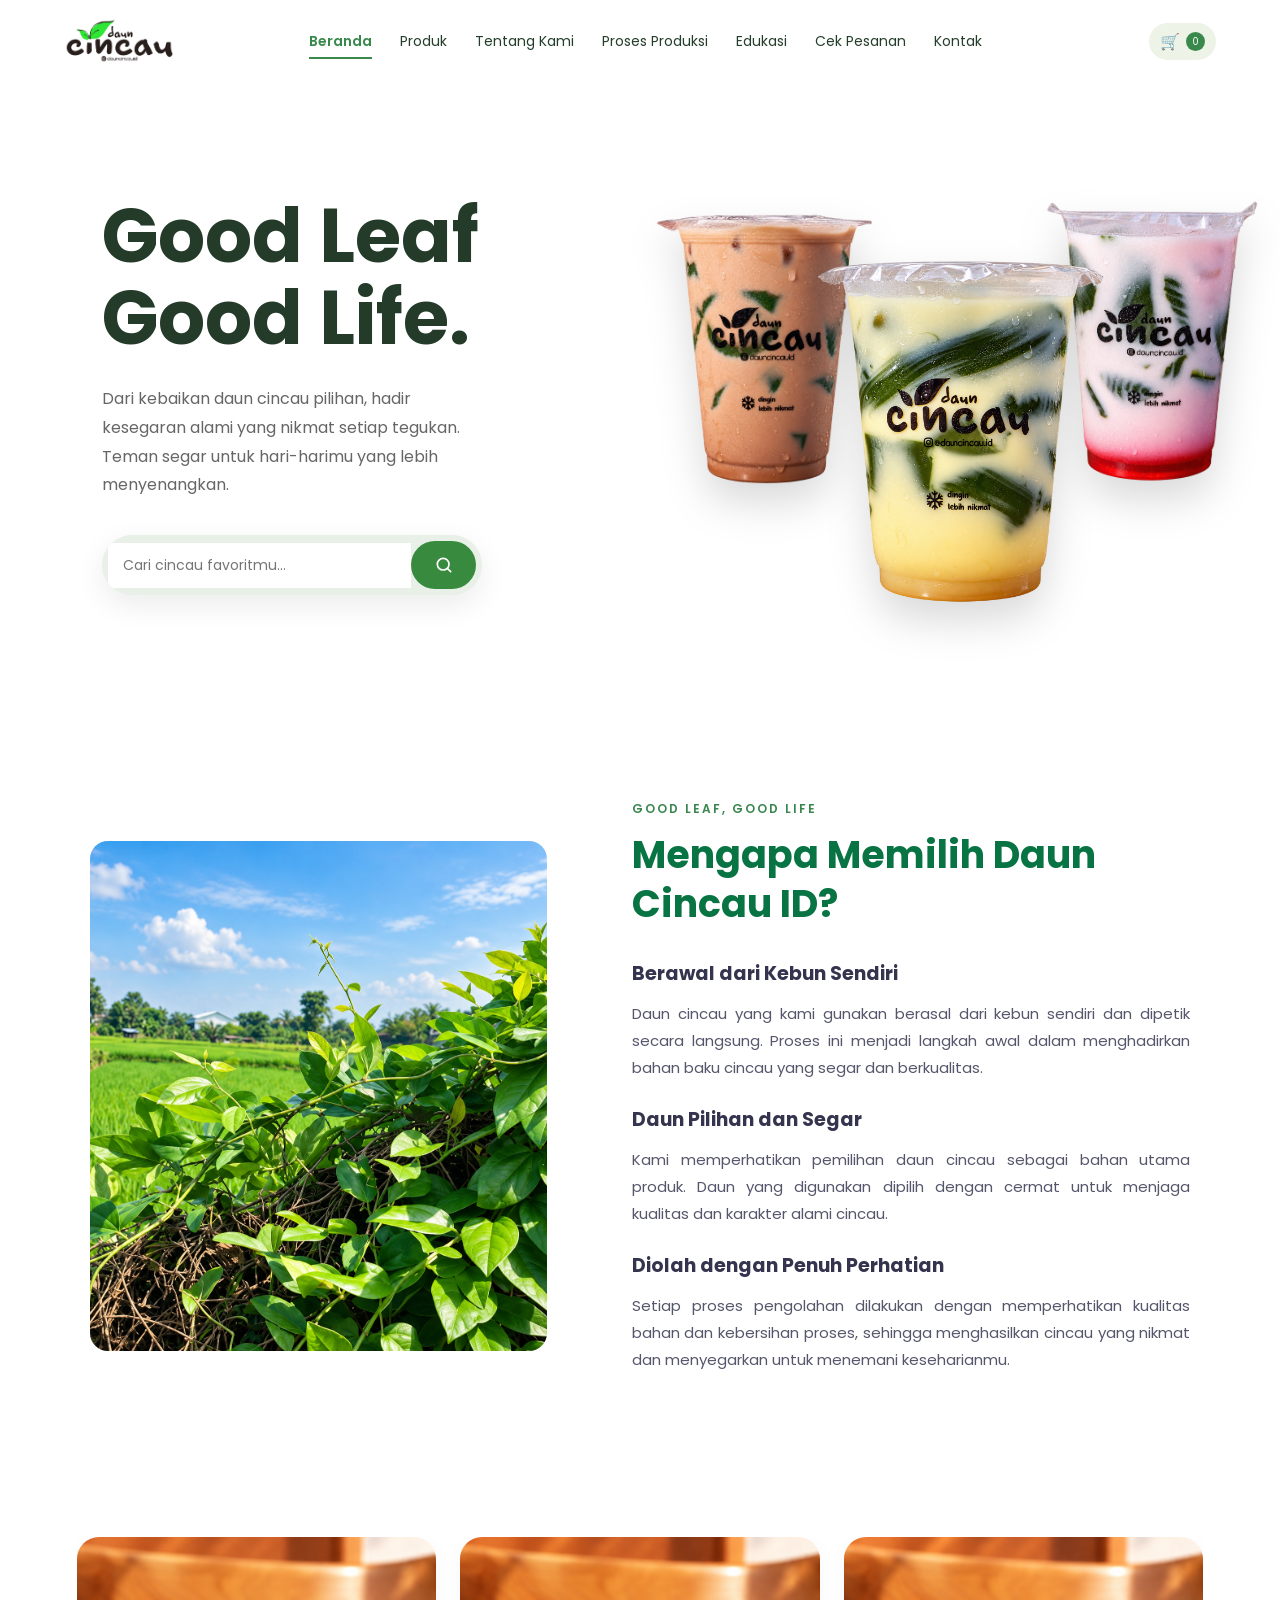
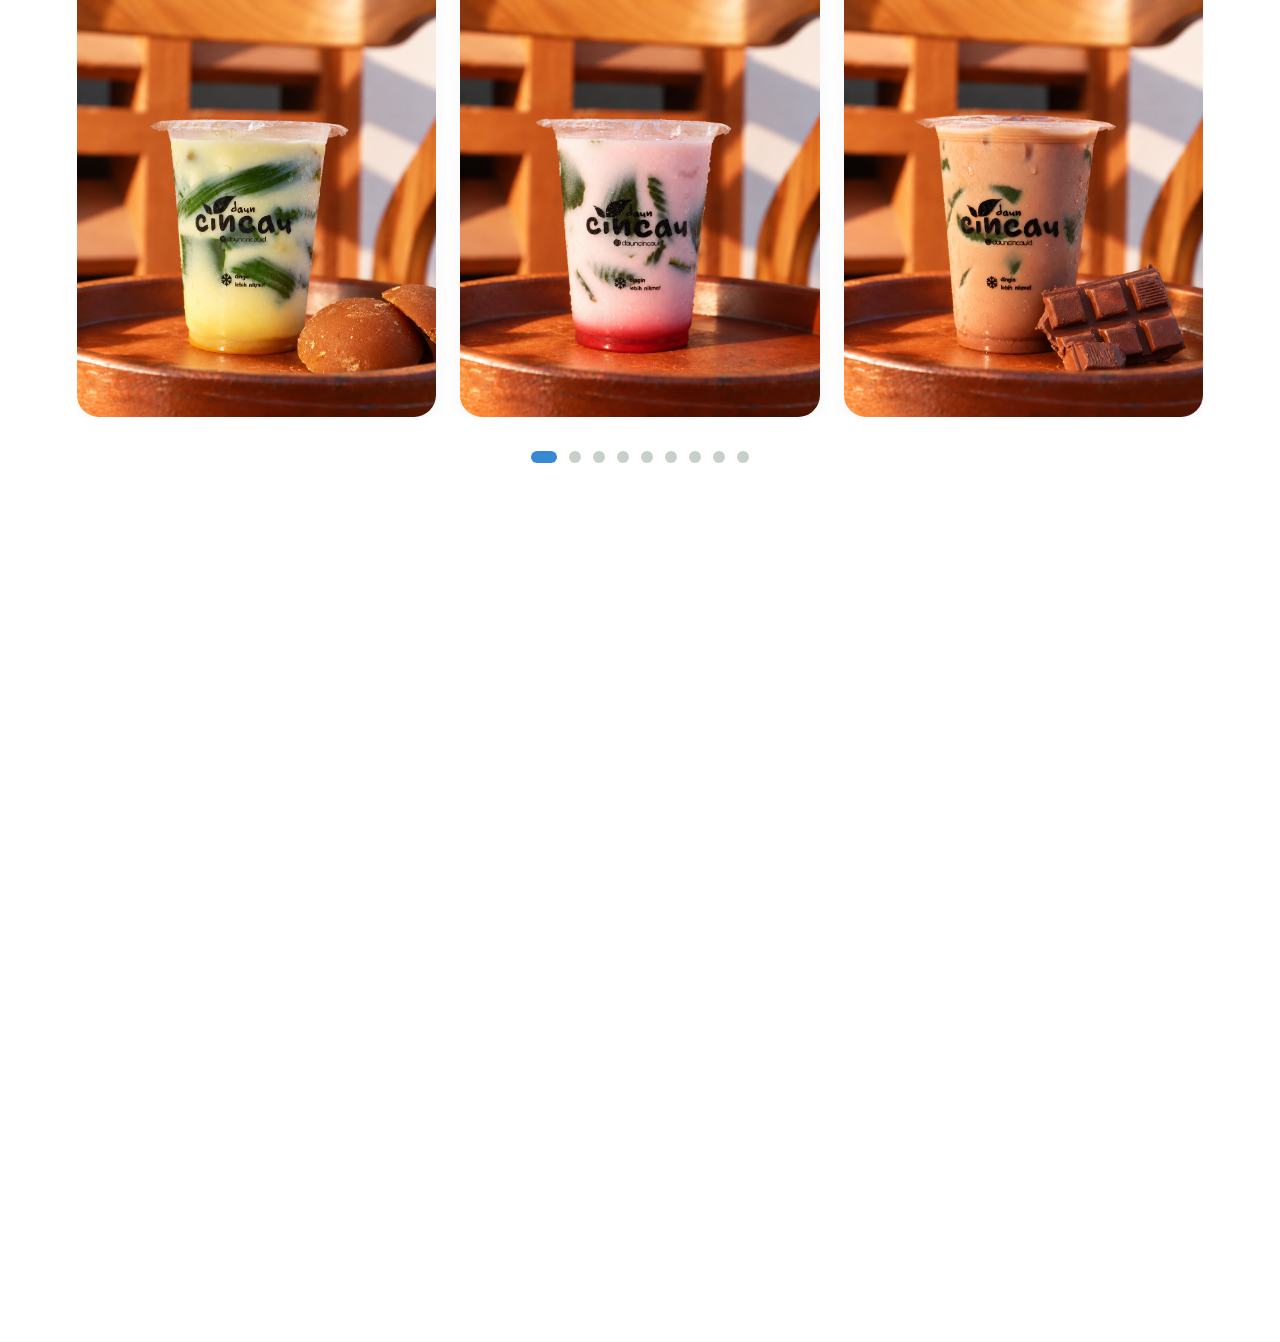
<file: index.html>
<!doctype html>
<html lang="en">
  <head>
    <meta charset="UTF-8" />
    <meta name="viewport" content="width=device-width, initial-scale=1.0" />
    <title>Farmest - Investing in Farm</title>

    <link rel="stylesheet" href="style.css" />
    <link rel="stylesheet" href="navbar.css">

    <link
      href="https://fonts.googleapis.com/css2?family=Playfair+Display:wght@600;700&family=Poppins:wght@300;400;500;600&display=swap"
      rel="stylesheet"
    />
  </head>

  <body>
    
<!-- HEADER BERANDA -->
<header>
  <nav class="navbar">

    <!-- LOGO -->
    <div class="logo">
      <a href="index.html">
        <img src="picture/logodauncincauid.png"
             alt="Logo Daun Cincau ID">
      </a>
    </div>

    <!-- MENU NAVIGASI -->
    <ul class="menu">
      <li><a href="index.html" class="active">Beranda</a></li>
      <li><a href="produk.html">Produk</a></li>
      <li><a href="tentangKami/tentang.html">Tentang Kami</a></li>
      <li><a href="produksiCincau/produksi.html">Proses Produksi</a></li>
      <li><a href="edukasiCincau/edukasi.html">Edukasi</a></li>
      <li><a href="cek-pesanan.html">Cek Pesanan</a></li>
      <li><a href="kontak/kontak.html">Kontak</a></li>
    </ul>

    <!-- AKSI KANAN: KERANJANG -->
      <div class="navbar-actions">

          <button class="product-cart-trigger"
                  id="openCart"
                  type="button"
                  aria-label="Buka keranjang">

              <span class="cart-icon">🛒</span>
              <span class="cart-count" id="cartCount">0</span>

          </button>

      </div>

  </nav>
</header>


    <section class="hero">
      <div class="hero-text">
        <h1>
          Good Leaf <br />
          Good Life.
        </h1>

        <p>
          Dari kebaikan daun cincau pilihan, hadir kesegaran alami yang nikmat
          setiap tegukan. Teman segar untuk hari-harimu yang lebih menyenangkan.
        </p>

        <div class="search-box">
            <input type="text" placeholder="Cari cincau favoritmu..." />

            <button type="button" aria-label="Cari">
              <svg
                xmlns="http://www.w3.org/2000/svg"
                width="22"
                height="22"
                viewBox="0 0 24 24"
                fill="none"
                stroke="currentColor"
                stroke-width="2"
                stroke-linecap="round"
                stroke-linejoin="round"
              >
                <circle cx="11" cy="11" r="7"></circle>
                <path d="m20 20-4-4"></path>
              </svg>
            </button>
          </div>
        </div>
      </div>

      <div class="hero-image">
        <img class="product product2" src="picture/cincauMinumCoklat.png" />
        <img class="product product3" src="picture/cincauMinumOriginal.png" />
        <img class="product product4" src="picture/cincauMinumFrambozen.png" />
      </div>
    </section>

    

<!-- =========================
     SECTION KEUNGGULAN DAUN CINCAU
========================= -->
<section class="cincau-benefits" id="Edukasi">

  <div class="benefits-container">

    <!-- FOTO SEBELAH KIRI -->
    <div class="benefits-image">
      <img
        src="picture/lahandauncincau.png"
        alt="Daun cincau segar dari kebun Daun Cincau ID"
      />
    </div>

    <!-- INFORMASI SEBELAH KANAN -->
    <div class="benefits-content">

      <span class="benefits-tag">GOOD LEAF, GOOD LIFE</span>

      <h2>Mengapa Memilih Daun Cincau ID?</h2>

      <div class="benefit-item">
        <h3>Berawal dari Kebun Sendiri</h3>
        <p>
          Daun cincau yang kami gunakan berasal dari kebun sendiri
          dan dipetik secara langsung. Proses ini menjadi langkah
          awal dalam menghadirkan bahan baku cincau yang segar
          dan berkualitas.
        </p>
      </div>

      <div class="benefit-item">
        <h3>Daun Pilihan dan Segar</h3>
        <p>
          Kami memperhatikan pemilihan daun cincau sebagai bahan
          utama produk. Daun yang digunakan dipilih dengan cermat
          untuk menjaga kualitas dan karakter alami cincau.
        </p>
      </div>

      <div class="benefit-item">
        <h3>Diolah dengan Penuh Perhatian</h3>
        <p>
          Setiap proses pengolahan dilakukan dengan memperhatikan
          kualitas bahan dan kebersihan proses, sehingga menghasilkan
          cincau yang nikmat dan menyegarkan untuk menemani
          keseharianmu.
        </p>
      </div>

    </div>

  </div>

</section>






<!-- =========================
     PRODUCT CAROUSEL
========================= -->

<section class="product-gallery" id="galeri">

  <div class="gallery-container">

    <div class="gallery-track" id="galleryTrack">

      <!-- FOTO 1 -->
      <div class="gallery-card">
        <img src="picture/SiapMinumOriginal.png" alt="Cincau Original">
      </div>

      <!-- FOTO 2 -->
      <div class="gallery-card">
        <img src="picture/SiapMinumFrambozen.png" alt="Cincau Frambozen">
      </div>

      <!-- FOTO 3 -->
      <div class="gallery-card">
        <img src="picture/SiapMinumCoklat.png" alt="Cincau Cokelat">
      </div>

      <!-- FOTO 4 -->
      <div class="gallery-card">
        <img src="picture/Krimer.png" alt="Produk Daun Cincau">
      </div>

      <!-- FOTO 5 -->
      <div class="gallery-card">
        <img src="picture/KuahOriginal.png" alt="Produk Daun Cincau">
      </div>

      <!-- FOTO 6 -->
      <div class="gallery-card">
        <img src="picture/KuahFrambozen.png" alt="Produk Daun Cincau">
      </div>

      <!-- FOTO 7 -->
      <div class="gallery-card">
        <img src="picture/KuahCoklat.png" alt="Produk Daun Cincau">
      </div>

      <!-- FOTO 8 -->
      <div class="gallery-card">
        <img src="picture/GulaJawaCair.png" alt="Produk Daun Cincau">
      </div>

    </div>

  </div>

  <!-- DOT NAVIGATION -->
  <div class="gallery-dots" id="galleryDots"></div>

</section>



    <!-- BANNER FOTO TOKO -->

    <section class="reference-banner">
      <div class="reference-banner-overlay"></div>

      <div class="reference-banner-content">
        <h2>
          Good Leaf, Good Life.<br />
          Segar dari Alam.
        </h2>

        <a href="tentang.html" class="reference-read-more"> Read More </a>
      </div>
    </section>

    <!-- FOOTER -->
    <footer class="site-footer">
      <!-- LOGO DAN DESKRIPSI -->
      <div class="footer-brand">
        <img
          src="picture/logodauncincauid.png"
          alt="Logo Daun Cincau ID"
          class="footer-logo"
        />

        <p class="footer-description">
          Daun Cincau ID menghadirkan kesegaran cincau hijau untuk menemani
          keseharianmu sejak tahun 2021.
        </p>
      </div>

      <!-- INFORMASI USAHA -->
      <div class="footer-column">
        <h3>Daun Cincau ID</h3>

        <p><strong>Lokasi Usaha</strong></p>
        <p>
          Jalan Babarsari No. 18,<br />
          Caturtunggal, Depok,<br />
          Sleman, Yogyakarta.
        </p>

        <br />

        <p><strong>Jam Operasional</strong></p>
        <p>Senin–Minggu: 07.30–21.00 WIB</p>
      </div>

      <!-- MENU -->
      <div class="footer-column">
        <h3>Menu Utama</h3>

        <a href="#beranda">Beranda</a>
        <a href="tentang.html">Tentang Kami</a>
        <a href="produk.html">Produk</a>
        <a href="produksi.html">Proses Produksi</a>
        <a href="edukasi.html">Edukasi</a>
        <a href="kontak.html">Kontak</a>
      </div>

      <!-- TOKO ONLINE -->
      <div class="footer-column">
        <h3>Pemesanan Online</h3>

        <a
          href="https://take.app/id/dauncincauid"
          target="_blank"
          rel="noopener noreferrer"
        >
          Official Webstore
        </a>

        <a
          href="https://shopee.co.id/"
          target="_blank"
          rel="noopener noreferrer"
        >
          Shopee
        </a>

        <a
          href="https://www.tokopedia.com/"
          target="_blank"
          rel="noopener noreferrer"
        >
          Tokopedia
        </a>

        <a
          href="https://www.instagram.com/dauncincauid/"
          target="_blank"
          rel="noopener noreferrer"
        >
          Instagram
        </a>
      </div>
    </footer>

    <!-- COPYRIGHT -->
    <div class="footer-bottom">
      <p>Daun Cincau ID © 2026. All Rights Reserved.</p>

      <div class="footer-socials">
        <a
          href="https://www.instagram.com/dauncincauid/"
          target="_blank"
          rel="noopener noreferrer"
        >
          Instagram
        </a>

        <a
          href="https://wa.me/6281336544622"
          target="_blank"
          rel="noopener noreferrer"
        >
          WhatsApp
        </a>
      </div>
    </div>
    
<script src="script.js"></script>

<script>
(() => {
  const header = document.querySelector("header");
  if (!header) return;

  let lastY = window.scrollY;
  let ticking = false;

  window.addEventListener("scroll", () => {
    if (ticking) return;
    ticking = true;

    requestAnimationFrame(() => {
      const currentY = window.scrollY;
      const difference = currentY - lastY;

      if (currentY < 50 || difference < -3) {
        header.classList.remove("header-hidden");
      } else if (difference > 3) {
        header.classList.add("header-hidden");
      }

      lastY = currentY;
      ticking = false;
    });
  }, { passive: true });
})();
</script>

</body>
</html>
</file>
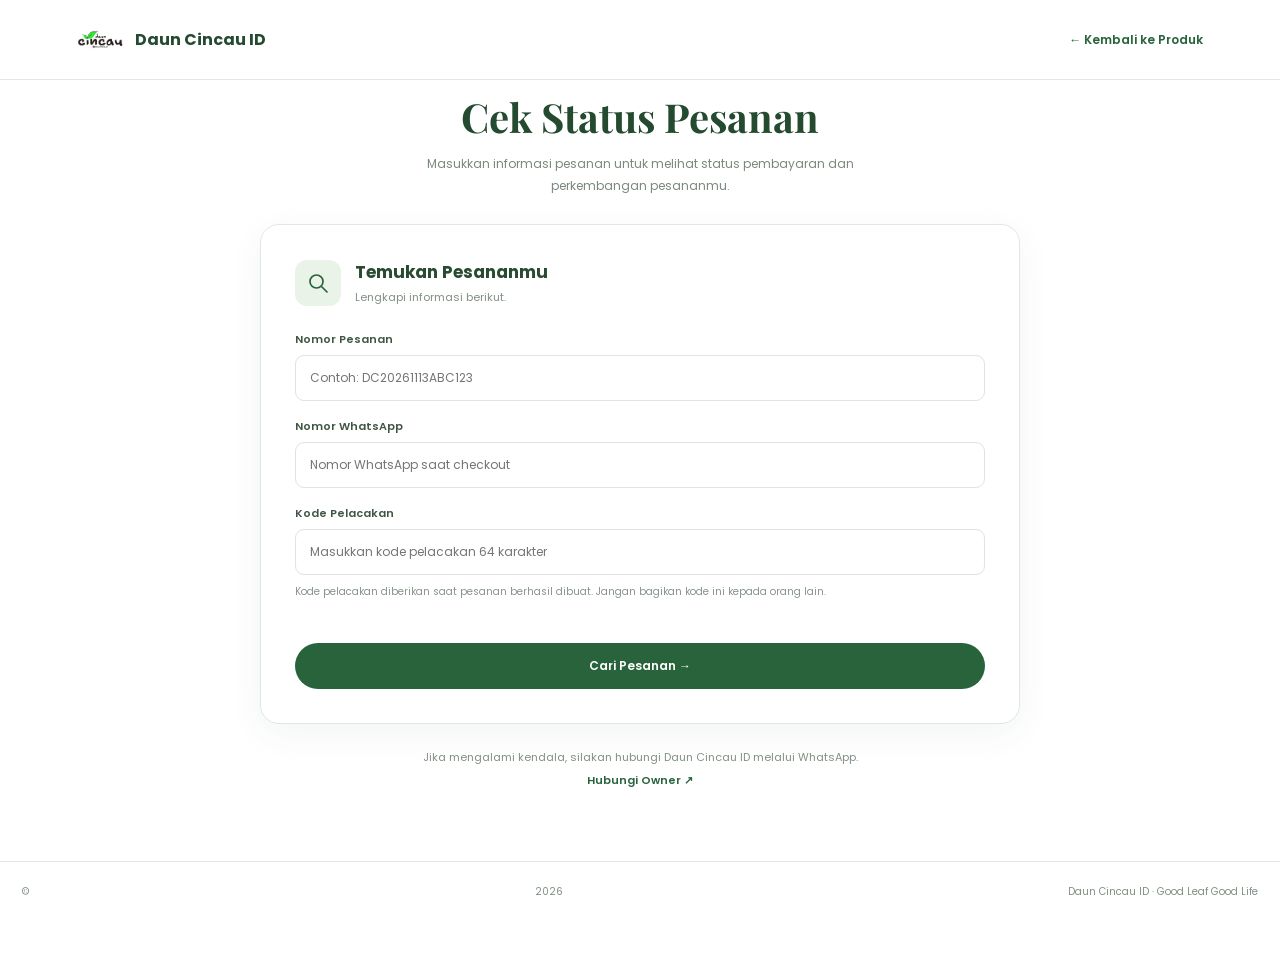
<file: cek-pesanan.html>
<!DOCTYPE html>
<html lang="id">
<head>
    <meta charset="UTF-8">
    <meta name="viewport" content="width=device-width, initial-scale=1.0">

    <title>Cek Pesanan - Daun Cincau ID</title>

    <link rel="stylesheet" href="style.css">
    <link rel="stylesheet" href="cek-pesanan.css">

    <link href="https://fonts.googleapis.com/css2?family=Playfair+Display:wght@600;700&family=Poppins:wght@300;400;500;600;700&display=swap" rel="stylesheet">
</head>

<body class="tracking-page">

<header class="tracking-header">

    <a href="index.html" class="tracking-brand">
        <img src="picture/logodauncincauid.png" alt="Daun Cincau ID">
        <span>Daun Cincau ID</span>
    </a>

    <a href="produk.html" class="tracking-back">
        ← Kembali ke Produk
    </a>

</header>


<main class="tracking-main">

    <section class="tracking-intro">

        <span class="tracking-eyebrow">
            ORDER TRACKING
        </span>

        <h1>Cek Status Pesanan</h1>

        <p>
            Masukkan informasi pesanan untuk melihat
            status pembayaran dan perkembangan pesananmu.
        </p>

    </section>


    <!-- FORM PENCARIAN -->
    <section class="tracking-card">

        <div class="tracking-card-heading">

            <div class="tracking-icon">
                <svg viewBox="0 0 24 24" fill="none"
                     stroke="currentColor" stroke-width="1.7"
                     stroke-linecap="round" stroke-linejoin="round">

                    <circle cx="10.5" cy="10.5" r="6.5"/>
                    <path d="m16 16 5 5"/>

                </svg>
            </div>

            <div>
                <h2>Temukan Pesananmu</h2>
                <p>Lengkapi informasi berikut.</p>
            </div>

        </div>


        <form id="trackingForm">

            <label for="trackingOrderCode">
                Nomor Pesanan
            </label>

            <input
                type="text"
                id="trackingOrderCode"
                placeholder="Contoh: DC20261113ABC123"
                required
            >

            <label for="trackingPhone">
                Nomor WhatsApp
            </label>

            <input
                type="tel"
                id="trackingPhone"
                placeholder="Nomor WhatsApp saat checkout"
                required
            >

            <label for="trackingToken">
                Kode Pelacakan
            </label>

            <input
                type="text"
                id="trackingToken"
                placeholder="Masukkan kode pelacakan 64 karakter"
                minlength="64"
                maxlength="64"
                required
            >

            <small class="tracking-hint">
                Kode pelacakan diberikan saat pesanan berhasil dibuat.
                Jangan bagikan kode ini kepada orang lain.
            </small>

            <p id="trackingError" class="tracking-error"></p>

            <button
                type="submit"
                id="trackingSubmit"
                class="tracking-submit"
            >
                Cari Pesanan →
            </button>

        </form>

    </section>


    <!-- HASIL PENCARIAN -->
    <section
        id="trackingResult"
        class="tracking-result"
        hidden
    >

        <div class="tracking-card result-card">

            <div class="result-heading">

                <div>
                    <span class="tracking-eyebrow">
                        DETAIL PESANAN
                    </span>

                    <h2 id="resultOrderCode">-</h2>
                </div>

                <span
                    id="resultPaymentBadge"
                    class="tracking-badge"
                >
                    PENDING
                </span>

            </div>


            <div class="result-total">

                <span>Total Pembayaran</span>

                <strong id="resultTotal">
                    Rp0
                </strong>

            </div>


            <div class="result-customer">

                <div>
                    <span>Nama Pelanggan</span>
                    <strong id="resultCustomer">-</strong>
                </div>

                <div>
                    <span>Tanggal Pesanan</span>
                    <strong id="resultDate">-</strong>
                </div>

                <div>
                    <span>Metode Pembayaran</span>
                    <strong>QRIS Statis</strong>
                </div>

            </div>


            <div id="resultStatusBox" class="result-status-box">

                <h3 id="resultStatusTitle">
                    Menunggu Pembayaran
                </h3>

                <p id="resultStatusDescription">
                    Pesanan sedang menunggu pembayaran.
                </p>

            </div>


            <h3 class="result-section-title">
                Rincian Paket
            </h3>

            <div id="resultItems"></div>


            <h3 class="result-section-title">
                Perkembangan Pesanan
            </h3>

            <div id="resultTimeline" class="result-timeline"></div>


            <button
                type="button"
                id="refreshTracking"
                class="tracking-refresh"
            >
                <span>↻</span> Perbarui Status Pesanan
            </button>

        </div>

    </section>


    <div class="tracking-footer-note">
        <p>
            Jika mengalami kendala, silakan hubungi
            Daun Cincau ID melalui WhatsApp.
        </p>

        <a
            href="https://wa.me/6281336544622"
            target="_blank"
            rel="noopener noreferrer"
        >
            Hubungi Owner ↗
        </a>
    </div>

</main>


<footer class="tracking-footer">

    © <span id="trackingYear"></span>
    Daun Cincau ID · Good Leaf Good Life

</footer>


<script src="cek-pesanan.js"></script>

</body>
</html>
</file>
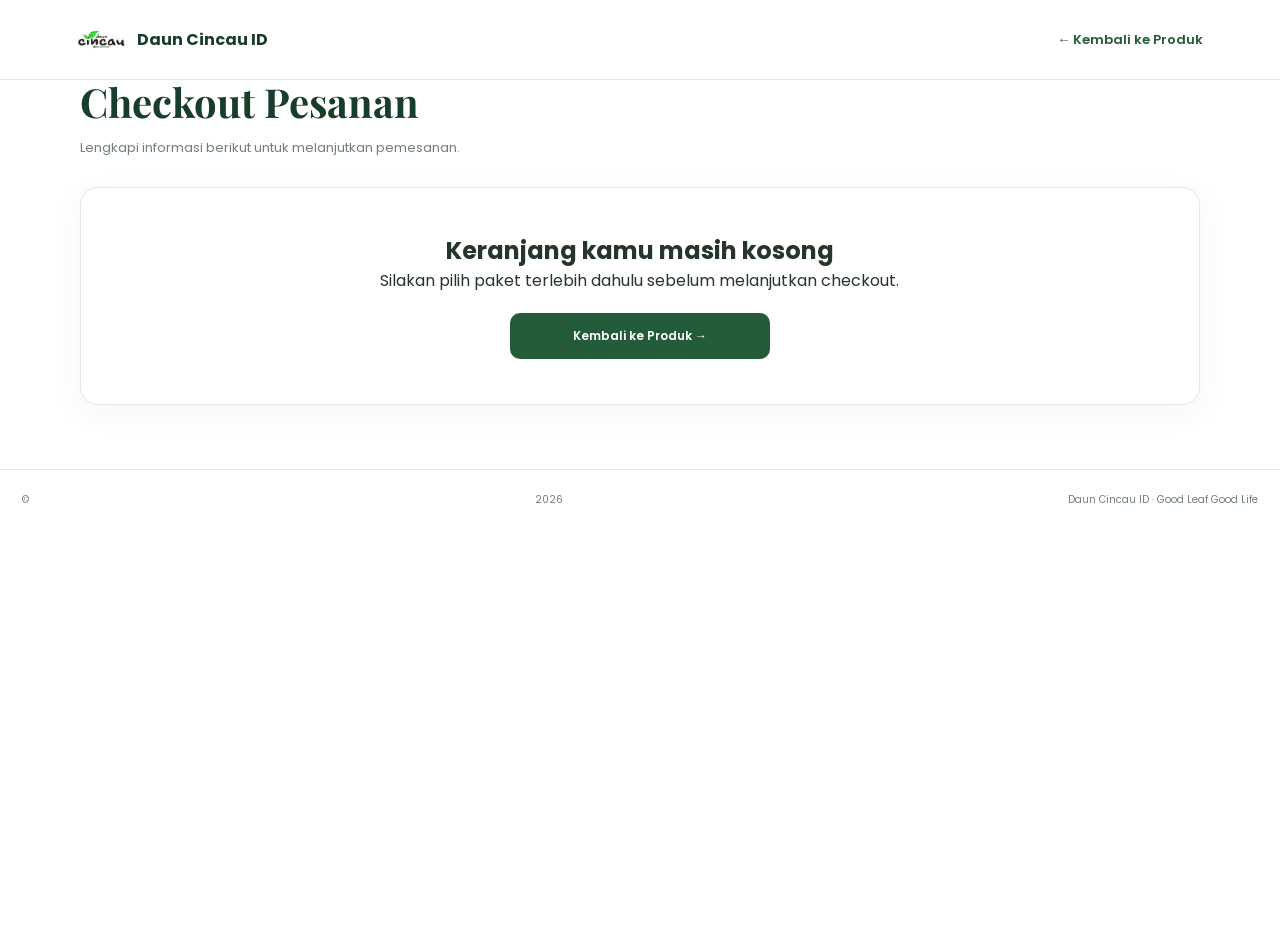
<file: checkout.html>
<!DOCTYPE html>
<html lang="id">
<head>
    <meta charset="UTF-8">
    <meta name="viewport" content="width=device-width, initial-scale=1.0">

    <title>Checkout - Daun Cincau ID</title>

    <link rel="stylesheet" href="style.css">
    <link rel="stylesheet" href="checkout.css">

    <link href="https://fonts.googleapis.com/css2?family=Playfair+Display:wght@600;700&family=Poppins:wght@300;400;500;600;700&display=swap" rel="stylesheet">
</head>

<body class="checkout-page">

<header class="checkout-header">
    <a href="produk.html" class="checkout-brand">
        <img src="picture/logodauncincauid.png" alt="Logo Daun Cincau">
        <span>Daun Cincau ID</span>
    </a>

    <a href="produk.html" class="back-to-shop">
        ← Kembali ke Produk
    </a>
</header>

<main class="checkout-main">

    <div class="checkout-heading">
        <span class="checkout-eyebrow">PEMESANAN PAKET</span>
        <h1 id="pageTitle">Checkout Pesanan</h1>
        <p id="pageSubtitle">
            Lengkapi informasi berikut untuk melanjutkan pemesanan.
        </p>
    </div>

    <!-- FORM CHECKOUT -->
    <section id="checkoutFormSection" class="checkout-layout">

        <form id="customerForm" class="checkout-card customer-form">

            <div class="card-heading">
                <span class="step-number">1</span>
                <div>
                    <h2>Informasi Pelanggan</h2>
                    <p>Masukkan data pelanggan dengan benar.</p>
                </div>
            </div>

            <label for="customerName">
                Nama Lengkap <span>*</span>
            </label>

            <input
                type="text"
                id="customerName"
                placeholder="Masukkan nama lengkap"
                required
            >

            <label for="customerPhone">
                Nomor WhatsApp <span>*</span>
            </label>

            <input
                type="tel"
                id="customerPhone"
                placeholder="Contoh: 081234567890"
                required
            >

            <small class="field-hint">
                Gunakan nomor WhatsApp yang aktif.
            </small>

            <label for="customerAddress">
                Alamat Pengiriman / Pengambilan <span>*</span>
            </label>

            <textarea
                id="customerAddress"
                rows="3"
                placeholder="Masukkan alamat lengkap atau tulis Ambil di outlet"
                required
            ></textarea>

            <label for="customerNote">
                Catatan Pesanan <small>(Opsional)</small>
            </label>

            <textarea
                id="customerNote"
                rows="2"
                placeholder="Catatan tambahan untuk pesanan"
            ></textarea>

            <div class="payment-method-preview">
                <div class="payment-method-icon">▦</div>

                <div>
                    <strong>Metode Pembayaran</strong>
                    <span>QRIS Statis</span>
                </div>

                <span class="selected-label">Dipilih</span>
            </div>

            <p class="form-error" id="formError"></p>

            <button type="submit" class="primary-checkout-btn">
                Buat Pesanan & Lanjut Bayar →
            </button>

            <p class="secure-note">
                Pesanan akan menunggu pembayaran sebelum diverifikasi owner.
            </p>

        </form>

        <!-- RINGKASAN PESANAN -->
        <aside class="checkout-card order-summary-card">

            <div class="card-heading">
                <span class="summary-icon">🛒</span>

                <div>
                    <h2>Ringkasan Pesanan</h2>
                    <p>Periksa kembali paket pilihanmu.</p>
                </div>
            </div>

            <div id="checkoutItems" class="checkout-items"></div>

            <div class="summary-total-row">
                <span>Subtotal</span>
                <strong id="checkoutSubtotal">Rp0</strong>
            </div>

            <div class="summary-total-row grand-total">
                <span>Total Pembayaran</span>
                <strong id="checkoutTotal">Rp0</strong>
            </div>

            <p class="summary-disclaimer">
                Biaya pengiriman (jika ada) akan dikonfirmasi owner.
            </p>

        </aside>

    </section>


    <!-- HALAMAN PEMBAYARAN -->
    <section id="paymentSection" class="payment-layout" hidden>

        <div class="checkout-card payment-instruction-card">

            <div class="payment-status-label">
                <span class="status-dot"></span>
                Menunggu Pembayaran
            </div>

            <h2>Selesaikan Pembayaran</h2>

            <p>
                Silakan scan QRIS berikut menggunakan aplikasi
                mobile banking atau e-wallet.
            </p>

            <!-- GAMBAR QRIS -->
            <div class="qris-frame">

                <div class="qris-merchant">
                    DAUN CINCAU ID
                </div>

                <img
                    src="picture/qris-dauncincau.jpeg"
                    id="qrisImage"
                    alt="QRIS Daun Cincau ID"
                >

                <span class="qris-caption">
                    QRIS STATIS
                </span>

            </div>

            <div class="payment-amount-box">
                <span>Total yang harus dibayar</span>
                <strong id="paymentTotal">Rp0</strong>
                <small>Masukkan nominal sesuai total pesanan.</small>
            </div>

            <ol class="payment-steps">
                <li>Buka aplikasi mobile banking atau e-wallet.</li>
                <li>Pilih menu Scan QRIS dan pindai kode di atas.</li>
                <li>Masukkan nominal sesuai total pembayaran.</li>
                <li>Periksa nama merchant dan nominal transaksi.</li>
                <li>Selesaikan pembayaran.</li>
                <li>Informasikan pembayaran kepada owner.</li>
            </ol>

            <button
                type="button"
                id="notifyOwnerBtn"
                class="primary-checkout-btn"
            >
                Saya Sudah Membayar – Hubungi Owner ↗
            </button>

            <p class="secure-note">
                Pembayaran belum otomatis dinyatakan lunas.
                Owner akan memeriksa transaksi terlebih dahulu.
            </p>

        </div>


        <!-- INFORMASI PESANAN -->
        <aside class="checkout-card payment-order-card">

            <div class="card-heading">
                <span class="step-number">2</span>

                <div>
                    <h2>Informasi Pesanan</h2>
                    <p>Simpan nomor pesanan berikut.</p>
                </div>
            </div>

            
            <div class="order-number-box">
                <span>Nomor Pesanan</span>
                <strong id="paymentOrderNumber">-</strong>
            </div>

            <!-- KODE PELACAKAN -->
            <div class="tracking-token-box">

                <div>
                    <span>Kode Pelacakan Pesanan</span>

                    <strong id="paymentTrackingToken">
                        -
                    </strong>
                </div>

                <button
                    type="button"
                    id="copyTrackingToken"
                >
                    Salin Kode
                </button>

            </div>

            <p class="tracking-token-note">
                Simpan kode pelacakan ini. Kamu akan membutuhkannya
                untuk mengecek status pesanan.
            </p>

            <a
                href="cek-pesanan.html"
                class="open-tracking-page"
            >
                Lihat Status Pesanan →
            </a>


            <div
                id="paymentCustomerDetails"
                class="payment-customer-details"
            ></div>

            <div
                id="paymentItems"
                class="checkout-items"
            ></div>

            <div class="summary-total-row grand-total">
                <span>Total Pembayaran</span>
                <strong id="paymentSummaryTotal">Rp0</strong>
            </div>

            <div class="pending-info">
                <strong>Status: PENDING</strong>

                <span>
                    Pesanan akan diproses setelah pembayaran
                    diperiksa dan dikonfirmasi owner.
                </span>
            </div>

            <button
                type="button"
                id="backToProductsBtn"
                class="secondary-checkout-btn"
            >
                Kembali ke Produk
            </button>

        </aside>

    </section>

</main>

<footer class="checkout-footer">
    © <span id="currentYear"></span>
    Daun Cincau ID · Good Leaf Good Life
</footer>

<script src="checkout.js"></script>

</body>
</html>
</file>
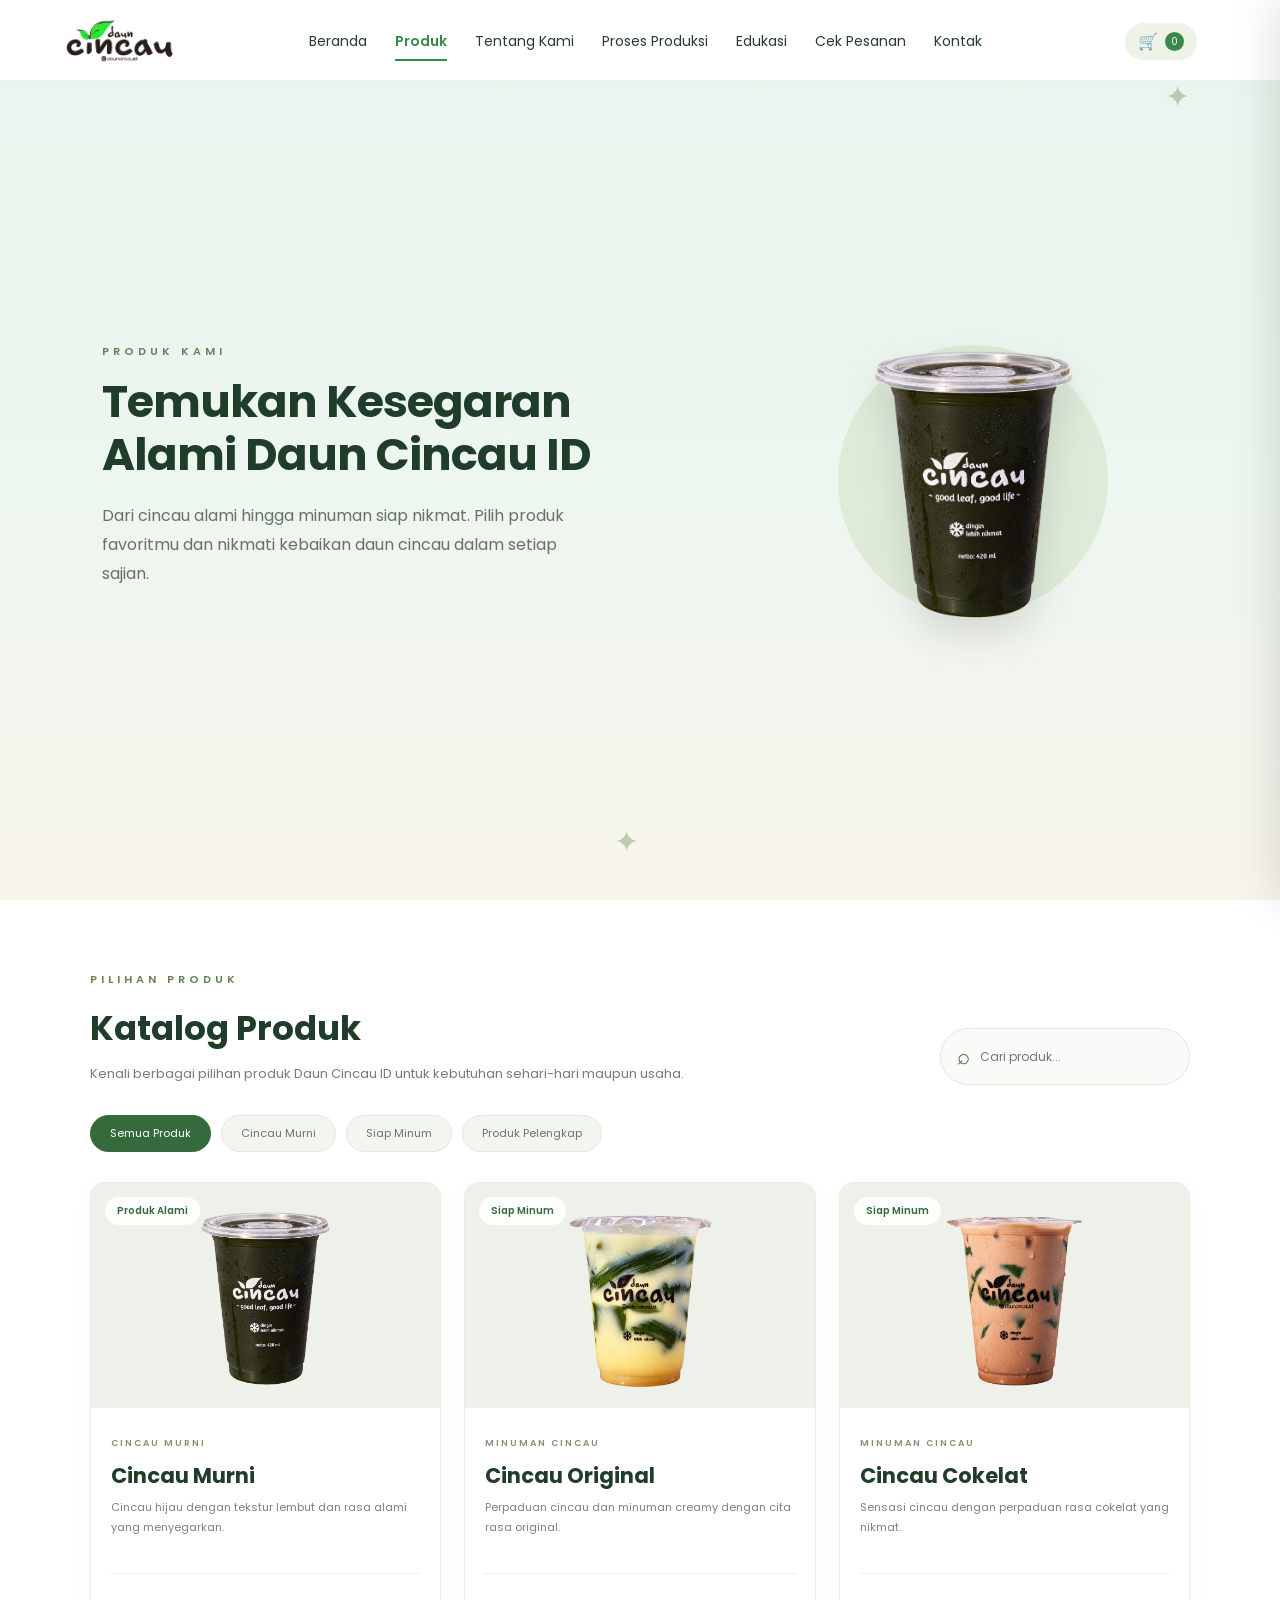
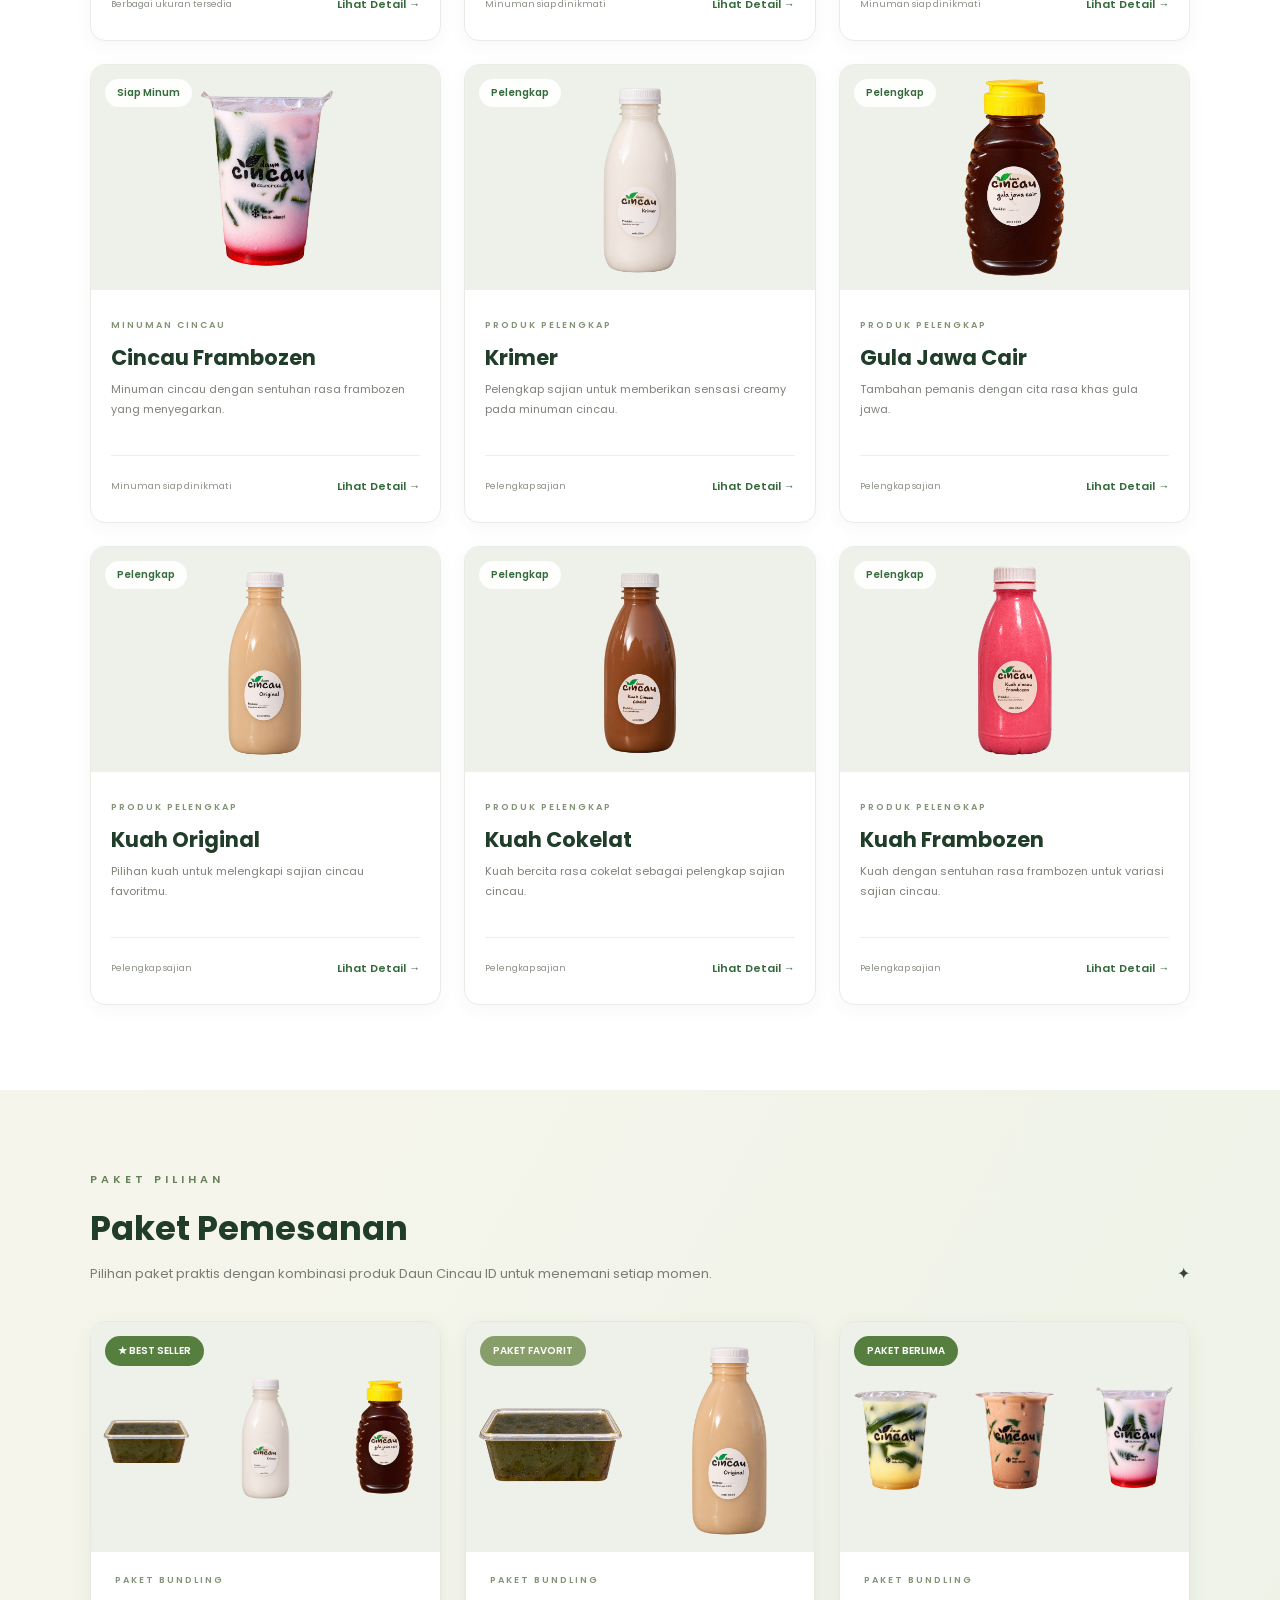
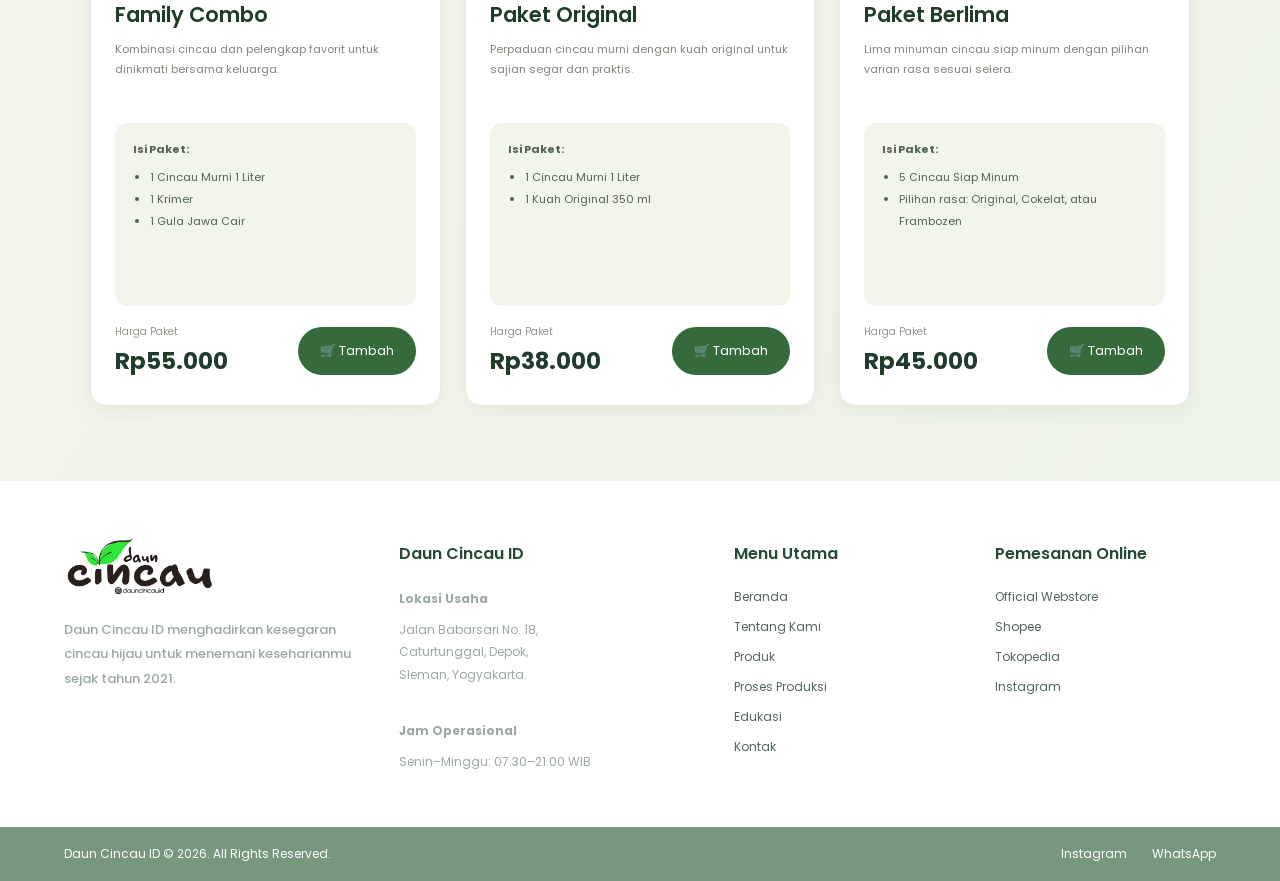
<file: produk.html>
<!doctype html>
<html lang="id">
  <head>
    <meta charset="UTF-8" />
    <meta name="viewport" content="width=device-width, initial-scale=1.0" />

    <title>Produk - Daun Cincau ID</title>

  <link rel="stylesheet" href="style.css">
  <link rel="stylesheet" href="produk.css">
  <link rel="stylesheet" href="navbar.css">

  <link
    href="https://fonts.googleapis.com/css2?family=Playfair+Display:wght@600;700&family=Poppins:wght@300;400;500;600&display=swap"
    rel="stylesheet"
  />

</head>
    <link rel="stylesheet" href="style.css" />
    <link rel="stylesheet" href="produk.css" />

    <link
      href="https://fonts.googleapis.com/css2?family=Playfair+Display:wght@600;700&family=Poppins:wght@300;400;500;600&display=swap"
      rel="stylesheet"
    />
  </head>

  <body>
    <!-- NAVBAR -->
    <header>
      <nav class="navbar">
        <div class="logo">
          <img src="picture/logodauncincauid.png" alt="Daun Cincau ID" />
        </div>

  <!-- NAVBAR -->
  <header>
  <nav class="navbar">

    <!-- LOGO -->
    <div class="logo">
      <a href="index.html">
        <img src="picture/logodauncincauid.png"
             alt="Logo Daun Cincau ID">
      </a>
    </div>

    <!-- MENU NAVIGASI -->
    <ul class="menu">
      <li><a href="index.html">Beranda</a></li>
      <li><a href="produk.html" class="active">Produk</a></li>
      <li><a href="tentangKami/tentang.html">Tentang Kami</a></li>
      <li><a href="produksiCincau/produksi.html">Proses Produksi</a></li>
      <li><a href="edukasiCincau/edukasi.html">Edukasi</a></li>
      <li><a href="cek-pesanan.html">Cek Pesanan</a></li>
      <li><a href="kontak/kontak.html">Kontak</a></li>
    </ul>

    <!-- AKSI KANAN: KERANJANG -->
      <div class="navbar-actions">

          <button class="product-cart-trigger"
                  id="openCart"
                  type="button"
                  aria-label="Buka keranjang">

              <span class="cart-icon">🛒</span>
              <span class="cart-count" id="cartCount">0</span>

          </button>

      </div>

  </nav>
</header>
        <ul class="menu">
          <li><a href="index.html">Beranda</a></li>
          <li><a href="produk.html" class="active">Produk</a></li>
          <li><a href="tentangKami/tentang.html">Tentang Kami</a></li>
          <li><a href="produksiCincau/produksi.html">Proses Produksi</a></li>
          <li><a href="edukasiCincau/edukasi.html">Edukasi</a></li>
          <li><a href="cek-pesanan.html">Cek Pesanan</a></li>
          <li><a href="kontak/kontak.html">Kontak</a></li>
        </ul>

        <button
          class="product-cart-trigger"
          id="openCart"
          aria-label="Buka keranjang"
        >
          <span class="cart-icon">🛒</span>
          <span class="cart-count" id="cartCount">0</span>
        </button>
      </nav>
    </header>

    <!-- HERO PRODUK -->
    <section class="product-hero">
      <div class="product-hero-content">
        <span class="product-eyebrow">PRODUK KAMI</span>

        <h1>
          Temukan Kesegaran<br />
          Alami Daun Cincau ID
        </h1>

        <p>
          Dari cincau alami hingga minuman siap nikmat. Pilih produk favoritmu
          dan nikmati kebaikan daun cincau dalam setiap sajian.
        </p>
      </div>

      <div class="product-hero-image">
        <img src="picture/Cincau420ml.png" alt="Produk Cincau Daun Cincau ID" />
        <div class="hero-decoration"></div>
      </div>

      <div class="product-hero-leaf leaf-one">✦</div>
      <div class="product-hero-leaf leaf-two">✦</div>
    </section>

    <!-- KATALOG PRODUK -->
    <section class="product-catalog" id="katalog">
      <div class="product-section-heading">
        <div>
          <span class="section-eyebrow">PILIHAN PRODUK</span>
          <h2>Katalog Produk</h2>
          <p>
            Kenali berbagai pilihan produk Daun Cincau ID untuk kebutuhan
            sehari-hari maupun usaha.
          </p>
        </div>

        <div class="catalog-search">
          <span>⌕</span>
          <input type="text" id="productSearch" placeholder="Cari produk..." />
        </div>
      </div>

      <!-- FILTER KATEGORI -->
      <div class="product-filter">
        <button class="filter-btn active" data-filter="semua">
          Semua Produk
        </button>

        <button class="filter-btn" data-filter="murni">Cincau Murni</button>

        <button class="filter-btn" data-filter="minuman">Siap Minum</button>

        <button class="filter-btn" data-filter="pelengkap">
          Produk Pelengkap
        </button>
      </div>

      <!-- PRODUK -->
      <div class="product-grid" id="productGrid">
        <!-- CINCAU MURNI -->
        <article class="catalog-card" data-category="murni">
          <div class="catalog-image">
            <img src="picture/Cincau420ml.png" alt="Cincau Murni" />
            <span class="catalog-tag">Produk Alami</span>
          </div>

          <div class="catalog-content">
            <span class="catalog-category">CINCAU MURNI</span>

            <h3>Cincau Murni</h3>

            <p>
              Cincau hijau dengan tekstur lembut dan rasa alami yang
              menyegarkan.
            </p>

            <div class="catalog-footer">
              <span>Berbagai ukuran tersedia</span>

              <button
                class="detail-btn"
                data-name="Cincau Murni"
                data-description="Cincau hijau alami dengan tekstur lembut dan rasa khas yang menyegarkan. Tersedia dalam beberapa pilihan ukuran."
              >
                Lihat Detail →
              </button>
            </div>
          </div>
        </article>

        <!-- CINCAU ORIGINAL -->
        <article class="catalog-card" data-category="minuman">
          <div class="catalog-image">
            <img src="picture/cincauMinumOriginal.png" alt="Cincau Original" />
            <span class="catalog-tag">Siap Minum</span>
          </div>

          <div class="catalog-content">
            <span class="catalog-category">MINUMAN CINCAU</span>

            <h3>Cincau Original</h3>

            <p>
              Perpaduan cincau dan minuman creamy dengan cita rasa original.
            </p>

            <div class="catalog-footer">
              <span>Minuman siap dinikmati</span>

              <button
                class="detail-btn"
                data-name="Cincau Original"
                data-description="Minuman cincau siap minum dengan cita rasa original yang lembut dan menyegarkan."
              >
                Lihat Detail →
              </button>
            </div>
          </div>
        </article>

        <!-- CINCAU COKELAT -->
        <article class="catalog-card" data-category="minuman">
          <div class="catalog-image">
            <img src="picture/cincauMinumCoklat.png" alt="Cincau Cokelat" />
            <span class="catalog-tag">Siap Minum</span>
          </div>

          <div class="catalog-content">
            <span class="catalog-category">MINUMAN CINCAU</span>

            <h3>Cincau Cokelat</h3>

            <p>Sensasi cincau dengan perpaduan rasa cokelat yang nikmat.</p>

            <div class="catalog-footer">
              <span>Minuman siap dinikmati</span>

              <button
                class="detail-btn"
                data-name="Cincau Cokelat"
                data-description="Minuman cincau dengan perpaduan rasa cokelat yang nikmat untuk menemani aktivitasmu."
              >
                Lihat Detail →
              </button>
            </div>
          </div>
        </article>

        <!-- CINCAU FRAMBOZEN -->
        <article class="catalog-card" data-category="minuman">
          <div class="catalog-image">
            <img
              src="picture/cincauMinumFrambozen.png"
              alt="Cincau Frambozen"
            />
            <span class="catalog-tag">Siap Minum</span>
          </div>

          <div class="catalog-content">
            <span class="catalog-category">MINUMAN CINCAU</span>

            <h3>Cincau Frambozen</h3>

            <p>
              Minuman cincau dengan sentuhan rasa frambozen yang menyegarkan.
            </p>

            <div class="catalog-footer">
              <span>Minuman siap dinikmati</span>

              <button
                class="detail-btn"
                data-name="Cincau Frambozen"
                data-description="Minuman cincau dengan perpaduan rasa frambozen yang memberikan sensasi segar."
              >
                Lihat Detail →
              </button>
            </div>
          </div>
        </article>

        <!-- KRIMER -->
        <article class="catalog-card" data-category="pelengkap">
          <div class="catalog-image">
            <img src="picture/Krimer2.png" alt="Krimer" />
            <span class="catalog-tag">Pelengkap</span>
          </div>

          <div class="catalog-content">
            <span class="catalog-category">PRODUK PELENGKAP</span>

            <h3>Krimer</h3>

            <p>
              Pelengkap sajian untuk memberikan sensasi creamy pada minuman
              cincau.
            </p>

            <div class="catalog-footer">
              <span>Pelengkap sajian</span>

              <button
                class="detail-btn"
                data-name="Krimer"
                data-description="Krimer sebagai pelengkap sajian cincau dan minuman favoritmu."
              >
                Lihat Detail →
              </button>
            </div>
          </div>
        </article>

        <!-- GULA JAWA -->
        <article class="catalog-card" data-category="pelengkap">
          <div class="catalog-image">
            <img src="picture/GulaJawa2.png" alt="Gula Jawa Cair" />
            <span class="catalog-tag">Pelengkap</span>
          </div>

          <div class="catalog-content">
            <span class="catalog-category">PRODUK PELENGKAP</span>

            <h3>Gula Jawa Cair</h3>

            <p>Tambahan pemanis dengan cita rasa khas gula jawa.</p>

            <div class="catalog-footer">
              <span>Pelengkap sajian</span>

              <button
                class="detail-btn"
                data-name="Gula Jawa Cair"
                data-description="Gula jawa cair sebagai pelengkap sajian cincau dengan cita rasa manis khas gula jawa."
              >
                Lihat Detail →
              </button>
            </div>
          </div>
        </article>

        <!-- KUAH ORIGINAL -->
        <article class="catalog-card" data-category="pelengkap">
          <div class="catalog-image">
            <img src="picture/KuahOriginal2.png" alt="Kuah Original" />
            <span class="catalog-tag">Pelengkap</span>
          </div>

          <div class="catalog-content">
            <span class="catalog-category">PRODUK PELENGKAP</span>

            <h3>Kuah Original</h3>

            <p>Pilihan kuah untuk melengkapi sajian cincau favoritmu.</p>

            <div class="catalog-footer">
              <span>Pelengkap sajian</span>

              <button
                class="detail-btn"
                data-name="Kuah Original"
                data-description="Kuah original untuk melengkapi sajian cincau."
              >
                Lihat Detail →
              </button>
            </div>
          </div>
        </article>

        <!-- KUAH COKELAT -->
        <article class="catalog-card" data-category="pelengkap">
          <div class="catalog-image">
            <img src="picture/KuahCoklat2.png" alt="Kuah Cokelat" />
            <span class="catalog-tag">Pelengkap</span>
          </div>

          <div class="catalog-content">
            <span class="catalog-category">PRODUK PELENGKAP</span>

            <h3>Kuah Cokelat</h3>

            <p>Kuah bercita rasa cokelat sebagai pelengkap sajian cincau.</p>

            <div class="catalog-footer">
              <span>Pelengkap sajian</span>

              <button
                class="detail-btn"
                data-name="Kuah Cokelat"
                data-description="Kuah cokelat sebagai variasi pelengkap sajian cincau."
              >
                Lihat Detail →
              </button>
            </div>
          </div>
        </article>

        <!-- KUAH FRAMBOZEN -->
        <article class="catalog-card" data-category="pelengkap">
          <div class="catalog-image">
            <img src="picture/KuahFrambozen2.png" alt="Kuah Frambozen" />
            <span class="catalog-tag">Pelengkap</span>
          </div>

          <div class="catalog-content">
            <span class="catalog-category">PRODUK PELENGKAP</span>

            <h3>Kuah Frambozen</h3>

            <p>
              Kuah dengan sentuhan rasa frambozen untuk variasi sajian cincau.
            </p>

            <div class="catalog-footer">
              <span>Pelengkap sajian</span>

              <button
                class="detail-btn"
                data-name="Kuah Frambozen"
                data-description="Kuah frambozen sebagai pilihan pelengkap sajian cincau."
              >
                Lihat Detail →
              </button>
            </div>
          </div>
        </article>
      </div>

      <p class="no-product" id="noProduct">Produk tidak ditemukan.</p>
    </section>

    <!-- PAKET BUNDLING -->
    <section class="bundling-section" id="bundling">
      <div class="bundling-heading">
        <div>
          <span class="section-eyebrow">PAKET PILIHAN</span>
          <h2>Paket Pemesanan</h2>
          <p>
            Pilihan paket praktis dengan kombinasi produk Daun Cincau ID untuk
            menemani setiap momen.
          </p>
        </div>

        <div class="bundling-leaf">✦</div>
      </div>

      <div class="bundling-products">
        <!-- PAKET 1: FAMILY COMBO -->
        <article class="bundle-card">
          <div class="bundle-image bundle-image--three">
            <span class="bundle-badge">★ BEST SELLER</span>

            <img src="picture/Cincau1L.png" alt="Cincau Murni 1 Liter" />

            <img src="picture/Krimer2.png" alt="Krimer" />

            <img src="picture/GulaJawa2.png" alt="Gula Jawa Cair" />
          </div>

          <div class="bundle-content">
            <span class="bundle-category">PAKET BUNDLING</span>

            <h3>Family Combo</h3>

            <p>
              Kombinasi cincau dan pelengkap favorit untuk dinikmati bersama
              keluarga.
            </p>

            <div class="bundle-includes">
              <strong>Isi Paket:</strong>

              <ul>
                <li>1 Cincau Murni 1 Liter</li>
                <li>1 Krimer</li>
                <li>1 Gula Jawa Cair</li>
              </ul>
            </div>

            <div class="bundle-purchase">
              <div>
                <span>Harga Paket</span>
                <h4>Rp55.000</h4>
              </div>

              <button
                class="add-cart-btn"
                data-id="family-combo"
                data-name="Family Combo"
                data-price="55000"
              >
                🛒 Tambah
              </button>
            </div>
          </div>
        </article>

        <!-- PAKET 2: PAKET ORIGINAL -->
        <article class="bundle-card">
          <div class="bundle-image bundle-image--two">
            <span class="bundle-badge family-badge"> PAKET FAVORIT </span>

            <img src="picture/Cincau1L.png" alt="Cincau Murni 1 Liter" />

            <img src="picture/KuahOriginal2.png" alt="Kuah Original" />
          </div>

          <div class="bundle-content">
            <span class="bundle-category">PAKET BUNDLING</span>

            <h3>Paket Original</h3>

            <p>
              Perpaduan cincau murni dengan kuah original untuk sajian segar dan
              praktis.
            </p>

            <div class="bundle-includes">
              <strong>Isi Paket:</strong>

              <ul>
                <li>1 Cincau Murni 1 Liter</li>
                <li>1 Kuah Original 350 ml</li>
              </ul>
            </div>

            <div class="bundle-purchase">
              <div>
                <span>Harga Paket</span>
                <h4>Rp38.000</h4>
              </div>

              <button
                class="add-cart-btn"
                data-id="paket-original"
                data-name="Paket Original"
                data-price="38000"
              >
                🛒 Tambah
              </button>
            </div>
          </div>
        </article>

        <!-- PAKET 3: PAKET BERLIMA -->
        <article class="bundle-card">
          <div class="bundle-image bundle-image--three">
            <span class="bundle-badge"> PAKET BERLIMA </span>

            <img
              src="picture/cincauMinumOriginal.png"
              alt="Cincau Siap Minum Original"
            />

            <img
              src="picture/cincauMinumCoklat.png"
              alt="Cincau Siap Minum Cokelat"
            />

            <img
              src="picture/cincauMinumFrambozen.png"
              alt="Cincau Siap Minum Frambozen"
            />
          </div>

          <div class="bundle-content">
            <span class="bundle-category">PAKET BUNDLING</span>

            <h3>Paket Berlima</h3>

            <p>
              Lima minuman cincau siap minum dengan pilihan varian rasa sesuai
              selera.
            </p>

            <div class="bundle-includes">
              <strong>Isi Paket:</strong>

              <ul>
                <li>5 Cincau Siap Minum</li>
                <li>Pilihan rasa: Original, Cokelat, atau Frambozen</li>
              </ul>
            </div>

            <div class="bundle-purchase">
              <div>
                <span>Harga Paket</span>
                <h4>Rp45.000</h4>
              </div>

              <button
                class="add-cart-btn"
                data-id="paket-berlima"
                data-name="Paket Berlima"
                data-price="45000"
              >
                🛒 Tambah
              </button>
            </div>
          </div>
        </article>
      </div>
    </section>

    <!-- MODAL DETAIL PRODUK -->
    <div class="product-modal" id="productModal" aria-hidden="true">
      <div
        class="modal-content"
        role="dialog"
        aria-modal="true"
        aria-labelledby="modalProductName"
      >
        <!-- Tombol silang -->
        <button
          class="modal-close"
          id="closeModal"
          type="button"
          aria-label="Tutup"
        >
          &times;
        </button>

        <!-- Gambar produk -->
        <div class="modal-product-image">
          <img
            id="modalProductImage"
            src="picture/Cincau420ml.png"
            alt="Produk Daun Cincau ID"
          />
          <span class="modal-image-decoration"></span>
        </div>

        <!-- Informasi produk -->
        <div class="modal-product-info">
          <span class="modal-brand">DAUN CINCAU ID</span>

          <h2 id="modalProductName">Nama Produk</h2>

          <span class="modal-product-badge" id="modalProductBadge">
            Produk Daun Cincau
          </span>

          <p class="modal-description" id="modalProductDescription"></p>

          <!-- Komposisi dan keunggulan -->
          <div class="modal-detail-box">
            <div class="modal-detail-row">
              <span class="modal-detail-icon">✿</span>

              <div>
                <h3>Komposisi</h3>
                <p id="modalProductComposition"></p>
              </div>
            </div>

            <div class="modal-detail-row">
              <span class="modal-detail-icon">☆</span>

              <div>
                <h3>Keunggulan</h3>
                <ul id="modalProductAdvantages"></ul>
              </div>
            </div>
          </div>

          <!-- Tombol -->
          <div class="modal-actions">
            <button class="modal-close-secondary" id="modalOk" type="button">
              Tutup
            </button>

            <a
              class="modal-order-button"
              id="modalOrderButton"
              href="https://wa.me/6281336544622"
              target="_blank"
              rel="noopener noreferrer"
            >
              <span>☏</span>
              Pesan Sekarang
            </a>
          </div>
        </div>
      </div>
    </div>

    <!-- KERANJANG BELANJA -->
    <div class="cart-overlay" id="cartOverlay"></div>

    <aside class="cart-drawer" id="cartDrawer">
      <div class="cart-header">
        <div>
          <span class="section-eyebrow">DAUN CINCAU ID</span>
          <h2>Keranjang Belanja</h2>
        </div>

        <button id="closeCart" class="close-cart">×</button>
      </div>

      <div class="cart-items" id="cartItems">
        <div class="empty-cart">
          <span>🛒</span>
          <h3>Keranjang masih kosong</h3>
          <p>Yuk, pilih paket favoritmu!</p>
        </div>
      </div>

      <div class="cart-summary">
        <div class="cart-total">
          <span>Subtotal</span>
          <strong id="cartSubtotal">Rp0</strong>
        </div>

        <p class="cart-note">
          Biaya pengiriman dan konfirmasi pesanan akan diinformasikan pada tahap
          berikutnya.
        </p>

        <button class="checkout-btn" id="checkoutBtn" disabled>
          Lanjutkan Checkout →
        </button>
      </div>
    </aside>

    <!-- FOOTER -->
    <footer class="site-footer">
      <div class="footer-brand">
        <img
          src="picture/logodauncincauid.png"
          alt="Logo Daun Cincau ID"
          class="footer-logo"
        />

        <p class="footer-description">
          Daun Cincau ID menghadirkan kesegaran cincau hijau untuk menemani
          keseharianmu sejak tahun 2021.
        </p>
      </div>

      <div class="footer-column">
        <h3>Daun Cincau ID</h3>

        <p><strong>Lokasi Usaha</strong></p>

        <p>
          Jalan Babarsari No. 18,<br />
          Caturtunggal, Depok,<br />
          Sleman, Yogyakarta.
        </p>

        <br />

        <p><strong>Jam Operasional</strong></p>
        <p>Senin–Minggu: 07.30–21.00 WIB</p>
      </div>

      <div class="footer-column">
        <h3>Menu Utama</h3>

        <a href="index.html">Beranda</a>
        <a href="tentang.html">Tentang Kami</a>
        <a href="produk.html">Produk</a>
        <a href="produksi.html">Proses Produksi</a>
        <a href="edukasi.html">Edukasi</a>
        <a href="kontak.html">Kontak</a>
      </div>

      <div class="footer-column">
        <h3>Pemesanan Online</h3>

        <a href="https://take.app/id/dauncincauid" target="_blank">
          Official Webstore
        </a>

        <a href="https://shopee.co.id/" target="_blank"> Shopee </a>

        <a href="https://www.tokopedia.com/" target="_blank"> Tokopedia </a>

        <a href="https://www.instagram.com/dauncincauid/" target="_blank">
          Instagram
        </a>
      </div>
    </footer>

    <div class="footer-bottom">
      <p>Daun Cincau ID © 2026. All Rights Reserved.</p>

      <div class="footer-socials">
        <a href="https://www.instagram.com/dauncincauid/" target="_blank"
          >Instagram</a
        >
        <a href="https://wa.me/6281336544622" target="_blank">WhatsApp</a>
      </div>
    </div>

    <script src="produk.js"></script>
  </body>
</html>
</file>
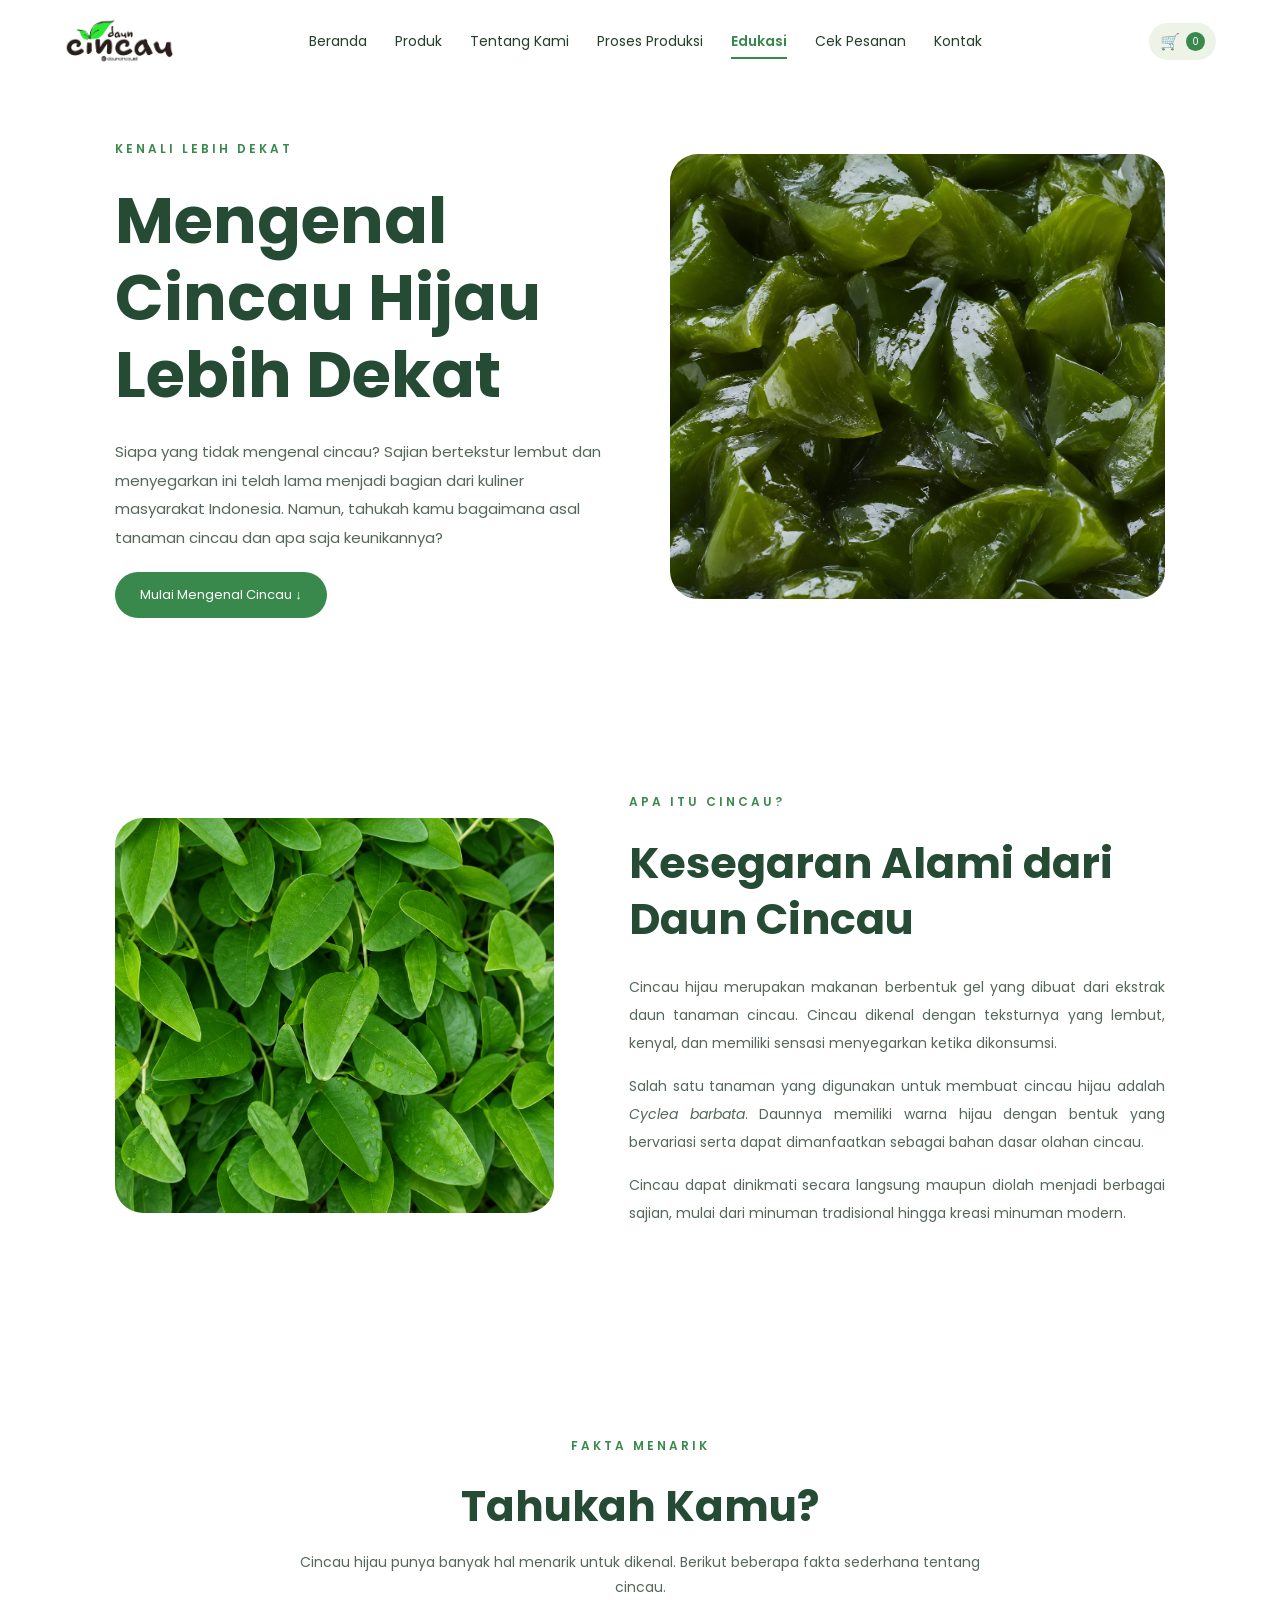
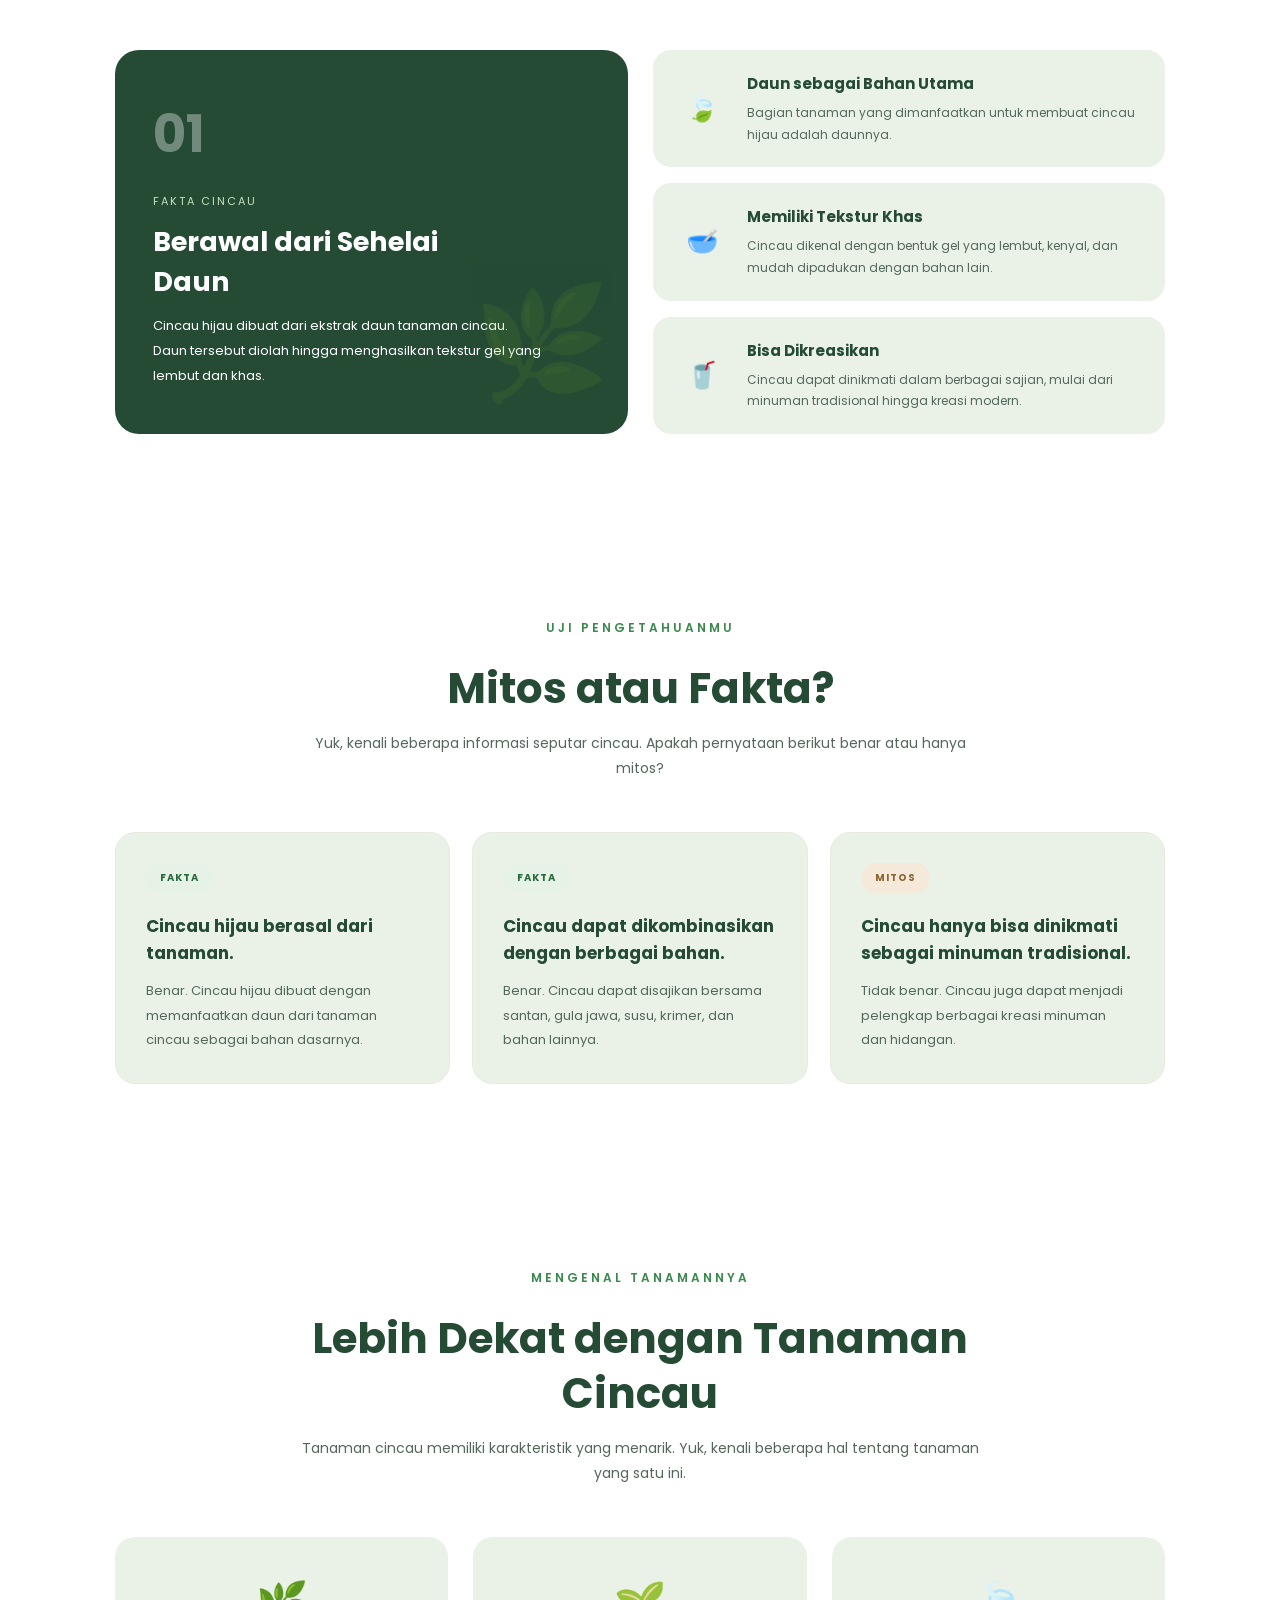
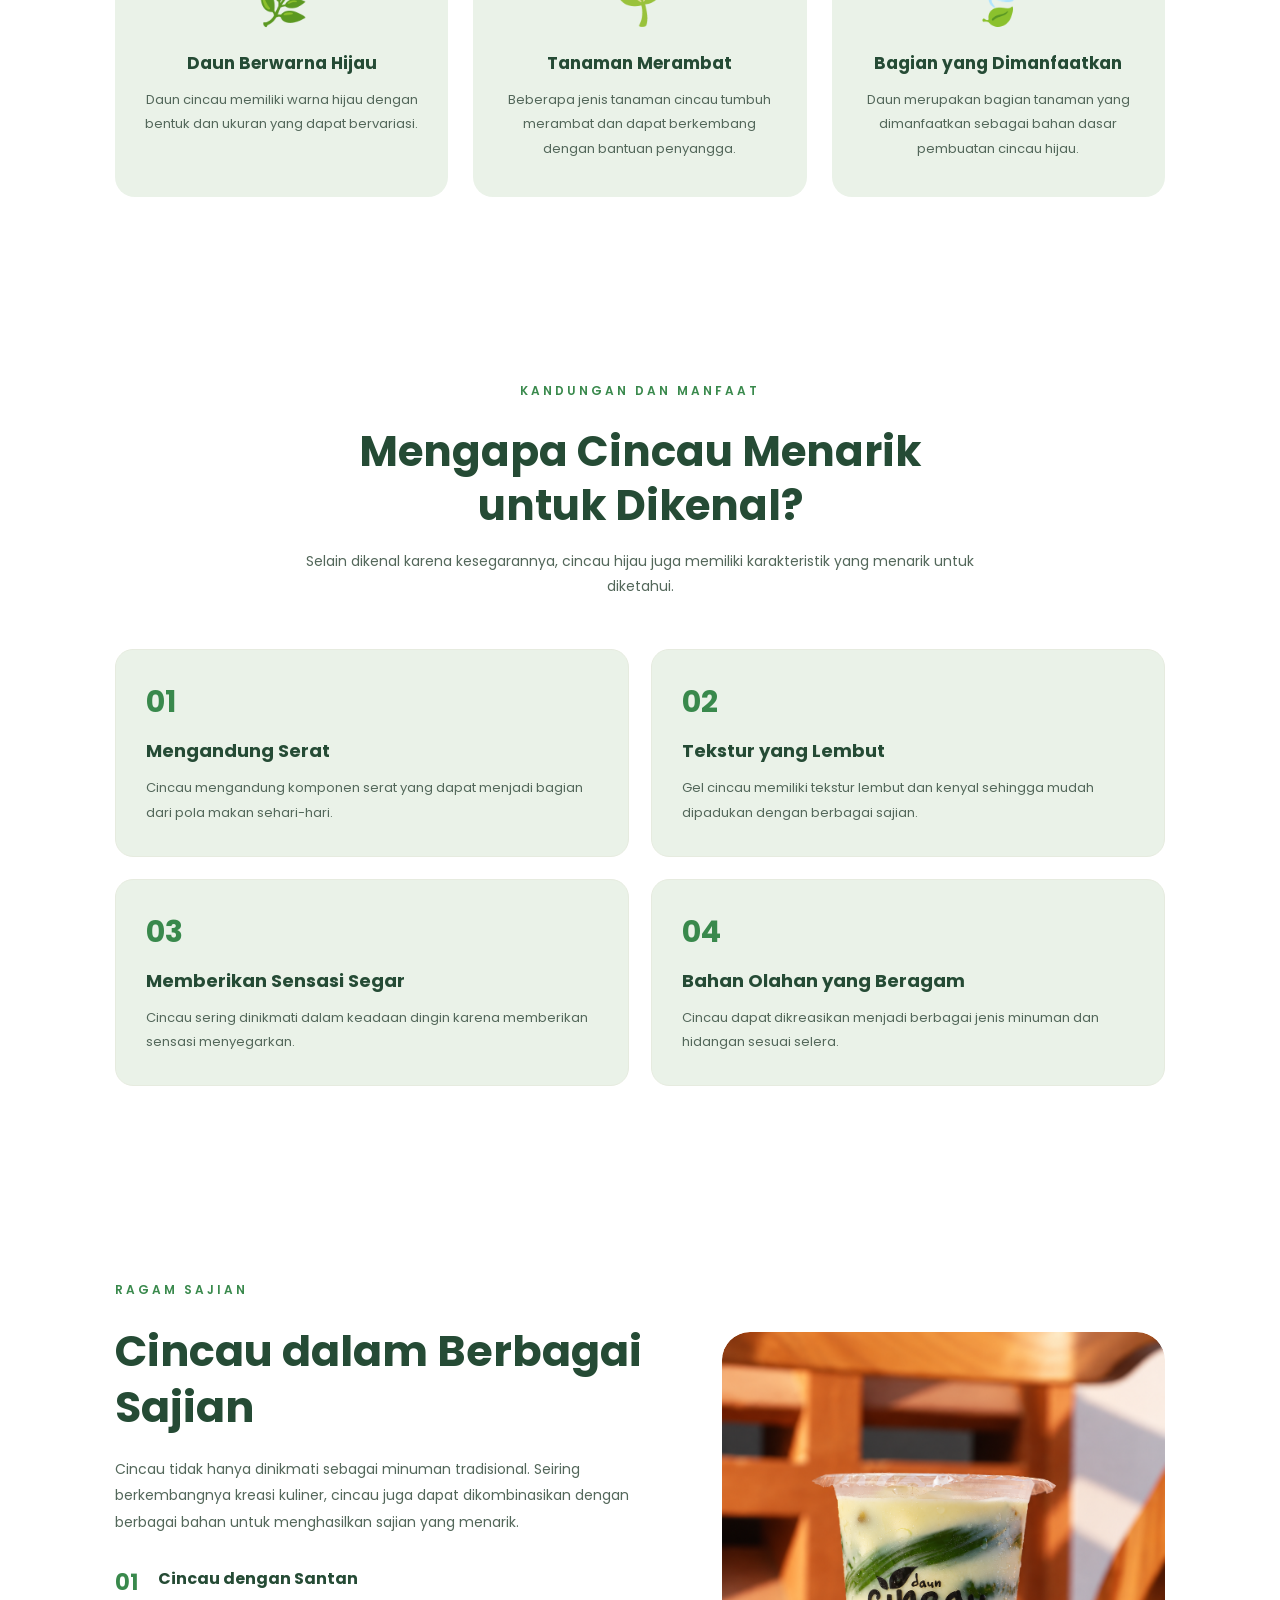
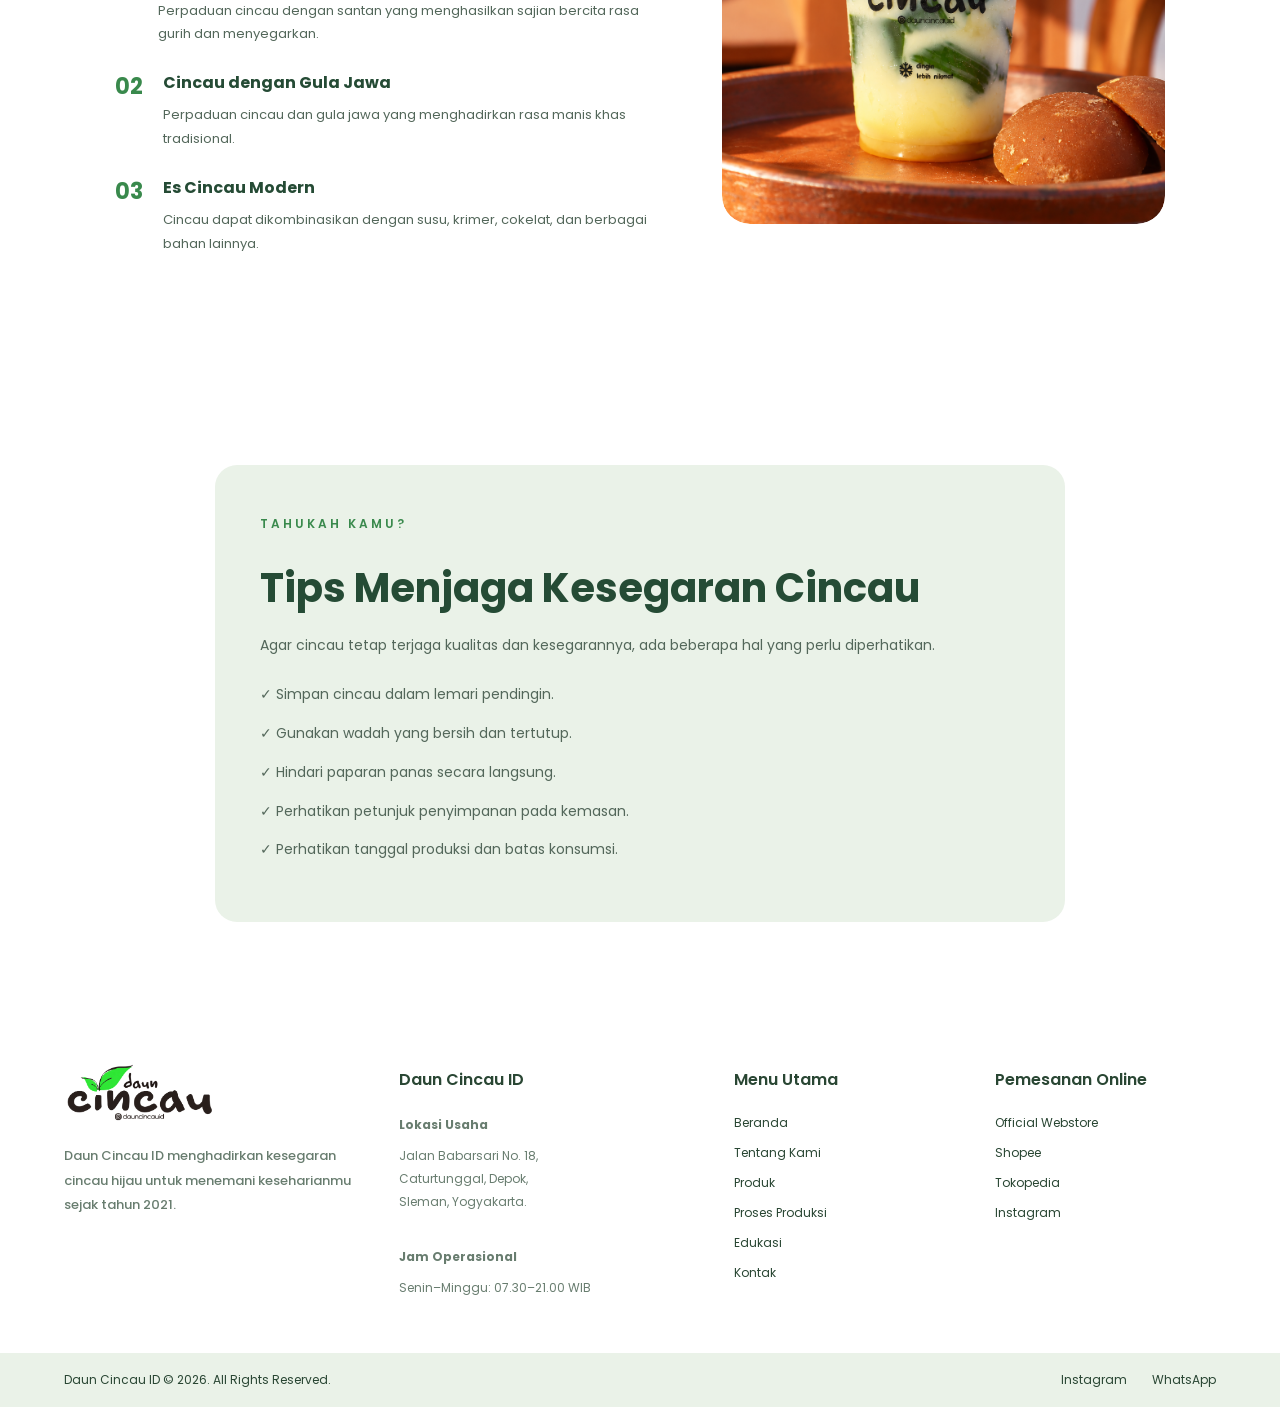
<file: edukasiCincau/edukasi.html>
<!doctype html>
<html lang="id">
  <head>
    <meta charset="UTF-8" />
    <meta name="viewport" content="width=device-width, initial-scale=1.0" />

    <title>Edukasi Cincau | Daun Cincau ID</title>

    <!-- CSS UTAMA BERANDA -->
    <link rel="stylesheet" href="../style.css" />

    <!-- CSS KHUSUS EDUKASI -->
    <link rel="stylesheet" href="edukasi.css" />

    <link rel="stylesheet" href="../navbar.css" />

    <!-- FONT POPPINS -->
    <link rel="preconnect" href="https://fonts.googleapis.com" />
    <link rel="preconnect" href="https://fonts.gstatic.com" crossorigin />
    <link
      href="https://fonts.googleapis.com/css2?family=Poppins:wght@300;400;500;600;700&display=swap"
      rel="stylesheet"
    />
    <script src="./edukasi.js" defer></script>
  </head>

  <body>
    <!-- HEADER SAMA DENGAN BERANDA -->
    <header>
      <nav class="navbar">
        <!-- LOGO -->
        <div class="logo">
          <a href="../index.html">
            <img
              src="../picture/logodauncincauid.png"
              alt="Logo Daun Cincau ID"
            />
          </a>
        </div>

        <!-- MENU NAVIGASI -->
        <ul class="menu">
          <li><a href="../index.html">Beranda</a></li>
          <li><a href="../produk.html">Produk</a></li>
          <li><a href="../tentangKami/tentang.html">Tentang Kami</a></li>
          <li><a href="../produksiCincau/produksi.html">Proses Produksi</a></li>
          <li><a href="edukasi.html" class="active">Edukasi</a></li>
          <li><a href="../cek-pesanan.html">Cek Pesanan</a></li>
          <li><a href="../kontak/kontak.html">Kontak</a></li>
        </ul>

        <!-- AKSI KANAN: KERANJANG -->
        <div class="navbar-actions">
          <button
            class="product-cart-trigger"
            id="openCart"
            type="button"
            aria-label="Buka keranjang"
          >
            <span class="cart-icon">🛒</span>
            <span class="cart-count" id="cartCount">0</span>
          </button>
        </div>
      </nav>
    </header>

    <!-- PEMBUKA EDUKASI -->
    <section class="edukasi-hero">
      <div class="edukasi-hero-content">
        <span class="edukasi-label">KENALI LEBIH DEKAT</span>

        <h1>Mengenal Cincau Hijau Lebih Dekat</h1>

        <p>
          Siapa yang tidak mengenal cincau? Sajian bertekstur lembut dan
          menyegarkan ini telah lama menjadi bagian dari kuliner masyarakat
          Indonesia. Namun, tahukah kamu bagaimana asal tanaman cincau dan apa
          saja keunikannya?
        </p>

        <a href="#mengenal-cincau" class="edukasi-button">
          Mulai Mengenal Cincau ↓
        </a>
      </div>

      <div class="edukasi-hero-image">
        <img
          src="../picture/cincauedukasi.png"
          alt="Tanaman dan kegiatan seputar cincau"
        />
      </div>
    </section>

    <!-- APA ITU CINCAU -->
    <section class="edukasi-intro" id="mengenal-cincau">
      <div class="edukasi-intro-image">
        <img src="../picture/dauncincauedukasi.png" alt="Daun tanaman cincau" />
      </div>

      <div class="edukasi-intro-content">
        <span class="edukasi-label">APA ITU CINCAU?</span>

        <h2>Kesegaran Alami dari Daun Cincau</h2>

        <p>
          Cincau hijau merupakan makanan berbentuk gel yang dibuat dari ekstrak
          daun tanaman cincau. Cincau dikenal dengan teksturnya yang lembut,
          kenyal, dan memiliki sensasi menyegarkan ketika dikonsumsi.
        </p>

        <p>
          Salah satu tanaman yang digunakan untuk membuat cincau hijau adalah
          <i>Cyclea barbata</i>. Daunnya memiliki warna hijau dengan bentuk yang
          bervariasi serta dapat dimanfaatkan sebagai bahan dasar olahan cincau.
        </p>

        <p>
          Cincau dapat dinikmati secara langsung maupun diolah menjadi berbagai
          sajian, mulai dari minuman tradisional hingga kreasi minuman modern.
        </p>
      </div>
    </section>

    <!-- TAHUKAH KAMU -->
    <section class="edukasi-fakta">
      <div class="edukasi-section-heading">
        <span class="edukasi-label">FAKTA MENARIK</span>
        <h2>Tahukah Kamu?</h2>
        <p>
          Cincau hijau punya banyak hal menarik untuk dikenal. Berikut beberapa
          fakta sederhana tentang cincau.
        </p>
      </div>

      <div class="fakta-layout">
        <div class="fakta-highlight">
          <span class="fakta-angka">01</span>
          <span class="fakta-kategori">FAKTA CINCAU</span>
          <h3>Berawal dari Sehelai Daun</h3>
          <p>
            Cincau hijau dibuat dari ekstrak daun tanaman cincau. Daun tersebut
            diolah hingga menghasilkan tekstur gel yang lembut dan khas.
          </p>
          <span class="fakta-dekorasi">🌿</span>
        </div>

        <div class="fakta-list">
          <div class="fakta-item">
            <div class="fakta-icon">🍃</div>
            <div>
              <h3>Daun sebagai Bahan Utama</h3>
              <p>
                Bagian tanaman yang dimanfaatkan untuk membuat cincau hijau
                adalah daunnya.
              </p>
            </div>
          </div>

          <div class="fakta-item">
            <div class="fakta-icon">🥣</div>
            <div>
              <h3>Memiliki Tekstur Khas</h3>
              <p>
                Cincau dikenal dengan bentuk gel yang lembut, kenyal, dan mudah
                dipadukan dengan bahan lain.
              </p>
            </div>
          </div>

          <div class="fakta-item">
            <div class="fakta-icon">🥤</div>
            <div>
              <h3>Bisa Dikreasikan</h3>
              <p>
                Cincau dapat dinikmati dalam berbagai sajian, mulai dari minuman
                tradisional hingga kreasi modern.
              </p>
            </div>
          </div>
        </div>
      </div>
    </section>

    <!-- MITOS ATAU FAKTA -->
    <section class="edukasi-mitos">
      <div class="edukasi-section-heading">
        <span class="edukasi-label">UJI PENGETAHUANMU</span>
        <h2>Mitos atau Fakta?</h2>
        <p>
          Yuk, kenali beberapa informasi seputar cincau. Apakah pernyataan
          berikut benar atau hanya mitos?
        </p>
      </div>

      <div class="mitos-grid">
        <div class="mitos-card">
          <span class="mitos-status fakta">FAKTA</span>
          <h3>Cincau hijau berasal dari tanaman.</h3>
          <p>
            Benar. Cincau hijau dibuat dengan memanfaatkan daun dari tanaman
            cincau sebagai bahan dasarnya.
          </p>
        </div>

        <div class="mitos-card">
          <span class="mitos-status fakta">FAKTA</span>
          <h3>Cincau dapat dikombinasikan dengan berbagai bahan.</h3>
          <p>
            Benar. Cincau dapat disajikan bersama santan, gula jawa, susu,
            krimer, dan bahan lainnya.
          </p>
        </div>

        <div class="mitos-card">
          <span class="mitos-status mitos">MITOS</span>
          <h3>Cincau hanya bisa dinikmati sebagai minuman tradisional.</h3>
          <p>
            Tidak benar. Cincau juga dapat menjadi pelengkap berbagai kreasi
            minuman dan hidangan.
          </p>
        </div>
      </div>
    </section>

    <!-- MENGENAL TANAMAN CINCAU -->
    <section class="edukasi-tanaman">
      <div class="edukasi-section-heading">
        <span class="edukasi-label">MENGENAL TANAMANNYA</span>
        <h2>Lebih Dekat dengan Tanaman Cincau</h2>
        <p>
          Tanaman cincau memiliki karakteristik yang menarik. Yuk, kenali
          beberapa hal tentang tanaman yang satu ini.
        </p>
      </div>

      <div class="tanaman-grid">
        <div class="tanaman-card">
          <div class="tanaman-icon">🌿</div>
          <h3>Daun Berwarna Hijau</h3>
          <p>
            Daun cincau memiliki warna hijau dengan bentuk dan ukuran yang dapat
            bervariasi.
          </p>
        </div>

        <div class="tanaman-card">
          <div class="tanaman-icon">🌱</div>
          <h3>Tanaman Merambat</h3>
          <p>
            Beberapa jenis tanaman cincau tumbuh merambat dan dapat berkembang
            dengan bantuan penyangga.
          </p>
        </div>

        <div class="tanaman-card">
          <div class="tanaman-icon">🍃</div>
          <h3>Bagian yang Dimanfaatkan</h3>
          <p>
            Daun merupakan bagian tanaman yang dimanfaatkan sebagai bahan dasar
            pembuatan cincau hijau.
          </p>
        </div>
      </div>
    </section>

    <!-- MANFAAT DAN KANDUNGAN -->
    <section class="edukasi-manfaat">
      <div class="edukasi-section-heading">
        <span class="edukasi-label">KANDUNGAN DAN MANFAAT</span>
        <h2>Mengapa Cincau Menarik untuk Dikenal?</h2>
        <p>
          Selain dikenal karena kesegarannya, cincau hijau juga memiliki
          karakteristik yang menarik untuk diketahui.
        </p>
      </div>

      <div class="manfaat-grid">
        <div class="manfaat-card">
          <span>01</span>
          <h3>Mengandung Serat</h3>
          <p>
            Cincau mengandung komponen serat yang dapat menjadi bagian dari pola
            makan sehari-hari.
          </p>
        </div>

        <div class="manfaat-card">
          <span>02</span>
          <h3>Tekstur yang Lembut</h3>
          <p>
            Gel cincau memiliki tekstur lembut dan kenyal sehingga mudah
            dipadukan dengan berbagai sajian.
          </p>
        </div>

        <div class="manfaat-card">
          <span>03</span>
          <h3>Memberikan Sensasi Segar</h3>
          <p>
            Cincau sering dinikmati dalam keadaan dingin karena memberikan
            sensasi menyegarkan.
          </p>
        </div>

        <div class="manfaat-card">
          <span>04</span>
          <h3>Bahan Olahan yang Beragam</h3>
          <p>
            Cincau dapat dikreasikan menjadi berbagai jenis minuman dan hidangan
            sesuai selera.
          </p>
        </div>
      </div>
    </section>

    <!-- JENIS SAJIAN CINCAU -->
    <section class="edukasi-sajian">
      <div class="edukasi-sajian-content">
        <span class="edukasi-label">RAGAM SAJIAN</span>

        <h2>Cincau dalam Berbagai Sajian</h2>

        <p>
          Cincau tidak hanya dinikmati sebagai minuman tradisional. Seiring
          berkembangnya kreasi kuliner, cincau juga dapat dikombinasikan dengan
          berbagai bahan untuk menghasilkan sajian yang menarik.
        </p>

        <div class="sajian-list">
          <div class="sajian-item">
            <span>01</span>
            <div>
              <h3>Cincau dengan Santan</h3>
              <p>
                Perpaduan cincau dengan santan yang menghasilkan sajian bercita
                rasa gurih dan menyegarkan.
              </p>
            </div>
          </div>

          <div class="sajian-item">
            <span>02</span>
            <div>
              <h3>Cincau dengan Gula Jawa</h3>
              <p>
                Perpaduan cincau dan gula jawa yang menghadirkan rasa manis khas
                tradisional.
              </p>
            </div>
          </div>

          <div class="sajian-item">
            <span>03</span>
            <div>
              <h3>Es Cincau Modern</h3>
              <p>
                Cincau dapat dikombinasikan dengan susu, krimer, cokelat, dan
                berbagai bahan lainnya.
              </p>
            </div>
          </div>
        </div>
      </div>

      <div class="edukasi-sajian-image">
        <img src="../picture/SiapMinumOriginal.png" alt="Sajian cincau hijau" />
      </div>
    </section>

    <!-- TIPS PENYIMPANAN -->
    <section class="edukasi-tips">
      <div class="tips-content">
        <span class="edukasi-label">TAHUKAH KAMU?</span>

        <h2>Tips Menjaga Kesegaran Cincau</h2>

        <p>
          Agar cincau tetap terjaga kualitas dan kesegarannya, ada beberapa hal
          yang perlu diperhatikan.
        </p>

        <div class="tips-list">
          <p>✓ Simpan cincau dalam lemari pendingin.</p>
          <p>✓ Gunakan wadah yang bersih dan tertutup.</p>
          <p>✓ Hindari paparan panas secara langsung.</p>
          <p>✓ Perhatikan petunjuk penyimpanan pada kemasan.</p>
          <p>✓ Perhatikan tanggal produksi dan batas konsumsi.</p>
        </div>
      </div>
    </section>

    <!-- FOOTER SAMA DENGAN BERANDA -->
    <footer class="site-footer">
      <div class="footer-brand">
        <img
          src="../picture/logodauncincauid.png"
          alt="Logo Daun Cincau ID"
          class="footer-logo"
        />

        <p class="footer-description">
          Daun Cincau ID menghadirkan kesegaran cincau hijau untuk menemani
          keseharianmu sejak tahun 2021.
        </p>
      </div>

      <div class="footer-column">
        <h3>Daun Cincau ID</h3>

        <p><strong>Lokasi Usaha</strong></p>
        <p>
          Jalan Babarsari No. 18,<br />
          Caturtunggal, Depok,<br />
          Sleman, Yogyakarta.
        </p>

        <br />

        <p><strong>Jam Operasional</strong></p>
        <p>Senin–Minggu: 07.30–21.00 WIB</p>
      </div>

      <div class="footer-column">
        <h3>Menu Utama</h3>

        <a href="../index.html">Beranda</a>
        <a href="../tentangKami/tentang.html">Tentang Kami</a>
        <a href="../produk.html">Produk</a>
        <a href="../produksi.html">Proses Produksi</a>
        <a href="edukasi.html">Edukasi</a>
        <a href="../kontak.html">Kontak</a>
      </div>

      <div class="footer-column">
        <h3>Pemesanan Online</h3>

        <a href="https://take.app/id/dauncincauid" target="_blank"
          >Official Webstore</a
        >

        <a href="https://shopee.co.id/" target="_blank">Shopee</a>

        <a href="https://www.tokopedia.com/" target="_blank">Tokopedia</a>

        <a href="https://instagram.com/dauncincauid/" target="_blank"
          >Instagram</a
        >
      </div>
    </footer>

    <div class="footer-bottom">
      <p>Daun Cincau ID © 2026. All Rights Reserved.</p>

      <div class="footer-socials">
        <a href="https://instagram.com/dauncincauid/" target="_blank"
          >Instagram</a
        >

        <a href="https://wa.me/6281336544622" target="_blank">WhatsApp</a>
      </div>
    </div>
  </body>
</html>
</file>
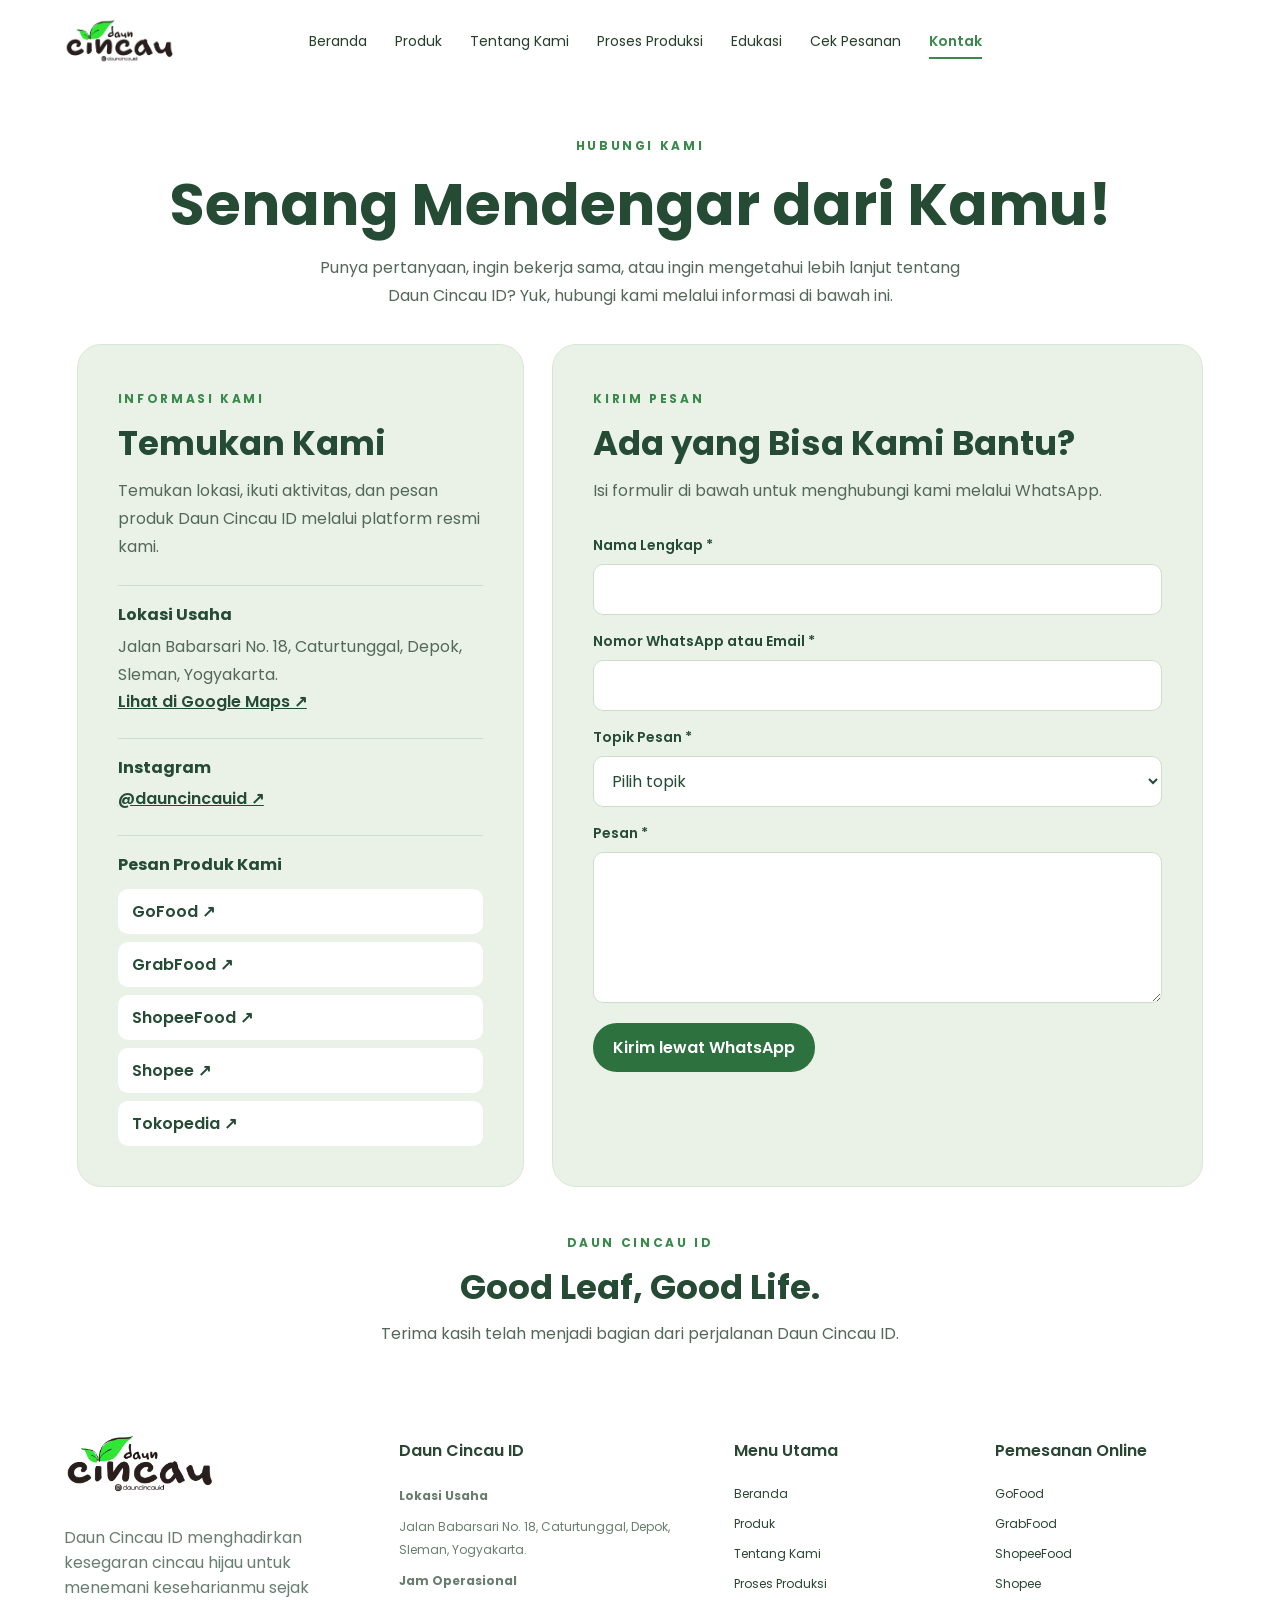
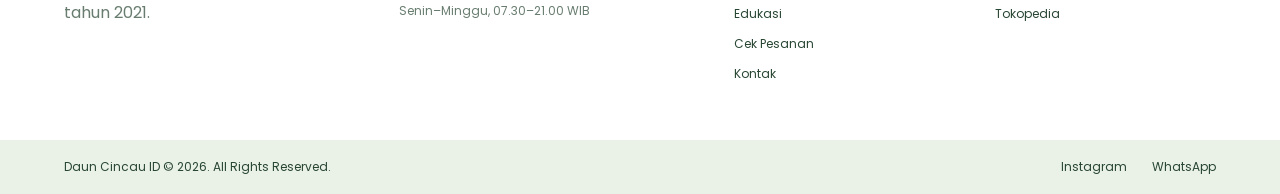
<file: kontak/kontak.html>
<!doctype html>
<html lang="id">
  <head>
    <meta charset="UTF-8" />
    <meta name="viewport" content="width=device-width, initial-scale=1" />
    <title>Kontak | Daun Cincau ID</title>
    <link rel="stylesheet" href="../style.css" />
    <link rel="stylesheet" href="../navbar.css" />
    <link rel="stylesheet" href="kontak.css" />
    <link
      rel="stylesheet"
      href="https://fonts.googleapis.com/css2?family=Poppins:wght@400;500;600;700&display=swap"
    />
    <script src="kontak.js" defer></script>
  </head>

  <body class="kontak-body">
    <header>
      <nav class="navbar" aria-label="Menu utama">
        <div class="logo">
          <a href="../index.html">
            <img src="../picture/logodauncincauid.png" alt="Daun Cincau ID" />
          </a>
        </div>

        <ul class="menu">
          <li><a href="../index.html">Beranda</a></li>
          <li><a href="../produk.html">Produk</a></li>
          <li><a href="../tentangKami/tentang.html">Tentang Kami</a></li>
          <li><a href="../produksiCincau/produksi.html">Proses Produksi</a></li>
          <li><a href="../edukasiCincau/edukasi.html">Edukasi</a></li>
          <li><a href="../cek-pesanan.html">Cek Pesanan</a></li>
          <li>
            <a href="kontak.html" class="active" aria-current="page">Kontak</a>
          </li>
        </ul>

        <div class="navbar-actions" aria-hidden="true"></div>
      </nav>
    </header>

    <main class="kontak-main">
      <section class="kontak-hero">
        <span class="kontak-label">Hubungi Kami</span>
        <h1>Senang Mendengar dari Kamu!</h1>
        <p>
          Punya pertanyaan, ingin bekerja sama, atau ingin mengetahui lebih
          lanjut tentang Daun Cincau ID? Yuk, hubungi kami melalui informasi di
          bawah ini.
        </p>
      </section>

      <div class="kontak-grid">
        <section class="kontak-card" data-reveal>
          <span class="kontak-label">Informasi Kami</span>
          <h2>Temukan Kami</h2>
          <p>
            Temukan lokasi, ikuti aktivitas, dan pesan produk Daun Cincau ID
            melalui platform resmi kami.
          </p>

          <div class="kontak-detail">
            <h3>Lokasi Usaha</h3>
            <p>
              Jalan Babarsari No. 18, Caturtunggal, Depok, Sleman, Yogyakarta.
            </p>
            <a
              href="https://maps.app.goo.gl/uZxXxoSDUTNUveCF9"
              target="_blank"
              rel="noopener noreferrer"
              >Lihat di Google Maps ↗</a
            >
          </div>

          <div class="kontak-detail">
            <h3>Instagram</h3>
            <a
              href="https://www.instagram.com/dauncincauid/"
              target="_blank"
              rel="noopener noreferrer"
              >@dauncincauid ↗</a
            >
          </div>

          <div class="kontak-detail">
            <h3>Pesan Produk Kami</h3>
            <div class="kontak-order">
              <a
                href="https://gofood.link/a/AVEJNjd"
                target="_blank"
                rel="noopener noreferrer"
                >GoFood ↗</a
              >
              <a
                href="https://tr.ee/js6aQq1EP7"
                target="_blank"
                rel="noopener noreferrer"
                >GrabFood ↗</a
              >
              <a
                href="https://tr.ee/ivFNwG2IHn"
                target="_blank"
                rel="noopener noreferrer"
                >ShopeeFood ↗</a
              >
              <a
                href="https://tr.ee/ut9qO8HeW0"
                target="_blank"
                rel="noopener noreferrer"
                >Shopee ↗</a
              >
              <a
                href="https://tr.ee/5N_3blpKRZ"
                target="_blank"
                rel="noopener noreferrer"
                >Tokopedia ↗</a
              >
            </div>
          </div>
        </section>

        <section class="kontak-card" data-reveal>
          <span class="kontak-label">Kirim Pesan</span>
          <h2>Ada yang Bisa Kami Bantu?</h2>
          <p>Isi formulir di bawah untuk menghubungi kami melalui WhatsApp.</p>

          <form id="contactForm" class="kontak-form">
            <label for="nama">Nama Lengkap *</label>
            <input id="nama" name="nama" autocomplete="name" required />

            <label for="kontak">Nomor WhatsApp atau Email *</label>
            <input id="kontak" name="kontak" required />

            <label for="subjek">Topik Pesan *</label>
            <select id="subjek" name="subjek" required>
              <option value="">Pilih topik</option>
              <option>Pertanyaan Produk</option>
              <option>Pemesanan Produk</option>
              <option>Kerja Sama</option>
              <option>Informasi Usaha</option>
              <option>Lainnya</option>
            </select>

            <label for="pesan">Pesan *</label>
            <textarea id="pesan" name="pesan" rows="5" required></textarea>

            <button type="submit">Kirim lewat WhatsApp</button>
          </form>
        </section>
      </div>

      <section class="kontak-closing" data-reveal>
        <span class="kontak-label">Daun Cincau ID</span>
        <h2>Good Leaf, Good Life.</h2>
        <p>Terima kasih telah menjadi bagian dari perjalanan Daun Cincau ID.</p>
      </section>
    </main>

    <footer class="site-footer kontak-footer">
      <div class="footer-brand">
        <img
          src="../picture/logodauncincauid.png"
          alt="Daun Cincau ID"
          class="footer-logo"
        />
        <p>
          Daun Cincau ID menghadirkan kesegaran cincau hijau untuk menemani
          keseharianmu sejak tahun 2021.
        </p>
      </div>

      <div class="footer-column">
        <h3>Daun Cincau ID</h3>
        <p><strong>Lokasi Usaha</strong></p>
        <p>Jalan Babarsari No. 18, Caturtunggal, Depok, Sleman, Yogyakarta.</p>
        <p><strong>Jam Operasional</strong></p>
        <p>Senin–Minggu, 07.30–21.00 WIB</p>
      </div>

      <div class="footer-column">
        <h3>Menu Utama</h3>
        <a href="../index.html">Beranda</a>
        <a href="../produk.html">Produk</a>
        <a href="../tentangKami/tentang.html">Tentang Kami</a>
        <a href="../produksiCincau/produksi.html">Proses Produksi</a>
        <a href="../edukasiCincau/edukasi.html">Edukasi</a>
        <a href="../cek-pesanan.html">Cek Pesanan</a>
        <a href="kontak.html">Kontak</a>
      </div>

      <div class="footer-column">
        <h3>Pemesanan Online</h3>
        <a href="https://gofood.link/a/AVEJNjd">GoFood</a>
        <a href="https://tr.ee/js6aQq1EP7">GrabFood</a>
        <a href="https://tr.ee/ivFNwG2IHn">ShopeeFood</a>
        <a href="https://tr.ee/ut9qO8HeW0">Shopee</a>
        <a href="https://tr.ee/5N_3blpKRZ">Tokopedia</a>
      </div>
    </footer>

    <div class="footer-bottom kontak-footer-bottom">
      <p>Daun Cincau ID © 2026. All Rights Reserved.</p>
      <div class="footer-socials">
        <a href="https://www.instagram.com/dauncincauid/">Instagram</a>
        <a href="https://wa.me/6289516817752">WhatsApp</a>
      </div>
    </div>
  </body>
</html>
</file>
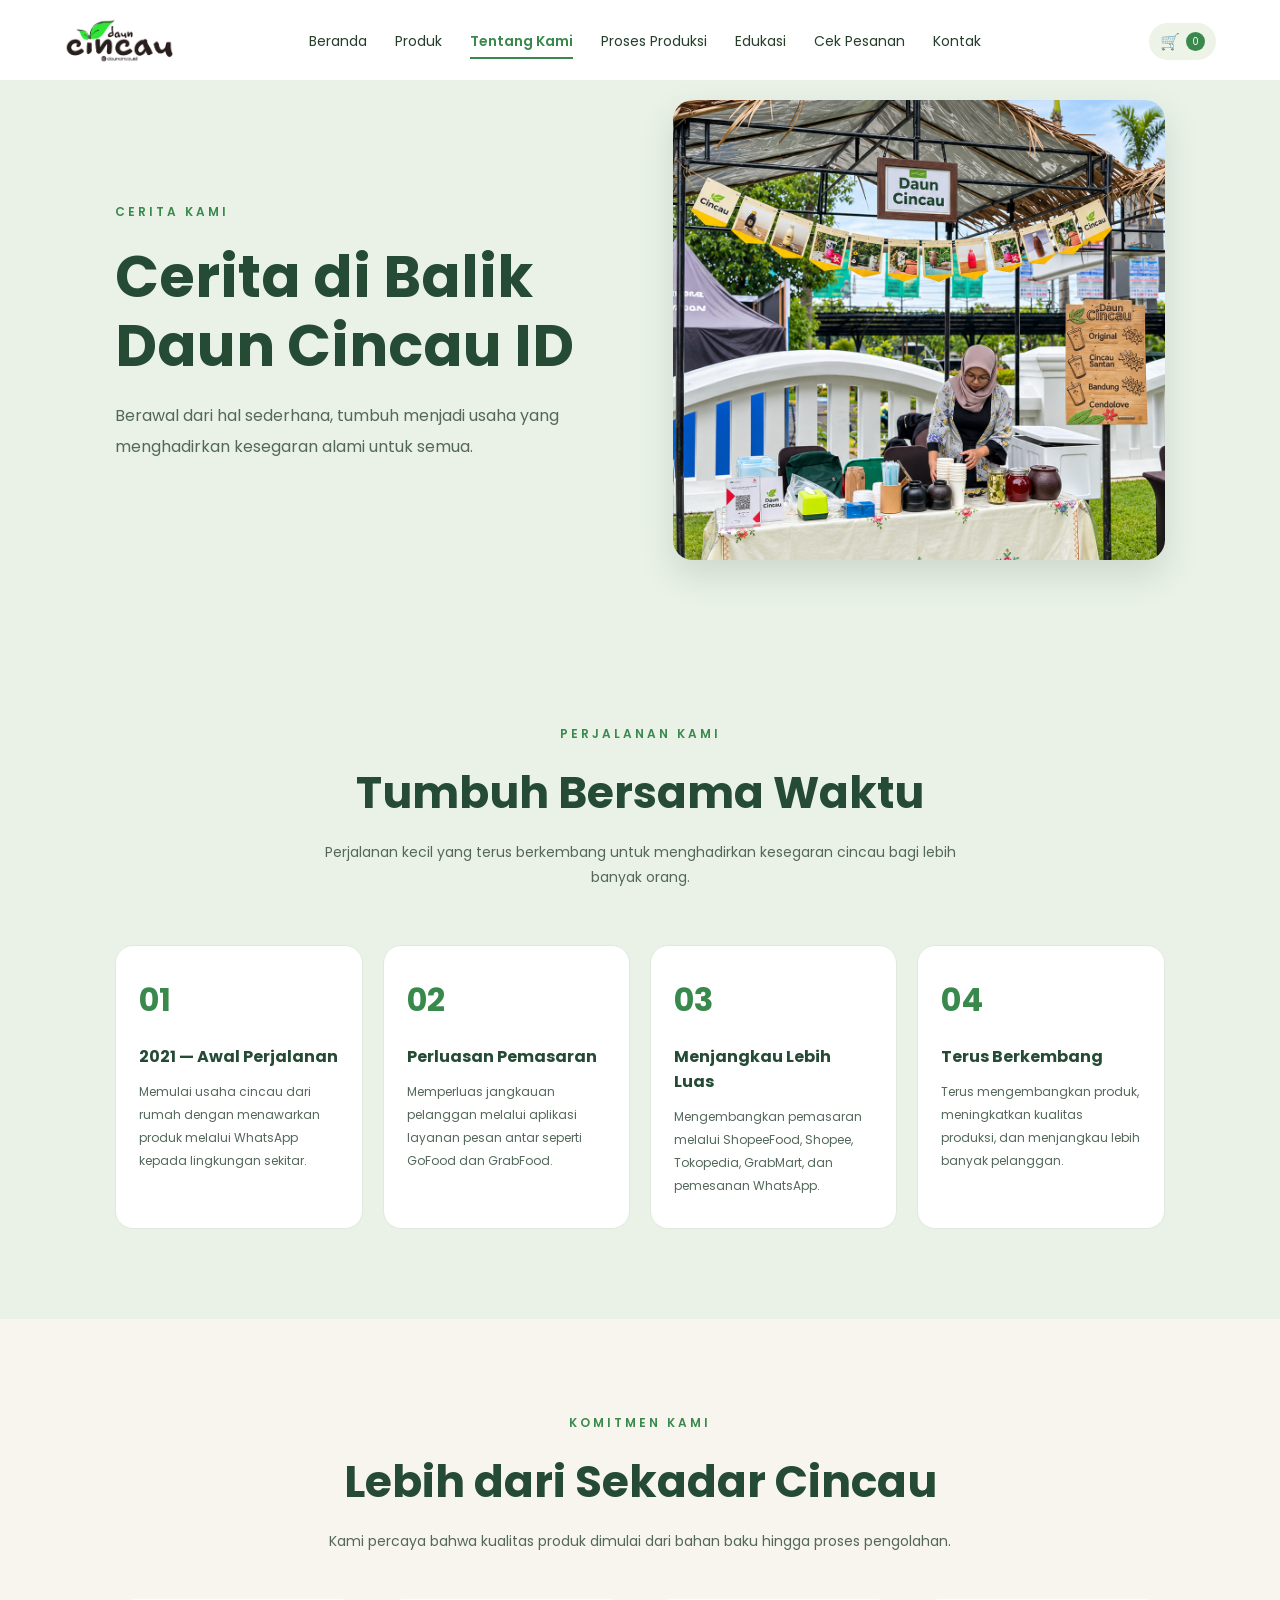
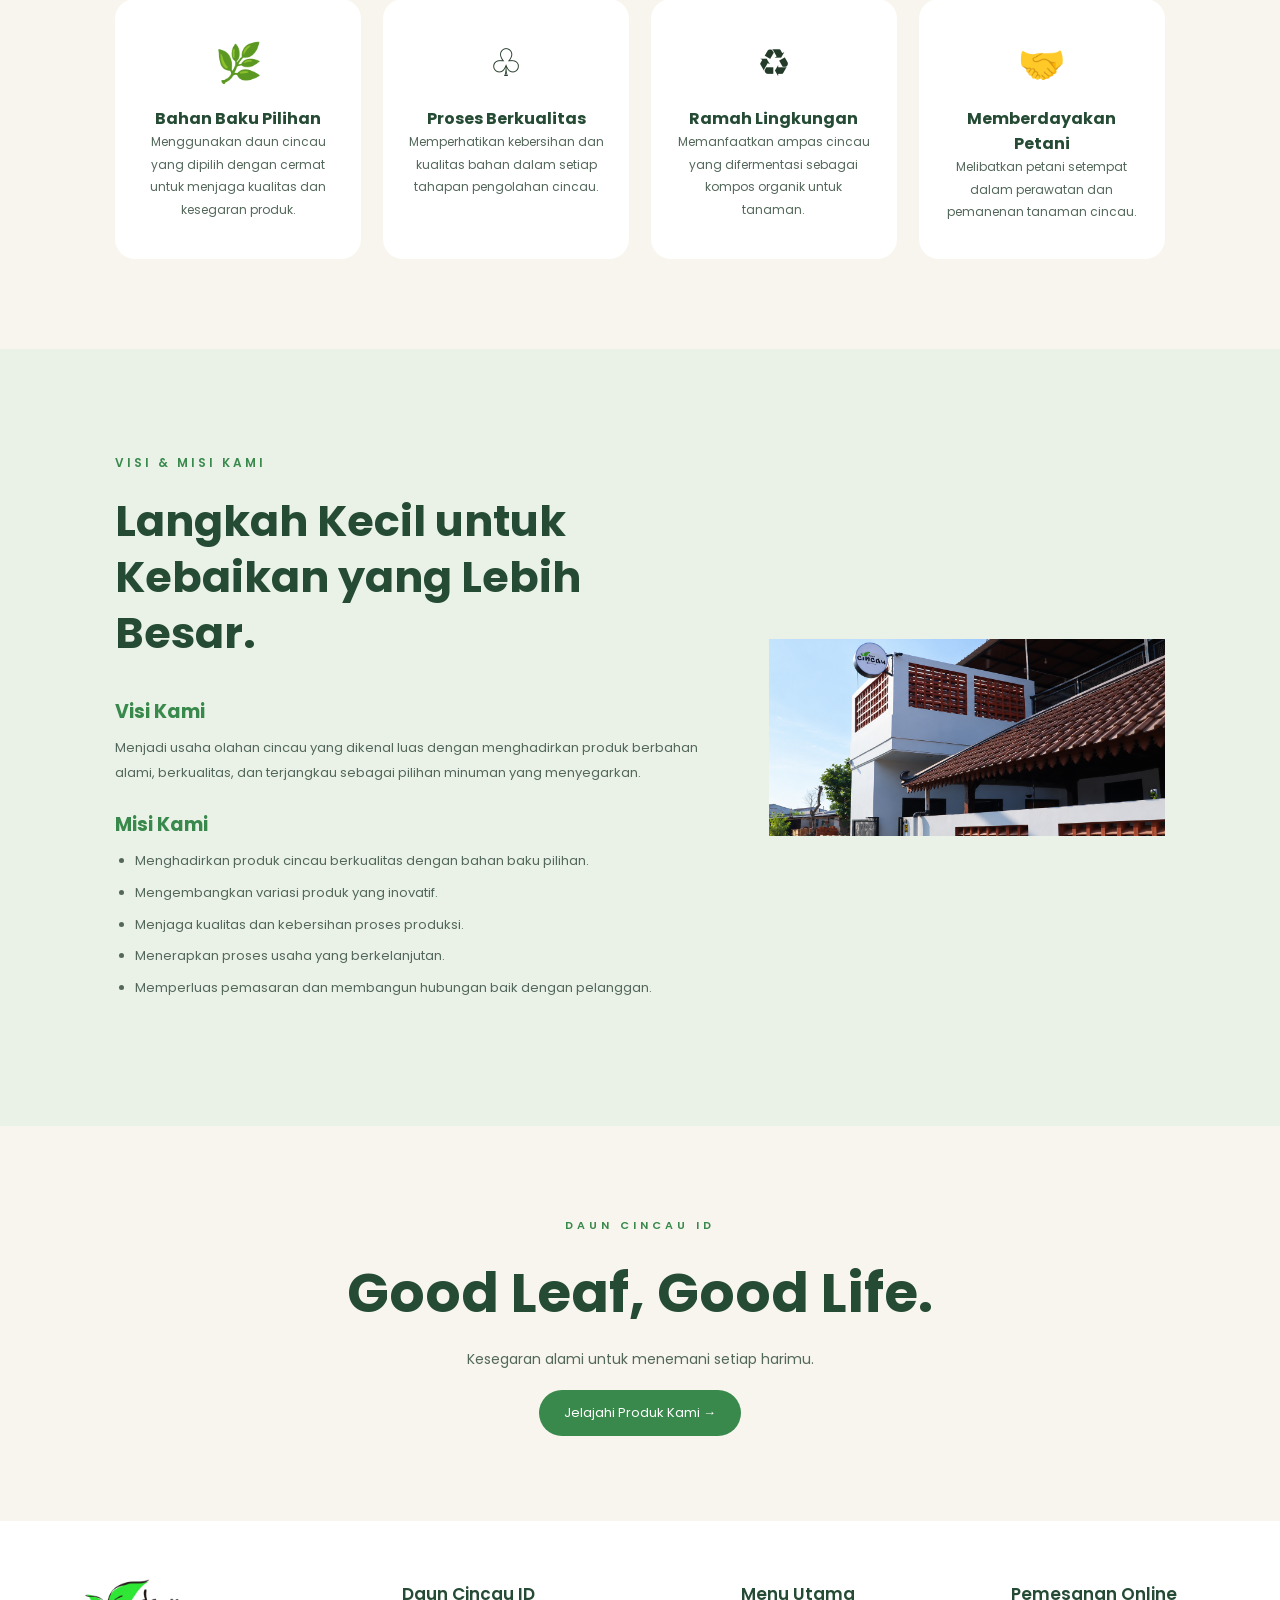
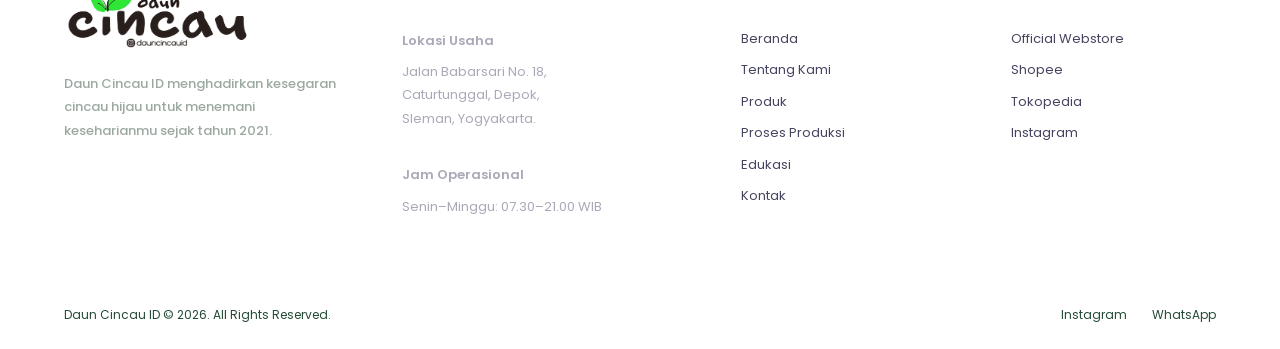
<file: tentangKami/tentang.html>
<!doctype html>
<html lang="id">
  <head>
    <meta charset="UTF-8" />
    <meta name="viewport" content="width=device-width, initial-scale=1.0" />

    <title>Tentang Kami | Daun Cincau ID</title>

    <!-- CSS UTAMA DARI BERANDA -->
    <link rel="stylesheet" href="../style.css" />

    <!-- CSS KHUSUS TENTANG KAMI -->
    <link rel="stylesheet" href="tentang.css" />

    <link rel="stylesheet" href="../navbar.css">

    <link
      href="https://fonts.googleapis.com/css2?family=Playfair+Display:wght@500;600;700&family=Poppins:wght@300;400;500;600;700&display=swap"
      rel="stylesheet"
    />
  </head>

  <body>
    <!-- NAVBAR -->

    <!-- HEADER SAMA DENGAN BERANDA -->

    <header>
      <nav class="navbar">

        <!-- LOGO -->
        <div class="logo">
          <a href="../index.html">
            <img src="../picture/logodauncincauid.png"
                alt="Logo Daun Cincau ID">
          </a>
        </div>

        <!-- MENU NAVIGASI -->
        <ul class="menu">
          <li><a href="../index.html">Beranda</a></li>
          <li><a href="../produk.html">Produk</a></li>
          <li><a href="tentang.html" class="active">Tentang Kami</a></li>
          <li><a href="../produksiCincau/produksi.html">Proses Produksi</a></li>
          <li><a href="../edukasiCincau/edukasi.html">Edukasi</a></li>
          <li><a href="../cek-pesanan.html">Cek Pesanan</a></li>
          <li><a href="../kontak/kontak.html">Kontak</a></li>
        </ul>

        <!-- AKSI KANAN: KERANJANG -->
          <div class="navbar-actions">

              <button class="product-cart-trigger"
                      id="openCart"
                      type="button"
                      aria-label="Buka keranjang">

                  <span class="cart-icon">🛒</span>
                  <span class="cart-count" id="cartCount">0</span>

              </button>

          </div>

      </nav>
    </header>

    <!-- HERO TENTANG KAMI -->
    <section class="about-hero">
      <div class="about-hero-overlay"></div>

      <div class="about-hero-content">
        <span class="about-label">CERITA KAMI</span>

        <h1>
          Cerita di Balik<br />
          Daun Cincau ID
        </h1>

        <p>
          Berawal dari hal sederhana, tumbuh menjadi usaha yang menghadirkan
          kesegaran alami untuk semua.
        </p>
      </div>

      <div class="about-hero-image">
        <img
          src="../picture/DaunCincauMarket.png"
          alt="Kegiatan usaha Daun Cincau ID"
        />
      </div>
    </section>

    <!-- PERJALANAN KAMI -->
    <section class="about-journey">
      <div class="section-heading">
        <span class="about-label">PERJALANAN KAMI</span>
        <h2>Tumbuh Bersama Waktu</h2>
        <p>
          Perjalanan kecil yang terus berkembang untuk menghadirkan kesegaran
          cincau bagi lebih banyak orang.
        </p>
      </div>

      <div class="journey-grid">
        <div class="journey-card">
          <span>01</span>
          <h3>2021 — Awal Perjalanan</h3>
          <p>
            Memulai usaha cincau dari rumah dengan menawarkan produk melalui
            WhatsApp kepada lingkungan sekitar.
          </p>
        </div>

        <div class="journey-card">
          <span>02</span>
          <h3>Perluasan Pemasaran</h3>
          <p>
            Memperluas jangkauan pelanggan melalui aplikasi layanan pesan antar
            seperti GoFood dan GrabFood.
          </p>
        </div>

        <div class="journey-card">
          <span>03</span>
          <h3>Menjangkau Lebih Luas</h3>
          <p>
            Mengembangkan pemasaran melalui ShopeeFood, Shopee, Tokopedia,
            GrabMart, dan pemesanan WhatsApp.
          </p>
        </div>

        <div class="journey-card">
          <span>04</span>
          <h3>Terus Berkembang</h3>
          <p>
            Terus mengembangkan produk, meningkatkan kualitas produksi, dan
            menjangkau lebih banyak pelanggan.
          </p>
        </div>
      </div>
    </section>

    <!-- KOMITMEN KAMI -->
    <section class="about-commitment">
      <div class="commitment-heading">
        <span class="about-label">KOMITMEN KAMI</span>
        <h2>Lebih dari Sekadar Cincau</h2>
        <p>
          Kami percaya bahwa kualitas produk dimulai dari bahan baku hingga
          proses pengolahan.
        </p>
      </div>

      <div class="commitment-grid">
        <div class="commitment-card">
          <div class="commitment-icon">🌿</div>
          <h3>Bahan Baku Pilihan</h3>
          <p>
            Menggunakan daun cincau yang dipilih dengan cermat untuk menjaga
            kualitas dan kesegaran produk.
          </p>
        </div>

        <div class="commitment-card">
          <div class="commitment-icon">♧</div>
          <h3>Proses Berkualitas</h3>
          <p>
            Memperhatikan kebersihan dan kualitas bahan dalam setiap tahapan
            pengolahan cincau.
          </p>
        </div>

        <div class="commitment-card">
          <div class="commitment-icon">♻</div>
          <h3>Ramah Lingkungan</h3>
          <p>
            Memanfaatkan ampas cincau yang difermentasi sebagai kompos organik
            untuk tanaman.
          </p>
        </div>

        <div class="commitment-card">
          <div class="commitment-icon">🤝</div>
          <h3>Memberdayakan Petani</h3>
          <p>
            Melibatkan petani setempat dalam perawatan dan pemanenan tanaman
            cincau.
          </p>
        </div>
      </div>
    </section>

    <!-- VISI MISI -->
    <section class="about-vision">
      <div class="vision-content">
        <span class="about-label">VISI & MISI KAMI</span>

        <h2>Langkah Kecil untuk Kebaikan yang Lebih Besar.</h2>

        <div class="vision-box">
          <h3>Visi Kami</h3>
          <p>
            Menjadi usaha olahan cincau yang dikenal luas dengan menghadirkan
            produk berbahan alami, berkualitas, dan terjangkau sebagai pilihan
            minuman yang menyegarkan.
          </p>
        </div>

        <div class="vision-box">
          <h3>Misi Kami</h3>
          <ul>
            <li>
              Menghadirkan produk cincau berkualitas dengan bahan baku pilihan.
            </li>
            <li>Mengembangkan variasi produk yang inovatif.</li>
            <li>Menjaga kualitas dan kebersihan proses produksi.</li>
            <li>Menerapkan proses usaha yang berkelanjutan.</li>
            <li>
              Memperluas pemasaran dan membangun hubungan baik dengan pelanggan.
            </li>
          </ul>
        </div>
      </div>

      <div class="vision-image">
        <img
          src="../picture/DaunCincauTempat.png"
          alt="Produk Daun Cincau ID"
        />
      </div>
    </section>

    <!-- CLOSING -->
    <section class="about-closing">
      <span>DAUN CINCAU ID</span>

      <h2>Good Leaf, Good Life.</h2>

      <p>Kesegaran alami untuk menemani setiap harimu.</p>

      <a href="produk.html">Jelajahi Produk Kami →</a>
    </section>

    <!-- FOOTER -->

    <!-- FOOTER SAMA DENGAN BERANDA -->
    <footer class="site-footer">
      <!-- LOGO DAN DESKRIPSI -->
      <div class="footer-brand">
        <img
          src="../picture/logodauncincauid.png"
          alt="Logo Daun Cincau ID"
          class="footer-logo"
        />

        <p class="footer-description">
          Daun Cincau ID menghadirkan kesegaran cincau hijau untuk menemani
          keseharianmu sejak tahun 2021.
        </p>
      </div>

      <!-- INFORMASI USAHA -->
      <div class="footer-column">
        <h3>Daun Cincau ID</h3>

        <p><strong>Lokasi Usaha</strong></p>
        <p>
          Jalan Babarsari No. 18,<br />
          Caturtunggal, Depok,<br />
          Sleman, Yogyakarta.
        </p>

        <br />

        <p><strong>Jam Operasional</strong></p>
        <p>Senin–Minggu: 07.30–21.00 WIB</p>
      </div>

      <!-- MENU -->
      <div class="footer-column">
        <h3>Menu Utama</h3>

        <a href="../index.html">Beranda</a>
        <a href="tentang.html">Tentang Kami</a>
        <a href="../produk.html">Produk</a>
        <a href="../produksi.html">Proses Produksi</a>
        <a href="../edukasi.html">Edukasi</a>
        <a href="../kontak.html">Kontak</a>
      </div>

      <!-- TOKO ONLINE -->
      <div class="footer-column">
        <h3>Pemesanan Online</h3>

        <a
          href="https://take.app/id/dauncincauid"
          target="_blank"
          rel="noopener noreferrer"
        >
          Official Webstore
        </a>

        <a
          href="https://shopee.co.id/"
          target="_blank"
          rel="noopener noreferrer"
        >
          Shopee
        </a>

        <a
          href="https://www.tokopedia.com/"
          target="_blank"
          rel="noopener noreferrer"
        >
          Tokopedia
        </a>

        <a
          href="https://www.instagram.com/dauncincauid/"
          target="_blank"
          rel="noopener noreferrer"
        >
          Instagram
        </a>
      </div>
    </footer>

    <!-- COPYRIGHT -->
    <div class="footer-bottom">
      <p>Daun Cincau ID © 2026. All Rights Reserved.</p>

      <div class="footer-socials">
        <a
          href="https://www.instagram.com/dauncincauid/"
          target="_blank"
          rel="noopener noreferrer"
        >
          Instagram
        </a>

        <a
          href="https://wa.me/6281336544622"
          target="_blank"
          rel="noopener noreferrer"
        >
          WhatsApp
        </a>
      </div>
    </div>
  </body>
</html>
</file>
<file: style.css>
/* =====================
   GLOBAL
===================== */

* {
  margin: 0;
  padding: 0;
  box-sizing: border-box;
}

body {
  font-family: "Poppins", sans-serif;
  background: #f8f5ed;
  color: #243b2a;
  overflow-x: hidden;
}

/* SEMUA JUDUL MENGGUNAKAN FONT POPPINS */
h1,
h2,
h3,
h4,
h5,
h6 {
  font-family: "Poppins", sans-serif;
}

button {
  border: none;
  cursor: pointer;
  background: #3d8b3d;
  color: white;
  padding: 14px 30px;
  border-radius: 30px;
  font-size: 15px;
  transition: 0.3s;
}

button:hover {
  background: #286628;
  transform: translateY(-3px);
}

/* =====================
 NAVBAR
===================== */

/* BACKGROUND NAVBAR PUTIH */

header {
  position: fixed;
  top: 0;
  left: 0;
  width: 100%;
  z-index: 1000;
  background: #ffffff;
  transition: transform 0.35s ease;
}

/* Header disembunyikan saat scroll ke bawah */
header.header-hidden {
  transform: translateY(-100%);
}

.navbar {
  width: 90%;
  margin: auto;
  padding: 15px 0;
  display: flex;
  justify-content: space-between;
  align-items: center;
}

.logo img {
  width: 110px;
  height: auto;
  object-fit: contain;
}

.menu {
  list-style: none;
  display: flex;
  align-items: center;
  gap: 30px;
}

.menu li {
  font-size: 14px;
}

.menu li:hover {
  color: #3d8b3d;
}

.header-instagram {
  display: flex;
  align-items: center;
  justify-content: center;
  margin-left: 10px;
}

.header-instagram img {
  width: 24px;
  height: 24px;
  object-fit: contain;
  transition: transform 0.3s ease;
}

.header-instagram:hover img {
  transform: scale(1.1);
}

/* =====================
 HERO
===================== */

.hero {
  min-height: 100vh;

  display: flex;
  align-items: center;
  justify-content: space-between;

  padding: 120px 8% 60px;

  /* Gradasi hijau mint dengan sedikit nuansa biru */
  background: linear-gradient(180deg, #e7f4ec 0%, #edf6ef 55%, #f8f5ed 100%);
}

.hero-text {
  width: 45%;
}

.tag {
  display: inline-block;

  background: #d8efd2;

  color: #357033;

  padding: 8px 20px;

  border-radius: 20px;

  font-size: 14px;

  margin-bottom: 20px;
}

.hero h1 {
  font-size: 75px;

  line-height: 1.1;

  margin-bottom: 25px;
}

.hero p {
  color: #666;

  width: 80%;

  line-height: 1.8;

  margin-bottom: 35px;
}

.search-box {
  background: white;
  width: 380px;
  max-width: 100%;
  padding: 6px;
  border-radius: 50px;
  display: flex;
  align-items: center;
  overflow: hidden;
  box-shadow: 0 10px 30px rgba(0, 0, 0, 0.08);
}

.search-box input {
  flex: 1;
  min-width: 0;
  border: none;
  outline: none;
  padding: 12px 15px;
  font-size: 14px;
  font-family: "Poppins", sans-serif;
}

.search-box button {
  flex-shrink: 0;
  width: 65px;
  height: 48px;
  padding: 0;
  border: none;
  border-radius: 30px;
  background: #388b3e;
  color: white;
  display: flex;
  align-items: center;
  justify-content: center;
}

.search-box button svg {
  width: 20px;
  height: 20px;
}

.hero-image {
  width: 50%;
  height: 550px;
  position: relative;
}

/* STYLE UMUM SEMUA PRODUK */
.product {
  position: absolute;
  object-fit: contain;
  filter: drop-shadow(0 20px 20px rgba(0, 0, 0, 0.15));
  animation: float 4s infinite ease-in-out;
}

/* FRAMBOZEN - utama/tengah */
.product2 {
  width: 240px;
  left: 5px;
  top: 60px;
  z-index: 2;
  animation-delay: 0.5s;
}

/* LEMON / KUNING */
.product3 {
  width: 300px;
  left: 170px;
  top: 100px;
  z-index: 4;
  animation-delay: 1s;
}

/* COKELAT - kecil depan bawah */
.product4 {
  width: 240px;
  left: 390px;
  top: 60px;
  z-index: 2;
  animation-delay: 1.5s;
}

@keyframes float {
  0% {
    transform: translateY(0px);
  }
  50% {
    transform: translateY(-15px);
  }
  100% {
    transform: translateY(0px);
  }
}

/* =====================
 DASHBOARD
===================== */

.dashboard {
  padding: 100px 8%;

  display: flex;

  align-items: center;

  gap: 80px;
}

.dash-image {
  width: 50%;
}

.dash-image img {
  width: 100%;

  border-radius: 30px;

  box-shadow: 0 20px 40px rgba(0, 0, 0, 0.1);
}

.dash-text {
  width: 40%;
}

.dash-text h2,
.mobile h2 {
  font-size: 45px;

  margin-bottom: 20px;
}

.dash-text p,
.mobile p {
  color: #666;

  line-height: 1.8;

  margin-bottom: 30px;
}

/* =====================
 MOBILE APP
===================== */

.mobile {
  padding: 100px 10%;

  background: #eaf5df;

  display: flex;

  align-items: center;

  justify-content: space-around;
}

.mobile img {
  width: 280px;

  animation: phone 3s infinite;
}

@keyframes phone {
  50% {
    transform: rotate(3deg) translateY(-15px);
  }
}

/* =====================
 FARM CARD
===================== */

.cincau {
  padding: 100px 8%;

  text-align: center;
}

.cincau h2 {
  font-size: 45px;

  margin-bottom: 50px;
}

.cards {
  display: flex;

  gap: 30px;

  justify-content: center;
}

.card {
  background: white;

  width: 320px;

  padding: 20px;

  border-radius: 25px;

  text-align: left;

  box-shadow: 0 15px 35px rgba(0, 0, 0, 0.08);

  transition: 0.3s;
}

.card:hover {
  transform: translateY(-15px);
}

.card img {
  width: 100%;

  height: 200px;

  object-fit: cover;

  border-radius: 20px;
}

.card h3 {
  margin-top: 20px;

  font-size: 25px;
}

.card p {
  color: #777;

  margin: 10px 0 20px;
}

/* =====================
 STATS
===================== */

.stats {
  background: #234b27;

  color: white;

  padding: 80px 10%;

  text-align: center;
}

.stats h2 {
  font-size: 45px;

  margin-bottom: 50px;
}

.numbers {
  display: flex;

  justify-content: center;

  gap: 100px;
}

.numbers h1 {
  font-size: 50px;
}

.numbers p {
  opacity: 0.8;
}

/* =====================
 FOOTER
===================== */

footer {
  background: #172c19;

  color: white;

  padding: 60px 10%;

  display: flex;

  justify-content: space-between;
}

footer p {
  opacity: 0.7;

  margin-top: 10px;
}

/* =====================
 RESPONSIVE
===================== */

@media (max-width: 900px) {
  .menu {
    display: none;
  }

  .hero,
  .dashboard,
  .mobile {
    flex-direction: column;

    text-align: center;
  }

  .hero-text,
  .hero-image,
  .dash-text,
  .dash-image {
    width: 100%;
  }

  .hero h1 {
    font-size: 50px;
  }

  .search-box {
    width: 100%;
  }

  .cards {
    flex-direction: column;

    align-items: center;
  }

  .numbers {
    flex-direction: column;

    gap: 40px;
  }

  footer {
    flex-direction: column;

    gap: 30px;
  }
}

/* NAVIGASI HEADER */
header nav a,
header nav a:visited,
nav ul li a,
nav ul li a:visited {
  color: #243e2b;
  text-decoration: none;
  font: inherit;
  cursor: pointer;
  transition: color 0.3s ease;
}

/* Ketika kursor diarahkan ke menu */
header nav a:hover,
nav ul li a:hover {
  color: #438e42;
  text-decoration: none;
}

/* Menjaga jarak dan bentuk navigasi */
header nav ul,
nav ul {
  list-style: none;
}

/* Tombol aktif */
header nav a:active,
nav ul li a:active {
  color: #438e42;
}

/* Memperpendek jarak setelah hero dan pencarian */
.hero {
  min-height: auto;
  height: auto;
  padding-bottom: 40px;
}

/* Merapikan jarak section produk */
.cincau {
  margin-top: 0;
  padding-top: 45px;
  padding-bottom: 70px;
}

/* Jarak judul dengan deskripsi */
.product-heading {
  margin-top: 0;
  margin-bottom: 35px;
}

.product-heading .tag {
  margin-bottom: 12px;
}

.product-heading h2 {
  margin-top: 0;
  margin-bottom: 18px;
}

.product-heading p {
  margin-top: 0;
  line-height: 1.7;
}

/* Tampilan HP */
@media (max-width: 560px) {
  .hero {
    padding-bottom: 25px;
  }

  .cincau {
    padding-top: 30px;
    padding-bottom: 45px;
  }

  .product-heading {
    margin-bottom: 25px;
  }
}

/* BANNER FOTO TOKO */
.reference-banner {
  position: relative;
  min-height: 400px;
  display: flex;
  align-items: center;
  padding: 100px 8%;
  background-image: url("picture/DaunCincauTempat.png");
  background-position: center bottom 100%;
  background-size: cover;
  overflow: hidden;
}

.reference-banner-overlay {
  position: absolute;
  inset: 0;
  background: rgba(27, 64, 42, 0.5);
}

.reference-banner-content {
  position: relative;
  z-index: 1;
  max-width: 500px;
  color: white;
}

.reference-banner-content h2 {
  font-size: clamp(30px, 4vw, 42px);
  line-height: 1.25;
  margin-bottom: 15px;
}

.reference-banner-content p {
  font-size: 14px;
  margin-bottom: 22px;
}

.reference-banner-content {
  position: relative;
  z-index: 1;
  max-width: 550px;
  color: white;
}

.reference-banner-content h2 {
  font-family: "Poppins", sans-serif;
  font-size: clamp(30px, 4vw, 40px);
  font-weight: 700;
  line-height: 1.3;
  color: white;
  margin-bottom: 24px;
}

.reference-read-more {
  display: inline-block;
  padding: 10px 18px;
  color: white;
  background: rgba(255, 255, 255, 0.2);
  border: 1px solid rgba(255, 255, 255, 0.5);
  border-radius: 5px;
  text-decoration: none;
  font-size: 13px;
  font-weight: 600;
}

@media (max-width: 560px) {
  .reference-banner-content h2 {
    font-size: 27px;
  }
}

/* FOOTER PUTIH */
.site-footer {
  display: grid;
  grid-template-columns: 1.2fr 1.2fr 1fr 1fr;
  gap: 40px;
  padding: 45px 5%;
  background: #ffffff;
  color: #353451;
  font-family: "Poppins", sans-serif;
}

.footer-logo {
  width: 150px;
  max-width: 100%;
  height: auto;
  object-fit: contain;
  margin-bottom: 25px;
}

.footer-description {
  max-width: 340px;
  font-size: 12px;
  line-height: 1.7;
  font-weight: 500;
}

.footer-column h3 {
  font-family: "Poppins", sans-serif;
  font-size: 16px;
  margin-bottom: 25px;
}

.footer-column p,
.footer-column a {
  color: #51516a;
  font-size: 12px;
  line-height: 1.5;
}

.footer-column a {
  display: block;
  width: fit-content;
  max-width: 100%;
  text-decoration: none;
  margin-bottom: 3px;
  overflow-wrap: anywhere;
}

.footer-column a:hover {
  color: #ffffff;
}

/* BAR COPYRIGHT COKELAT */
.footer-bottom {
  display: flex;
  align-items: center;
  justify-content: space-between;
  gap: 20px;
  padding: 18px 5%;
  background: #3d8b3d;
  color: white;
  font-family: "Poppins", sans-serif;
}

.footer-bottom p,
.footer-socials a {
  font-size: 11px;
  color: white;
  text-decoration: none;
}

.footer-socials {
  display: flex;
  gap: 18px;
}

/* TABLET */
@media (max-width: 900px) {
  .site-footer {
    grid-template-columns: repeat(2, minmax(0, 1fr));
    gap: 35px;
  }
}

/* HP */
@media (max-width: 560px) {
  .reference-banner {
    min-height: 280px;
    padding: 40px 7%;
  }

  .reference-banner-content h2 {
    font-size: 29px;
  }

  .site-footer {
    grid-template-columns: 1fr;
    gap: 30px;
    padding: 35px 7%;
  }

  .footer-logo {
    width: 120px;
    margin-bottom: 18px;
  }

  .footer-column h3 {
    margin-bottom: 12px;
  }

  .footer-bottom {
    flex-direction: column;
    align-items: flex-start;
    padding: 18px 7%;
  }
}

/* CAROUSEL GALERI PRODUK */
.product-gallery {
  padding: 25px 8% 35px;
  background: linear-gradient(180deg, #e7f4ec 0%, #edf6ef 55%, #f8f5ed 100%);
  overflow: hidden;
}

.gallery-wrapper {
  width: 100%;
  overflow: hidden;
}

.gallery-track {
  display: flex;
  gap: 20px;
  transition: transform 0.45s ease;
}

.gallery-card {
  flex: 0 0 calc((100% - 40px) / 3);
  height: 450px;
  overflow: hidden;
  border-radius: 22px;
  background: #fafafa;
}

.gallery-card img {
  display: block;
  width: 100%;
  height: 100%;
  object-fit: cover;
  object-position: center;
}

/* TITIK NAVIGASI */
.gallery-dots {
  display: flex;
  justify-content: center;
  align-items: center;
  gap: 10px;
  margin-top: 22px;
}

.gallery-dot {
  width: 10px;
  height: 10px;
  padding: 0;
  border: none;
  border-radius: 50%;
  background: #cecece;
  cursor: pointer;
}

.gallery-dot.active {
  background: #328cff;
}

/* TABLET */
@media (max-width: 992px) {
  .gallery-card {
    flex-basis: calc((100% - 20px) / 2);
    height: 380px;
  }
}

/* HP */
@media (max-width: 600px) {
  .product-gallery {
    padding: 20px 6% 30px;
  }

  .gallery-card {
    flex-basis: 100%;
    height: 350px;
    border-radius: 18px;
  }
}

/* =========================
   DAUN CINCAU DARI KEBUN
========================= */

.cincau-origin {
  padding: 55px 7% 0;
  background: linear-gradient(180deg, #e7f4ec 0%, #edf6ef 55%, #f8f5ed 100%);
  text-align: center;
  overflow: hidden;
}

.origin-heading h2 {
  margin: 0 0 12px;
  color: #087443;
  font-family: "Poppins", sans-serif;
  font-size: clamp(32px, 4vw, 54px);
  font-weight: 400;
}

.origin-heading p {
  margin: 0;
  color: #087443;
  font-family: "Poppins", sans-serif;
  font-size: 17px;
}

/* IKON BULAT */
.origin-features {
  display: flex;
  justify-content: center;
  align-items: flex-start;
  gap: 28px;
  flex-wrap: wrap;
  margin: 35px auto 45px;
}

.origin-feature {
  width: 115px;
  display: flex;
  flex-direction: column;
  align-items: center;
  gap: 10px;
}

.origin-icon {
  width: 86px;
  height: 86px;
  border: 2px solid #29965c;
  border-radius: 50%;
  display: flex;
  align-items: center;
  justify-content: center;
  color: #087443;
  font-size: 32px;
  background: linear-gradient(180deg, #e7f4ec 0%, #edf6ef 55%, #f8f5ed 100%);
}

.origin-feature h3 {
  margin: 0;
  color: #087443;
  font-family: "Poppins", sans-serif;
  font-size: 12px;
  font-weight: 500;
  line-height: 1.5;
}

/* FOTO KEBUN */
.origin-image {
  width: 100%;
  max-width: 1150px;
  height: 320px;
  margin: 0 auto;
  overflow: hidden;
}

.origin-image img {
  display: block;
  width: 100%;
  height: 100%;
  object-fit: cover;
  object-position: center;
}

/* RESPONSIVE */
@media (max-width: 600px) {
  .cincau-origin {
    padding: 40px 5% 0;
  }

  .origin-heading p {
    font-size: 14px;
  }

  .origin-features {
    gap: 24px 12px;
    margin: 30px auto;
  }

  .origin-feature {
    width: calc((100% - 24px) / 3);
  }

  .origin-icon {
    width: 65px;
    height: 65px;
    font-size: 25px;
  }

  .origin-feature h3 {
    font-size: 11px;
  }

  .origin-image {
    height: 220px;
  }
}

/* =========================
   SECTION DAUN CINCAU
========================= */

.kebun-cincau {
  width: 100%;
  padding: 75px 8%;
  box-sizing: border-box;

  background: linear-gradient(180deg, #edf6ef 0%, #f4f6ee 100%);
}

.kebun-container {
  max-width: 1400px;
  margin: 0 auto;

  display: grid;
  grid-template-columns: 1fr 0.9fr;
  align-items: center;
  gap: 65px;
}

/* BAGIAN TEKS */

.kebun-text {
  max-width: 570px;
}

.kebun-label {
  display: inline-block;
  margin-bottom: 16px;
  padding: 8px 16px;

  background: linear-gradient(180deg, #e7f4ec 0%, #edf6ef 55%, #f8f5ed 100%);
  color: #398047;

  border-radius: 30px;

  font-family: "Poppins", sans-serif;
  font-size: 12px;
  font-weight: 500;
  letter-spacing: 1px;
}

.kebun-text h2 {
  margin: 0 0 22px;

  color: #24432d;

  font-family: "Poppins", sans-serif;
  font-size: clamp(30px, 3vw, 42px);
  font-weight: 600;
  line-height: 1.3;
}

.kebun-text p {
  margin: 0;

  color: #647066;

  font-family: "Poppins", sans-serif;
  font-size: 15px;
  font-weight: 400;
  line-height: 1.95;
}

/* TOMBOL */

.kebun-button {
  display: inline-flex;
  align-items: center;
  gap: 12px;

  margin-top: 26px;
  padding: 13px 23px;

  background: #398747;
  color: #ffffff;

  border-radius: 30px;

  font-family: "Poppins", sans-serif;
  font-size: 13px;
  font-weight: 500;
  text-decoration: none;

  transition:
    background 0.25s ease,
    transform 0.25s ease;
}

.kebun-button:hover {
  background: #2e703b;
  transform: translateY(-2px);
}

/* FOTO BERBENTUK KOTAK */

.kebun-image {
  position: relative;
  width: 100%;
  max-width: 480px;
  aspect-ratio: 1 / 1;

  justify-self: end;

  border-radius: 22px;
  overflow: hidden;

  box-shadow: 0 18px 45px rgba(42, 76, 48, 0.12);
}

.kebun-image img {
  display: block;
  width: 100%;
  height: 100%;

  object-fit: cover;
  object-position: center;

  transition: transform 0.5s ease;
}

.kebun-image:hover img {
  transform: scale(1.04);
}

/* KETERANGAN DI ATAS FOTO */

.kebun-image-caption {
  position: absolute;
  left: 16px;
  right: 16px;
  bottom: 16px;

  display: flex;
  align-items: center;
  gap: 12px;

  padding: 14px 17px;

  background: rgba(255, 255, 255, 0.92);
  border: 1px solid rgba(255, 255, 255, 0.7);
  border-radius: 15px;

  box-sizing: border-box;
  backdrop-filter: blur(8px);
}

.caption-icon {
  display: flex;
  align-items: center;
  justify-content: center;

  flex-shrink: 0;
  width: 38px;
  height: 38px;

  border-radius: 50%;
  background: #e3f1df;
  color: #398747;

  font-size: 22px;
}

.kebun-image-caption p {
  margin: 0;

  color: #6b766b;

  font-family: "Poppins", sans-serif;
  font-size: 11px;
  line-height: 1.5;
}

/* RESPONSIVE TABLET */

@media (max-width: 900px) {
  .kebun-cincau {
    padding: 60px 6%;
  }

  .kebun-container {
    gap: 35px;
    grid-template-columns: 1fr 0.85fr;
  }

  .kebun-text h2 {
    font-size: 30px;
  }

  .kebun-text p {
    font-size: 14px;
  }

  .kebun-image-caption {
    left: 10px;
    right: 10px;
    bottom: 10px;
    padding: 10px;
    gap: 8px;
  }
}

/* RESPONSIVE HP */

@media (max-width: 600px) {
  .kebun-cincau {
    padding: 48px 6%;
  }

  .kebun-container {
    grid-template-columns: 1fr;
    gap: 30px;
  }

  .kebun-text {
    max-width: 100%;
  }

  .kebun-text h2 {
    font-size: 29px;
  }

  .kebun-text p {
    font-size: 14px;
    line-height: 1.85;
  }

  .kebun-button {
    margin-top: 20px;
  }

  .kebun-image {
    justify-self: center;
    max-width: 100%;
    width: 100%;
    aspect-ratio: 1 / 1;
    border-radius: 18px;
  }
}

/* HEADER HIDE & SHOW */
header {
  position: fixed !important;
  top: 0;
  left: 0;
  right: 0;
  width: 100%;
  z-index: 9999;
  background: #ffffff;
  transform: translateY(0);
  transition: transform 0.3s ease-in-out;
  will-change: transform;
}

header.header-hidden {
  transform: translateY(-110%) !important;
}

/* HOME BANNER FULL SCREEN */
.home-banner {
  position: relative;
  width: 100%;
  height: calc(100vh - 92px);
  min-height: 600px;
  display: flex;
  align-items: center;
  padding: 60px 9%;
  box-sizing: border-box;
  overflow: hidden;
  isolation: isolate;
}

.home-banner-image {
  position: absolute;
  inset: 0;
  z-index: -2;
  width: 100%;
  height: 100%;
  object-fit: cover;
  object-position: center 65%;
}

.home-banner-overlay {
  position: absolute;
  inset: 0;
  z-index: -1;
  background: linear-gradient(
    90deg,
    rgba(25, 55, 35, 0.65),
    rgba(25, 55, 35, 0.3) 55%,
    rgba(25, 55, 35, 0.05)
  );
  pointer-events: none;
}

.home-banner-content {
  position: relative;
  z-index: 1;
  width: 100%;
  max-width: 650px;
  color: white;
}

.home-banner-content h1 {
  margin: 0 0 22px;
  font-family: "Poppins", sans-serif;
  font-size: clamp(48px, 5.5vw, 82px);
  font-weight: 700;
  line-height: 1.12;
}

.home-banner-content p {
  margin: 0 0 30px;
  font-size: 21px;
  line-height: 1.6;
}

.home-read-more {
  display: inline-block;
  padding: 13px 25px;
  color: white;
  text-decoration: none;
  font-size: 16px;
  background: rgba(255, 255, 255, 0.22);
  border: 1px solid rgba(255, 255, 255, 0.65);
  border-radius: 10px;
  transition: background 0.3s ease;
}

.home-read-more:hover {
  background: rgba(255, 255, 255, 0.4);
}

@media (max-width: 600px) {
  .home-banner {
    height: 75vh;
    min-height: 480px;
    padding: 40px 7%;
  }

  .home-banner-image {
    object-position: 60% center;
  }

  .home-banner-content h1 {
    font-size: 46px;
  }

  .home-banner-content p {
    font-size: 17px;
  }
}

/* =========================
   BACKGROUND SAGE SERAGAM
========================= */

:root {
  --sage-background: linear-gradient(
    180deg,
    #e7f4ec 0%,
    #edf6ef 55%,
    #f8f5ed 100%
  );
}

/* =====================================
   GLOBAL BACKGROUND HIJAU SAGE SERAGAM
===================================== */

:root {
  --sage: #e8f0e7;
  --sage-dark: #294b38;
}

/* Background dasar seluruh halaman */
html,
body {
  background: var(--sage) !important;
  background-image: none;
}

/* Header dan navigasi */
header {
  background: var(--sage) !important;
}

/* Semua section utama */
.hero,
.dashboard,
.mobile,
.cincau,
.stats,
.site-footer,
.product-gallery,
.cincau-origin,
.kebun-cincau {
  background: var(--sage) !important;
  background-image: none !important;
}

/* Kartu produk dan pencarian */
.card,
.search-box {
  background: var(--sage) !important;
}

/* Ikon dan label */
.origin-icon,
.kebun-label {
  background: var(--sage) !important;
  background-image: none !important;
}

/* Footer bagian bawah */
.footer-bottom {
  background: var(--sage) !important;
  color: var(--sage-dark) !important;
}

.footer-bottom p,
.footer-socials a {
  color: var(--sage-dark) !important;
}

/* Warna teks utama */
.site-footer,
.site-footer .footer-column h3 {
  color: var(--sage-dark);
}

/* Banner beranda dan banner foto toko
   tetap menggunakan gambar aslinya */
.home-banner {
  background-color: var(--sage);
}

.home-banner-image {
  object-fit: cover;
}

.reference-banner {
  background-color: var(--sage);
  background-size: cover;
  background-repeat: no-repeat;
}

/* Tampilan mobile */
@media (max-width: 600px) {
  body {
    background: var(--sage) !important;
  }
}

/* =========================
   GALERI PRODUK
========================= */

.product-gallery {
  width: 100%;
  padding: 65px 5% 70px;
  box-sizing: border-box;
  background: #e8f0e7;
  overflow: hidden;
}

.gallery-heading {
  text-align: center;
  margin: 0 auto 35px;
}

.gallery-heading h2 {
  margin: 14px 0;
  color: #294b38;
  font-family: "Poppins", sans-serif;
  font-size: clamp(28px, 3vw, 42px);
}

.gallery-heading p {
  max-width: 600px;
  margin: 0 auto;
  color: #64786a;
  font-family: "Poppins", sans-serif;
  font-size: 14px;
  line-height: 1.8;
}

.gallery-wrapper {
  width: 100%;
  max-width: 1250px;
  margin: 0 auto;
}

/* Area yang menutupi foto di luar tampilan */
.gallery-viewport {
  width: 100%;
  overflow: hidden;
}

/* Barisan foto */
.gallery-track {
  display: flex;
  gap: 20px;
  width: 100%;
  transform: translateX(0);
  transition: transform 0.45s ease;
  will-change: transform;
}

/* Kartu foto */
.gallery-card {
  flex: 0 0 calc((100% - 40px) / 3);
  min-width: 0;
  height: 280px;
  overflow: hidden;
  border-radius: 18px;
  background: #f8f5ed;
}

.gallery-card img {
  display: block;
  width: 100%;
  height: 100%;
  object-fit: cover;
  transition: transform 0.4s ease;
}

.gallery-card:hover img {
  transform: scale(1.04);
}

/* =========================
   DOTS NAVIGASI
========================= */

.gallery-dots {
  display: flex;
  justify-content: center;
  align-items: center;
  flex-wrap: wrap;
  gap: 10px;
  width: 100%;
  min-height: 20px;
  margin: 25px auto 0;
}

.gallery-dot {
  display: block;
  flex: 0 0 10px;
  width: 10px;
  height: 10px;
  padding: 0;
  border: none;
  border-radius: 50%;
  background: #c4d1c5;
  cursor: pointer;
  transition:
    background 0.3s ease,
    width 0.3s ease;
}

.gallery-dot.active {
  flex-basis: 25px;
  width: 25px;
  border-radius: 10px;
  background: #378b50;
}

.gallery-dot:hover {
  background: #378b50;
}

.gallery-dot:focus-visible {
  outline: 2px solid #294b38;
  outline-offset: 4px;
}

/* =========================
   RESPONSIVE TABLET
========================= */

@media (max-width: 992px) {
  .gallery-card {
    flex-basis: calc((100% - 20px) / 2);
    height: 260px;
  }
}

/* =========================
   RESPONSIVE HP
========================= */

@media (max-width: 600px) {
  .product-gallery {
    padding: 45px 5% 55px;
  }

  .gallery-heading {
    margin-bottom: 25px;
  }

  .gallery-track {
    gap: 14px;
  }

  .gallery-card {
    flex-basis: 100%;
    height: 240px;
    border-radius: 14px;
  }

  .gallery-dots {
    gap: 8px;
    margin-top: 20px;
  }
}

/* FIX DOTS CAROUSEL */
#galeri .gallery-dots {
  display: flex !important;
  visibility: visible !important;
  opacity: 1 !important;
  position: relative;
  z-index: 20;

  justify-content: center;
  align-items: center;
  gap: 10px;

  width: 100%;
  min-height: 30px;
  margin: 25px auto 0;
}

#galeri .gallery-dot {
  display: block !important;
  visibility: visible !important;
  opacity: 1 !important;

  width: 11px;
  height: 11px;
  min-width: 11px;
  padding: 0;

  border: 0;
  border-radius: 50%;
  background: #bdcdbf;

  cursor: pointer;
}

#galeri .gallery-dot.active {
  width: 26px;
  border-radius: 10px;
  background: #378b50;
}

/* =========================
   KEUNGGULAN DAUN CINCAU
========================= */

.cincau-benefits {
  width: 100%;
  padding: 85px 7%;
  box-sizing: border-box;
  background: #edf4ec;
  font-family: "Poppins", sans-serif;
}

.benefits-container {
  max-width: 1400px;
  margin: auto;

  display: grid;
  grid-template-columns: 0.9fr 1.1fr;
  align-items: center;
  gap: 85px;
}

/* FOTO KIRI */

.benefits-image {
  width: 100%;
  height: 510px;
  display: flex;
  align-items: center;
  justify-content: center;
  overflow: hidden;
  border-radius: 18px;
}

.benefits-image img {
  width: 100%;
  height: 100%;
  object-fit: cover;
  object-position: center;
  display: block;
  transition: transform 0.6s ease;
}

.benefits-image:hover img {
  transform: scale(1.04);
}

/* TEKS KANAN */

.benefits-content {
  width: 100%;
}

.benefits-tag {
  display: inline-block;
  color: #39864f;
  font-size: 12px;
  font-weight: 600;
  letter-spacing: 2px;
  margin-bottom: 12px;
}

.benefits-content h2 {
  color: #087443;
  font-size: clamp(27px, 3vw, 38px);
  font-weight: 700;
  line-height: 1.3;
  margin: 0 0 30px;
}

.benefit-item {
  margin-bottom: 24px;
}

.benefit-item h3 {
  color: #34344f;
  font-size: 19px;
  font-weight: 700;
  margin: 0 0 12px;
}

.benefit-item p {
  color: #55566b;
  font-size: 15px;
  line-height: 1.8;
  text-align: justify;
  margin: 0;
}

/* RESPONSIVE */

@media (max-width: 900px) {
  .benefits-container {
    grid-template-columns: 1fr;
    gap: 35px;
  }

  .benefits-image {
    height: 380px;
  }
}

@media (max-width: 600px) {
  .cincau-benefits {
    padding: 55px 6%;
  }

  .benefits-image {
    height: 280px;
  }

  .benefits-content h2 {
    font-size: 28px;
  }

  .benefit-item h3 {
    font-size: 17px;
  }

  .benefit-item p {
    font-size: 13px;
  }
}

/* =========================
   PRODUCT CAROUSEL
========================= */

.product-gallery {
  width: 100%;
  padding: 55px 0 35px;
  background: #eaf2e9;
  overflow: hidden;
}

.gallery-container {
  width: 88%;
  max-width: 1500px;
  margin: 0 auto;
  overflow: hidden;
}

.gallery-track {
  display: flex;
  gap: 24px;
  transition: transform 0.6s ease;
  will-change: transform;
}

.gallery-card {
  flex: 0 0 30%;
  height: 480px;
  border-radius: 22px;
  overflow: hidden;
  background: #fff;
  box-shadow: 0 5px 20px rgba(0, 0, 0, 0.04);
}

.gallery-card img {
  display: block;
  width: 100%;
  height: 100%;
  object-fit: cover;
  object-position: center;
  transition: transform 0.5s ease;
}

.gallery-card:hover img {
  transform: scale(1.03);
}

/* =========================
   NAVIGATION DOTS
========================= */

.gallery-dots {
  display: flex !important;
  justify-content: center;
  align-items: center;
  gap: 12px;
  width: 100%;
  min-height: 20px;
  margin-top: 35px;
  position: relative;
  z-index: 5;
}

.gallery-dot {
  display: block !important;
  width: 12px;
  height: 12px;
  min-width: 12px;
  padding: 0;
  border: none;
  border-radius: 50%;
  background: #cccccc;
  cursor: pointer;
  transition: all 0.3s ease;
}

.gallery-dot.active {
  background: #3988d4;
  transform: scale(1.15);
}

/* TABLET */

@media (max-width: 992px) {
  .gallery-card {
    flex-basis: 46%;
    height: 400px;
  }
}

/* MOBILE */

@media (max-width: 600px) {
  .gallery-container {
    width: 88%;
  }

  .gallery-track {
    gap: 15px;
  }

  .gallery-card {
    flex-basis: 100%;
    height: 350px;
  }
}

/* =====================================
   PRODUCT CAROUSEL - FINAL STYLE
===================================== */

.product-gallery {
  width: 100%;
  padding: 55px 0 40px;
  background: #e8f0e7;
  overflow: hidden;
  box-sizing: border-box;
}

/* AREA CAROUSEL */

.gallery-container {
  width: 88%;
  max-width: 1500px;
  margin: 0 auto;
  overflow: hidden;
}

/* BARIS FOTO */

.gallery-track {
  display: flex;
  flex-wrap: nowrap;
  gap: 24px;
  width: 100%;
  transition: transform 0.5s ease;
  will-change: transform;
}

/* KARTU FOTO */

.gallery-card {
  flex: 0 0 calc((100% - 48px) / 3);
  min-width: 0;
  height: 480px;
  overflow: hidden;
  border-radius: 22px;
  background: #ffffff;
  box-shadow: 0 5px 20px rgba(0, 0, 0, 0.04);
}

.gallery-card img {
  display: block;
  width: 100%;
  height: 100%;
  object-fit: cover;
  object-position: center;
  transition: transform 0.5s ease;
}

.gallery-card:hover img {
  transform: scale(1.03);
}

/* DOT NAVIGATION */

#galeri .gallery-dots {
  display: flex;
  justify-content: center;
  align-items: center;
  gap: 12px;
  width: 100%;
  min-height: 20px;
  margin: 30px auto 0;
  position: relative;
  z-index: 10;
}

#galeri .gallery-dots[hidden] {
  display: none !important;
}

#galeri button.gallery-dot {
  flex: 0 0 12px;
  width: 12px;
  min-width: 12px;
  height: 12px;
  padding: 0;
  margin: 0;
  border: none;
  border-radius: 50%;
  background: #c7d0c8;
  cursor: pointer;
  transition: all 0.3s ease;
  transform: none;
}

#galeri button.gallery-dot.active {
  flex-basis: 26px;
  width: 26px;
  border-radius: 20px;
  background: #3988d4;
}

#galeri button.gallery-dot:hover {
  background: #3988d4;
  transform: scale(1.1);
}

/* TABLET */

@media (max-width: 992px) {
  .gallery-card {
    flex-basis: calc((100% - 24px) / 2);
    height: 400px;
  }
}

/* MOBILE */

@media (max-width: 600px) {
  .product-gallery {
    padding: 40px 0 35px;
  }

  .gallery-container {
    width: 88%;
  }

  .gallery-track {
    gap: 15px;
  }

  .gallery-card {
    flex-basis: 100%;
    height: 350px;
    border-radius: 16px;
  }

  #galeri .gallery-dots {
    margin-top: 22px;
    gap: 9px;
  }
}

.site-footer,
.footer-bottom {
  background-color: #ffffff !important;
}

/* =====================================
   HEADER & NAVBAR - SERAGAM SEMUA HALAMAN
===================================== */

header {
  position: fixed;
  top: 0;
  left: 0;
  width: 100%;
  z-index: 9999;
  background: #e8f0e7 !important;
  transition: transform 0.3s ease-in-out;
}

header.header-hidden {
  transform: translateY(-110%);
}

header .navbar {
  width: 90%;
  margin: auto;
  padding: 15px 0;
  display: flex;
  justify-content: space-between;
  align-items: center;
  gap: 20px;
}

/* LOGO */

header .logo {
  display: flex;
  align-items: center;
  flex-shrink: 0;
}

header .logo a {
  display: flex;
  align-items: center;
}

header .logo img {
  display: block;
  width: 110px;
  height: auto;
  object-fit: contain;
}

/* MENU NAVIGASI */

header .menu {
  display: flex;
  align-items: center;
  justify-content: center;
  flex: 1;
  gap: 28px;
  list-style: none;
  margin: 0;
  padding: 0;
}

header .menu li {
  font-size: 14px;
  white-space: nowrap;
}

header .menu li a {
  display: inline-block;
  color: #243e2b;
  font-family: "Poppins", sans-serif;
  font-size: 14px;
  font-weight: 400;
  text-decoration: none;
  position: relative;
  transition: color 0.3s ease;
}

header .menu li a:hover,
header .menu li a.active {
  color: #39894c;
}

header .menu li a.active {
  font-weight: 600;
}

header .menu li a.active::after {
  content: "";
  position: absolute;
  left: 0;
  bottom: -7px;
  width: 100%;
  height: 2px;
  background: #39894c;
}

/* IKON INSTAGRAM DAN KERANJANG */

header .navbar-actions {
  display: flex;
  align-items: center;
  justify-content: center;
  gap: 14px;
  flex-shrink: 0;
}

header .header-instagram {
  display: flex;
  align-items: center;
  justify-content: center;
  margin: 0;
}

header .header-instagram img {
  display: block;
  width: 24px;
  height: 24px;
  object-fit: contain;
  transition: transform 0.3s ease;
}

header .header-instagram:hover img {
  transform: scale(1.1);
}

/* KERANJANG PRODUK */

header .product-cart-trigger {
  display: flex;
  align-items: center;
  gap: 7px;
  padding: 9px 13px;
  background: #edf3e7;
  color: #294b38;
  border-radius: 25px;
  font-size: 16px;
}

header .product-cart-trigger:hover {
  background: #dce9d4;
  transform: none;
}

/* RESPONSIVE */

@media (max-width: 1150px) {
  header .navbar {
    width: 94%;
  }

  header .menu {
    gap: 15px;
  }

  header .menu li a {
    font-size: 12px;
  }
}

@media (max-width: 900px) {
  header .menu {
    display: none !important;
  }

  header .navbar {
    width: 92%;
  }
}

@media (max-width: 480px) {
  header .logo img {
    width: 95px;
  }

  header .navbar {
    padding: 12px 0;
  }
}

/* =====================================
   GLOBAL HEADER & FOOTER
   DAUN CINCAU ID
===================================== */

/* HEADER */

header {
  position: fixed !important;
  top: 0 !important;
  left: 0 !important;
  width: 100% !important;
  z-index: 9999 !important;
  background: #e8f0e7 !important;
  transition: transform 0.3s ease-in-out;
  box-sizing: border-box;
}

header.header-hidden {
  transform: translateY(-110%) !important;
}

header .navbar {
  width: 90% !important;
  max-width: none !important;
  margin: 0 auto !important;
  padding: 15px 0 !important;
  display: flex !important;
  flex-direction: row !important;
  justify-content: space-between !important;
  align-items: center !important;
  gap: 20px !important;
  box-sizing: border-box;
}

/* LOGO */

header .logo {
  display: flex !important;
  align-items: center !important;
  flex-shrink: 0 !important;
}

header .logo img {
  display: block !important;
  width: 110px !important;
  height: auto !important;
  max-width: none !important;
  object-fit: contain !important;
}

/* MENU */

header .menu {
  display: flex !important;
  flex-direction: row !important;
  align-items: center !important;
  justify-content: center !important;
  flex: 1 !important;
  gap: 28px !important;
  list-style: none !important;
  margin: 0 !important;
  padding: 0 !important;
}

header .menu li {
  margin: 0 !important;
  padding: 0 !important;
  font-family: "Poppins", sans-serif !important;
  font-size: 14px !important;
  white-space: nowrap;
}

header .menu li a {
  display: inline-block !important;
  color: #243e2b !important;
  font-family: "Poppins", sans-serif !important;
  font-size: 14px !important;
  font-weight: 400 !important;
  text-decoration: none !important;
  position: relative;
  transition: color 0.3s ease;
}

header .menu li a:hover,
header .menu li a.active {
  color: #39894c !important;
}

header .menu li a.active {
  font-weight: 600 !important;
}

header .menu li a.active::after {
  content: "";
  position: absolute;
  bottom: -7px;
  left: 0;
  width: 100%;
  height: 2px;
  background: #39894c;
}

/* INSTAGRAM */

header .header-instagram {
  display: flex !important;
  align-items: center !important;
  justify-content: center !important;
  margin-left: 10px !important;
  flex-shrink: 0 !important;
}

header .header-instagram img {
  display: block !important;
  width: 24px !important;
  height: 24px !important;
  object-fit: contain !important;
}

/* =====================================
   FOOTER
===================================== */

.site-footer {
  width: 100% !important;
  display: grid !important;
  grid-template-columns: 1.2fr 1.2fr 0.9fr 0.9fr !important;
  gap: 40px !important;
  align-items: start !important;
  padding: 55px 5% 45px !important;
  background: #ffffff !important;
  color: #53675a !important;
  font-family: "Poppins", sans-serif !important;
  box-sizing: border-box !important;
}

/* BRAND */

.footer-brand {
  display: flex !important;
  flex-direction: column !important;
  align-items: flex-start !important;
}

.footer-logo {
  width: 150px !important;
  height: auto !important;
  max-width: 100% !important;
  object-fit: contain !important;
  margin-bottom: 20px !important;
}

.footer-description {
  max-width: 300px !important;
  color: #718579 !important;
  font-family: "Poppins", sans-serif !important;
  font-size: 13px !important;
  line-height: 1.9 !important;
  margin: 0 !important;
}

/* FOOTER COLUMN */

.footer-column {
  display: flex !important;
  flex-direction: column !important;
  align-items: flex-start !important;
}

.footer-column h3 {
  color: #254b35 !important;
  font-family: "Poppins", sans-serif !important;
  font-size: 16px !important;
  font-weight: 600 !important;
  margin: 5px 0 22px !important;
}

.footer-column p {
  color: #718579 !important;
  font-family: "Poppins", sans-serif !important;
  font-size: 12px !important;
  line-height: 1.9 !important;
  margin: 0 0 8px !important;
}

.footer-column a {
  display: block !important;
  color: #53675a !important;
  font-family: "Poppins", sans-serif !important;
  font-size: 12px !important;
  text-decoration: none !important;
  margin-bottom: 12px !important;
  transition: color 0.3s ease;
}

.footer-column a:hover {
  color: #39894c !important;
}

/* COPYRIGHT */

.footer-bottom {
  width: 100% !important;
  display: flex !important;
  justify-content: space-between !important;
  align-items: center !important;
  gap: 20px !important;
  padding: 18px 5% !important;
  background: #eaf2e8 !important;
  border-top: 1px solid #dceadd !important;
  box-sizing: border-box !important;
}

.footer-bottom p {
  color: #254b35 !important;
  font-family: "Poppins", sans-serif !important;
  font-size: 12px !important;
  margin: 0 !important;
}

.footer-socials {
  display: flex !important;
  gap: 25px !important;
}

.footer-socials a {
  color: #254b35 !important;
  font-family: "Poppins", sans-serif !important;
  font-size: 12px !important;
  text-decoration: none !important;
}

.footer-socials a:hover {
  color: #39894c !important;
}

/* =====================================
   RESPONSIVE
===================================== */

@media (max-width: 1150px) {
  header .navbar {
    width: 94% !important;
  }

  header .menu {
    gap: 15px !important;
  }

  header .menu li a {
    font-size: 12px !important;
  }
}

@media (max-width: 900px) {
  header .menu {
    display: none !important;
  }

  .site-footer {
    grid-template-columns: repeat(2, minmax(0, 1fr)) !important;
    gap: 35px !important;
  }
}

@media (max-width: 600px) {
  .site-footer {
    grid-template-columns: 1fr !important;
    padding: 40px 7% !important;
    gap: 30px !important;
  }

  .footer-bottom {
    flex-direction: column !important;
    align-items: flex-start !important;
    gap: 15px !important;
    padding: 18px 7% !important;
  }
}

/* =====================================
   HEADER GLOBAL - DAUN CINCAU ID
===================================== */

html,
body {
  margin: 0;
  padding: 0;
}

header {
  position: fixed;
  top: 0;
  left: 0;
  width: 100%;
  height: 80px;
  z-index: 9999;
  background-color: #e8f0e7;
  transition: transform 0.3s ease;
  box-sizing: border-box;
}

header.header-hidden {
  transform: translateY(-100%);
}

header .navbar {
  width: 90%;
  height: 80px;
  margin: 0 auto;
  padding: 0;
  display: flex;
  justify-content: space-between;
  align-items: center;
  box-sizing: border-box;
}

/* LOGO */

header .logo {
  display: flex;
  align-items: center;
  flex-shrink: 0;
}

header .logo img {
  display: block;
  width: 120px;
  height: auto;
  object-fit: contain;
}

/* NAVIGASI */

header .menu {
  display: flex;
  align-items: center;
  justify-content: center;
  gap: 32px;
  list-style: none;
  margin: 0;
  padding: 0;
}

header .menu li a {
  font-family: "Poppins", sans-serif;
  font-size: 14px;
  font-weight: 400;
  color: #294633;
  text-decoration: none;
  position: relative;
  white-space: nowrap;
  transition: 0.3s ease;
}

header .menu li a:hover,
header .menu li a.active {
  color: #39894c;
}

header .menu li a.active {
  font-weight: 600;
}

header .menu li a.active::after {
  content: "";
  position: absolute;
  left: 0;
  bottom: -9px;
  width: 100%;
  height: 2px;
  background: #39894c;
}

/* INSTAGRAM */

header .header-instagram {
  width: 24px;
  flex-shrink: 0;
}

/* RESPONSIVE */

@media (max-width: 1150px) {
  header .navbar {
    width: 94%;
  }

  header .menu {
    gap: 18px;
  }
}

@media (max-width: 900px) {
  header .menu {
    display: none;
  }
}

/* BACKGROUND FINAL DAUN CINCAU ID */

/* Background utama */
html,
body {
  background: #ffffff !important;
}

/* Header putih */
header {
  background: #ffffff !important;
}

/* Semua konten putih */
.hero,
.cincau-benefits,
.product-gallery,
.site-footer {
  background: #ffffff !important;
  background-image: none !important;
}

/* Footer utama */
.site-footer {
  color: #53675a !important;
}

.site-footer h3 {
  color: #254b35 !important;
}

.site-footer p {
  color: #718579 !important;
}

.site-footer a {
  color: #53675a !important;
}

/* Copyright hijau sage */
.footer-bottom {
  background: #78977d !important;
  border-top: none !important;
}

.footer-bottom p,
.footer-bottom a {
  color: #ffffff !important;
}
</file>
<file: navbar.css>
/* ==========================================
   GLOBAL NAVBAR - DAUN CINCAU ID
   ========================================== */

header {
    position: fixed;
    top: 0;
    left: 0;
    width: 100%;
    z-index: 9999;
    background: #e8f0e7;
}

header .navbar {
    width: 90%;
    max-width: 1440px;
    min-height: 82px;
    margin: 0 auto;
    padding: 10px 0;

    display: grid;
    grid-template-columns: 120px minmax(0, 1fr) 110px;
    align-items: center;
    column-gap: 15px;

    box-sizing: border-box;
}

/* LOGO */
header .logo {
    width: 120px;
    display: flex;
    align-items: center;
    justify-content: flex-start;
}

header .logo a {
    display: flex;
    align-items: center;
}

header .logo img {
    display: block;
    width: 110px;
    height: auto;
    object-fit: contain;
}

/* MENU */
header .menu {
    display: flex;
    justify-content: center;
    align-items: center;

    gap: clamp(12px, 1.7vw, 25px);

    margin: 0;
    padding: 0;
    list-style: none;
    white-space: nowrap;
}

header .menu li {
    margin: 0;
    padding: 0;
    font-size: 14px;
}

header .menu li a {
    display: inline-block;
    position: relative;

    font-family: "Poppins", sans-serif;
    font-size: 13px;
    font-weight: 400;

    color: #243e2b;
    text-decoration: none;
    white-space: nowrap;
}

header .menu li a:hover,
header .menu li a.active {
    color: #39894c;
}

header .menu li a.active {
    font-weight: 600;
}

header .menu li a.active::after {
    content: "";
    position: absolute;
    left: 0;
    bottom: -7px;

    width: 100%;
    height: 2px;
    background: #39894c;
}

/* AKSI KANAN */
header .navbar-actions {
    width: 110px;

    display: flex;
    align-items: center;
    justify-content: flex-end;
    gap: 12px;
}

/* INSTAGRAM */
header .header-instagram {
    width: 26px;
    height: 26px;

    display: flex;
    align-items: center;
    justify-content: center;

    color: #294b38;
    text-decoration: none;
    font-size: 25px;
}

/* KERANJANG */
header .product-cart-trigger {
    position: relative;

    display: flex;
    align-items: center;
    justify-content: center;
    gap: 6px;

    min-width: 48px;
    padding: 9px 11px;

    background: #edf3e7;
    color: #294b38;

    border: none;
    border-radius: 25px;
    cursor: pointer;
}

header .product-cart-trigger:hover {
    background: #dce9d4;
    transform: none;
}

header .cart-count {
    display: flex;
    align-items: center;
    justify-content: center;

    min-width: 19px;
    height: 19px;
    padding: 0 4px;

    border-radius: 50%;
    background: #39894c;
    color: white;

    font-size: 10px;
}

/* RESPONSIVE */
@media (max-width: 1150px) {
    header .navbar {
        width: 96%;
        grid-template-columns: 95px minmax(0, 1fr) 100px;
        column-gap: 8px;
    }

    header .logo {
        width: 95px;
    }

    header .logo img {
        width: 90px;
    }

    header .navbar-actions {
        width: 100px;
    }

    header .menu {
        gap: 11px;
    }

    header .menu li a {
        font-size: 11px;
    }
}

/* Pertahankan navbar agar tidak bertumpuk di layar kecil */
@media (max-width: 900px) {
    header .navbar {
        width: 94%;
        grid-template-columns: 85px minmax(0, 1fr) 90px;
    }

    header .menu {
        gap: 7px;
    }

    header .menu li a {
        font-size: 9px;
    }

    header .logo img {
        width: 80px;
    }
}
</file>
<file: cek-pesanan.css>
/* =====================================
   CEK PESANAN - DAUN CINCAU ID
===================================== */

.tracking-page {
    min-height: 100vh;
    background: #f2f7f0;
    color: #263d2c;
    font-family: 'Poppins', sans-serif;
}

/* HEADER */

.tracking-header {
    min-height: 76px;
    padding: 12px clamp(20px, 6vw, 88px);

    display: flex;
    align-items: center;
    justify-content: space-between;

    background: #fff;
    border-bottom: 1px solid #e1e9df;
}

.tracking-brand {
    display: flex;
    align-items: center;
    gap: 12px;

    color: #244a30;
    text-decoration: none;
    font-weight: 700;
}

.tracking-brand img {
    width: 46px;
    height: 46px;
    object-fit: contain;
}

.tracking-back {
    color: #28633b;
    text-decoration: none;
    font-size: 12px;
    font-weight: 600;
}

/* MAIN */

.tracking-main {
    width: min(760px, calc(100% - 36px));
    margin: 55px auto 70px;
}

.tracking-intro {
    margin-bottom: 28px;
    text-align: center;
}

.tracking-eyebrow {
    color: #71906f;
    font-size: 10px;
    font-weight: 700;
    letter-spacing: 2px;
}

.tracking-intro h1 {
    margin: 10px 0;

    color: #244a30;

    font-family: 'Playfair Display', serif;
    font-size: clamp(29px, 5vw, 40px);
}

.tracking-intro p {
    max-width: 500px;
    margin: auto;

    color: #7a897c;
    font-size: 12px;
    line-height: 1.8;
}

/* CARD */

.tracking-card {
    padding: clamp(22px, 4vw, 34px);

    background: #fff;
    border: 1px solid #e1e9df;
    border-radius: 19px;

    box-shadow: 0 10px 35px rgba(37, 76, 44, .06);
}

.tracking-card-heading {
    display: flex;
    align-items: center;
    gap: 14px;
    margin-bottom: 25px;
}

.tracking-icon {
    width: 46px;
    height: 46px;

    display: grid;
    place-items: center;

    border-radius: 12px;
    background: #e9f3e7;
    color: #28633b;
}

.tracking-icon svg {
    width: 24px;
    height: 24px;
}

.tracking-card-heading h2 {
    margin: 0 0 4px;
    font-size: 17px;
    color: #294b32;
}

.tracking-card-heading p {
    margin: 0;
    color: #829083;
    font-size: 11px;
}

/* FORM */

#trackingForm label {
    display: block;
    margin: 17px 0 7px;

    color: #405644;
    font-size: 11px;
    font-weight: 600;
}

#trackingForm input {
    width: 100%;
    box-sizing: border-box;

    padding: 13px 14px;

    border: 1px solid #dce6db;
    border-radius: 9px;

    background: #fff;
    color: #304535;

    font: inherit;
    font-size: 12px;
    outline: none;
}

#trackingForm input:focus {
    border-color: #6a9a70;
    box-shadow: 0 0 0 3px rgba(91, 145, 99, .12);
}

.tracking-hint {
    display: block;
    margin-top: 8px;

    color: #89958a;
    font-size: 10px;
    line-height: 1.7;
}

.tracking-error {
    min-height: 16px;
    margin: 12px 0 0;

    color: #b63d45;
    font-size: 11px;
}

.tracking-submit {
    width: 100%;
    margin-top: 15px;
    padding: 14px;

    border: none;
    border-radius: 40px;

    background: #28633b;
    color: #fff;

    font: inherit;
    font-size: 12px;
    font-weight: 600;

    cursor: pointer;
    transition: .2s;
}

.tracking-submit:hover {
    background: #19482b;
}

.tracking-submit:disabled {
    opacity: .6;
    cursor: not-allowed;
}

/* RESULT */

.tracking-result {
    margin-top: 25px;
}

.tracking-result[hidden] {
    display: none !important;
}

.result-heading {
    display: flex;
    justify-content: space-between;
    align-items: center;
    gap: 12px;
}

.result-heading h2 {
    margin: 8px 0 0;
    font-size: 19px;
    color: #244a30;
}

.tracking-badge {
    padding: 7px 12px;
    border-radius: 30px;

    background: #fff3d8;
    color: #936c19;

    font-size: 10px;
    font-weight: 700;
}

.tracking-badge.paid {
    background: #e5f4e5;
    color: #28733d;
}

.tracking-badge.failed,
.tracking-badge.expired,
.tracking-badge.refunded {
    background: #ffe8e8;
    color: #a33b3b;
}

/* TOTAL */

.result-total {
    display: grid;
    gap: 5px;

    margin: 23px 0;
    padding: 19px;

    border-radius: 12px;
    background: #eff6ed;
}

.result-total span {
    color: #778879;
    font-size: 11px;
}

.result-total strong {
    color: #28633b;
    font-size: 27px;
}

/* CUSTOMER */

.result-customer {
    display: grid;
    gap: 14px;

    padding: 0 0 22px;
    border-bottom: 1px solid #edf1eb;
}

.result-customer div {
    display: flex;
    justify-content: space-between;
    gap: 15px;
}

.result-customer span {
    color: #849184;
    font-size: 11px;
}

.result-customer strong {
    max-width: 65%;
    color: #354b39;
    font-size: 11px;
    text-align: right;
    overflow-wrap: anywhere;
}

/* STATUS */

.result-status-box {
    margin: 22px 0;
    padding: 18px;

    border-radius: 12px;
    background: #fff6e5;
    color: #8a681f;
}

.result-status-box.paid {
    background: #eaf5e9;
    color: #28633b;
}

.result-status-box.failed {
    background: #fff0f0;
    color: #a33b3b;
}

.result-status-box h3 {
    margin: 0 0 6px;
    font-size: 14px;
}

.result-status-box p {
    margin: 0;
    font-size: 11px;
    line-height: 1.8;
}

/* ITEMS */

.result-section-title {
    margin: 25px 0 14px;
    color: #294b32;
    font-size: 14px;
}

.result-item {
    display: flex;
    justify-content: space-between;
    gap: 12px;

    padding: 12px 0;
    border-bottom: 1px solid #edf1eb;

    font-size: 11px;
}

.result-item strong {
    color: #294b32;
    white-space: nowrap;
}

/* TIMELINE */

.result-timeline {
    display: grid;
    gap: 0;
}

.timeline-item {
    position: relative;
    display: flex;
    gap: 13px;
    min-height: 62px;
}

.timeline-marker {
    position: relative;
    width: 18px;
    flex-shrink: 0;
}

.timeline-marker::before {
    content: "";
    position: absolute;
    top: 3px;
    left: 4px;

    width: 10px;
    height: 10px;

    border-radius: 50%;
    background: #d5ded3;
}

.timeline-item.done .timeline-marker::before {
    background: #39814a;
}

.timeline-marker::after {
    content: "";
    position: absolute;
    top: 16px;
    left: 8px;

    width: 2px;
    height: 45px;

    background: #e1e9df;
}

.timeline-item:last-child .timeline-marker::after {
    display: none;
}

.timeline-content {
    padding-bottom: 18px;
}

.timeline-content strong {
    color: #405644;
    font-size: 11px;
}

.timeline-content p {
    margin: 4px 0 0;
    color: #879287;
    font-size: 10px;
    line-height: 1.6;
}

/* REFRESH */

.tracking-refresh {
    width: 100%;
    margin-top: 20px;
    padding: 13px;

    border: 1px solid #cbdaca;
    border-radius: 10px;

    background: #fff;
    color: #28633b;

    font: inherit;
    font-size: 11px;
    font-weight: 600;

    cursor: pointer;
}

/* FOOTER */

.tracking-footer-note {
    margin-top: 25px;
    text-align: center;
}

.tracking-footer-note p {
    color: #829083;
    font-size: 11px;
}

.tracking-footer-note a {
    color: #28633b;
    font-size: 11px;
    font-weight: 600;
    text-decoration: none;
}

.tracking-footer {
    padding: 22px;
    background: #fff;
    border-top: 1px solid #e1e9df;

    color: #829083;
    font-size: 10px;
    text-align: center;
}

/* MOBILE */

@media (max-width: 500px) {

    .tracking-header {
        padding: 10px 16px;
    }

    .tracking-brand img {
        width: 39px;
        height: 39px;
    }

    .tracking-brand {
        font-size: 12px;
    }

    .tracking-back {
        font-size: 10px;
    }

    .tracking-main {
        margin-top: 35px;
    }

    .result-customer div {
        align-items: flex-start;
    }

}
</file>
<file: checkout.css>
:root {
    --checkout-green: #245b38;
    --checkout-dark: #183d29;
    --checkout-soft: #edf5ed;
    --checkout-text: #26352a;
    --checkout-muted: #718074;
    --checkout-border: #e1e9df;
}

.checkout-page {
    min-height: 100vh;
    background: #f7f9f5;
    color: var(--checkout-text);
    font-family: 'Poppins', sans-serif;
}

/* HEADER */

.checkout-header {
    min-height: 78px;
    padding: 12px clamp(20px, 6vw, 88px);
    display: flex;
    align-items: center;
    justify-content: space-between;
    background: #fff;
    border-bottom: 1px solid var(--checkout-border);
}

.checkout-brand {
    display: flex;
    align-items: center;
    gap: 12px;
    color: var(--checkout-dark);
    text-decoration: none;
    font-weight: 700;
}

.checkout-brand img {
    width: 48px;
    height: 48px;
    object-fit: contain;
}

.back-to-shop {
    color: var(--checkout-green);
    font-size: 13px;
    font-weight: 600;
    text-decoration: none;
}

/* MAIN */

.checkout-main {
    width: min(1120px, calc(100% - 36px));
    margin: 42px auto 64px;
}

.checkout-heading {
    margin-bottom: 28px;
}

.checkout-eyebrow {
    color: #71906f;
    font-size: 11px;
    font-weight: 700;
    letter-spacing: 2px;
}

.checkout-heading h1 {
    margin: 8px 0;
    color: var(--checkout-dark);
    font-family: 'Playfair Display', serif;
    font-size: clamp(28px, 4vw, 40px);
}

.checkout-heading p {
    color: var(--checkout-muted);
    font-size: 13px;
    line-height: 1.8;
}

/* LAYOUT */

.checkout-layout,
.payment-layout {
    display: grid;
    grid-template-columns: minmax(0, 1.45fr) minmax(280px, .85fr);
    gap: 22px;
    align-items: start;
}

.checkout-card {
    padding: clamp(20px, 3vw, 30px);
    background: #fff;
    border: 1px solid var(--checkout-border);
    border-radius: 18px;
    box-shadow: 0 8px 28px rgba(34, 73, 43, .055);
}

.card-heading {
    display: flex;
    align-items: center;
    gap: 13px;
    margin-bottom: 24px;
}

.card-heading h2 {
    margin: 0 0 3px;
    color: var(--checkout-dark);
    font-size: 17px;
}

.card-heading p {
    margin: 0;
    color: var(--checkout-muted);
    font-size: 11px;
}

.step-number,
.summary-icon {
    width: 38px;
    height: 38px;
    display: grid;
    place-items: center;
    border-radius: 12px;
    background: var(--checkout-soft);
    color: var(--checkout-green);
    font-weight: 700;
}

.summary-icon {
    font-size: 18px;
}

/* FORM */

.customer-form label {
    display: block;
    margin: 17px 0 7px;
    color: #344b39;
    font-size: 12px;
    font-weight: 600;
}

.customer-form label span {
    color: #c44d4d;
}

.customer-form label small {
    color: var(--checkout-muted);
    font-weight: 400;
}

.customer-form input,
.customer-form textarea {
    width: 100%;
    padding: 12px 14px;
    border: 1px solid #dce6db;
    border-radius: 9px;
    outline: none;
    background: #fff;
    color: var(--checkout-text);
    font: inherit;
    font-size: 12px;
}

.customer-form input:focus,
.customer-form textarea:focus {
    border-color: #6a9a70;
    box-shadow: 0 0 0 3px rgba(91, 145, 99, .12);
}

.customer-form textarea {
    resize: vertical;
    min-height: 72px;
}

.field-hint {
    display: block;
    margin-top: 5px;
    color: var(--checkout-muted);
    font-size: 10px;
}

/* PAYMENT METHOD */

.payment-method-preview {
    display: flex;
    align-items: center;
    gap: 12px;
    margin-top: 23px;
    padding: 13px;
    border: 1px solid #dce9da;
    border-radius: 11px;
    background: #f8fbf6;
}

.payment-method-icon {
    width: 36px;
    height: 36px;
    display: grid;
    place-items: center;
    border-radius: 9px;
    background: #e3f1e3;
    color: var(--checkout-green);
    font-size: 22px;
}

.payment-method-preview div:nth-child(2) {
    display: grid;
    gap: 2px;
}

.payment-method-preview strong {
    font-size: 12px;
}

.payment-method-preview div span {
    color: var(--checkout-muted);
    font-size: 11px;
}

.selected-label {
    margin-left: auto;
    color: #347b46;
    font-size: 10px;
    font-weight: 700;
}

/* BUTTON */

.primary-checkout-btn {
    width: 100%;
    display: flex;
    justify-content: center;
    align-items: center;
    gap: 12px;
    margin-top: 18px;
    padding: 14px 18px;
    border: 0;
    border-radius: 10px;
    background: var(--checkout-green);
    color: #fff;
    font: inherit;
    font-size: 12px;
    font-weight: 600;
    cursor: pointer;
    transition: .2s;
}

.primary-checkout-btn:hover {
    background: var(--checkout-dark);
    transform: translateY(-1px);
}

.primary-checkout-btn:disabled {
    opacity: .6;
    cursor: not-allowed;
}

.secure-note {
    margin: 12px 0 0;
    color: var(--checkout-muted);
    font-size: 10px;
    line-height: 1.7;
    text-align: center;
}

.form-error {
    min-height: 15px;
    margin: 12px 0 0;
    color: #b63d45;
    font-size: 11px;
}

/* ORDER SUMMARY */

.order-summary-card {
    position: sticky;
    top: 20px;
}

.checkout-items {
    display: grid;
    gap: 13px;
}

.checkout-line-item {
    display: flex;
    justify-content: space-between;
    gap: 14px;
    padding: 12px 0;
    border-bottom: 1px solid #edf1eb;
}

.checkout-line-item h3 {
    margin: 0 0 4px;
    color: #304535;
    font-size: 12px;
}

.checkout-line-item p {
    margin: 0;
    color: var(--checkout-muted);
    font-size: 10px;
}

.checkout-line-item strong {
    white-space: nowrap;
    color: var(--checkout-dark);
    font-size: 12px;
}

.summary-total-row {
    display: flex;
    justify-content: space-between;
    gap: 12px;
    padding-top: 17px;
    color: var(--checkout-muted);
    font-size: 11px;
}

.summary-total-row strong {
    color: #344b39;
}

.grand-total {
    margin-top: 13px;
    padding: 16px 13px;
    border-radius: 10px;
    background: #f0f7ee;
    color: var(--checkout-dark);
    font-weight: 600;
}

.grand-total strong {
    color: var(--checkout-green);
    font-size: 17px;
}

.summary-disclaimer {
    margin: 14px 0 0;
    color: var(--checkout-muted);
    font-size: 10px;
    line-height: 1.7;
}

/* PAYMENT PAGE */

.payment-layout[hidden],
.checkout-layout[hidden] {
    display: none !important;
}

.payment-instruction-card h2 {
    margin: 14px 0 7px;
    color: var(--checkout-dark);
    font-family: 'Playfair Display', serif;
    font-size: 25px;
}

.payment-instruction-card > p {
    color: var(--checkout-muted);
    font-size: 11px;
    line-height: 1.8;
}

.payment-status-label {
    display: inline-flex;
    align-items: center;
    gap: 8px;
    padding: 7px 11px;
    border-radius: 30px;
    background: #fff5dc;
    color: #946b15;
    font-size: 10px;
    font-weight: 700;
}

.status-dot {
    width: 7px;
    height: 7px;
    border-radius: 50%;
    background: #d6a332;
}

/* QRIS */

.qris-frame {
    width: min(270px, 100%);
    margin: 22px auto 14px;
    padding: 17px;
    border: 1px solid #dfe8dc;
    border-radius: 14px;
    background: #fff;
    text-align: center;
}

.qris-merchant {
    margin-bottom: 10px;
    color: var(--checkout-dark);
    font-size: 12px;
    font-weight: 700;
    letter-spacing: 1px;
}

.qris-frame img {
    display: block;
    width: 100%;
    aspect-ratio: 1;
    object-fit: contain;
}

.qris-caption {
    display: block;
    margin-top: 9px;
    color: var(--checkout-green);
    font-size: 10px;
    font-weight: 700;
    letter-spacing: 2px;
}

.payment-amount-box {
    display: grid;
    gap: 4px;
    margin: 18px 0;
    padding: 16px;
    border-radius: 11px;
    background: #f0f7ee;
    text-align: center;
}

.payment-amount-box span,
.payment-amount-box small {
    color: var(--checkout-muted);
    font-size: 10px;
}

.payment-amount-box strong {
    color: var(--checkout-green);
    font-size: 25px;
}

.payment-steps {
    padding-left: 19px;
    color: #58685b;
    font-size: 10px;
    line-height: 2;
}

/* ORDER DETAILS */

.order-number-box {
    display: grid;
    gap: 5px;
    margin-bottom: 17px;
    padding: 15px;
    border: 1px dashed #9fbea0;
    border-radius: 10px;
    background: #f8fbf6;
}

.order-number-box span {
    color: var(--checkout-muted);
    font-size: 10px;
}

.order-number-box strong {
    color: var(--checkout-green);
    font-size: 18px;
    letter-spacing: .5px;
}

.payment-customer-details {
    display: grid;
    gap: 9px;
    margin-bottom: 17px;
    padding-bottom: 17px;
    border-bottom: 1px solid #edf1eb;
}

.payment-customer-details div {
    display: flex;
    justify-content: space-between;
    gap: 12px;
    font-size: 10px;
}

.payment-customer-details span {
    color: var(--checkout-muted);
}

.payment-customer-details strong {
    max-width: 65%;
    text-align: right;
    overflow-wrap: anywhere;
}

.pending-info {
    display: grid;
    gap: 5px;
    margin-top: 16px;
    padding: 13px;
    border-radius: 9px;
    background: #fff8e8;
    color: #8b681d;
}

.pending-info strong {
    font-size: 11px;
}

.pending-info span {
    font-size: 10px;
    line-height: 1.6;
}

.secondary-checkout-btn {
    width: 100%;
    margin-top: 14px;
    padding: 12px;
    border: 1px solid #cbdaca;
    border-radius: 9px;
    background: #fff;
    color: var(--checkout-green);
    font: inherit;
    font-size: 11px;
    font-weight: 600;
    cursor: pointer;
}

/* FOOTER */

.checkout-footer {
    padding: 22px;
    border-top: 1px solid var(--checkout-border);
    background: #fff;
    color: var(--checkout-muted);
    font-size: 10px;
    text-align: center;
}

/* RESPONSIVE */

@media (max-width: 760px) {

    .checkout-header {
        min-height: 68px;
        padding: 10px 18px;
    }

    .checkout-brand img {
        width: 40px;
        height: 40px;
    }

    .checkout-brand {
        font-size: 13px;
    }

    .back-to-shop {
        font-size: 11px;
    }

    .checkout-main {
        margin-top: 28px;
    }

    .checkout-layout,
    .payment-layout {
        grid-template-columns: 1fr;
    }

    .order-summary-card {
        position: static;
        grid-row: 1;
    }

    .customer-form {
        grid-row: 2;
    }
}

@media (max-width: 420px) {

    .checkout-heading h1 {
        font-size: 27px;
    }

    .checkout-card {
        padding: 19px;
    }

    .back-to-shop {
        font-size: 10px;
    }

}


/* =====================================
   TRACKING TOKEN CHECKOUT
===================================== */

.tracking-token-box {
    display: flex;
    align-items: center;
    justify-content: space-between;
    gap: 12px;

    margin-top: 14px;
    padding: 14px;

    border: 1px dashed #9fbea0;
    border-radius: 10px;

    background: #f8fbf6;
}

.tracking-token-box div {
    display: grid;
    gap: 6px;
    min-width: 0;
}

.tracking-token-box span {
    color: #7a897c;
    font-size: 10px;
}

.tracking-token-box strong {
    color: #28633b;
    font-size: 11px;
    overflow-wrap: anywhere;
}

.tracking-token-box button {
    flex-shrink: 0;
    padding: 9px 12px;

    border: 1px solid #cbdaca;
    border-radius: 8px;

    background: #fff;
    color: #28633b;

    font-family: 'Poppins', sans-serif;
    font-size: 10px;
    font-weight: 600;

    cursor: pointer;
}

.tracking-token-note {
    margin: 8px 0;
    color: #829083;
    font-size: 10px;
    line-height: 1.6;
}

.open-tracking-page {
    display: block;
    margin-top: 14px;
    padding: 12px;

    border-radius: 9px;
    background: #edf5eb;

    color: #28633b;
    text-align: center;
    text-decoration: none;

    font-size: 11px;
    font-weight: 600;
}
</file>
<file: produk.css>
/* =========================================
   PRODUK PAGE - DAUN CINCAU ID
========================================= */

h1,
h2,
h3,   
h4,
h5,
h6 {
  font-family: "Poppins", sans-serif;
}

:root {
  --green: #356b3c;
  --dark-green: #203d2a;
  --light-green: #eaf1e4;
  --cream: #f8f5ed;
  --text: #334535;
  --muted: #777d72;
}

html {
  scroll-behavior: smooth;
}

body {
  background: var(--cream);
  color: var(--text);
}

.product-hero,
.product-catalog,
.bundling-section {
  font-family: "Poppins", sans-serif;
}

.product-hero {
  min-height: 100vh;
  box-sizing: border-box;
  padding: 120px 8% 60px;
  margin-top: 0;
  display: flex;
  align-items: center;
  justify-content: space-between;
  position: relative;
  overflow: hidden;
  background: linear-gradient(
    180deg,
    #e7f4ec 0%,
    #edf6ef 55%,
    #f8f5ed 100%
  ); 
}

.product-hero-content {
  width: 55%;
  position: relative;
  z-index: 2;
}

.product-eyebrow,
.section-eyebrow {
  display: inline-block;
  color: #67815a;
  font-size: 11px;
  font-weight: 600;
  letter-spacing: 4px;
  margin-bottom: 15px;
}

.product-hero h1 {
  font-family: "Poppins", sans-serif;
  font-size: clamp(32px, 3.5vw, 52px);
  font-weight: 700;
  line-height: 1.2;
  letter-spacing: -1px;
  color: #203d2a;
  margin-bottom: 20px;
}

.product-hero p {
  font-family: "Poppins", sans-serif;
  width: 80%;
  line-height: 1.8;
  margin-bottom: 35px;
  color: #667366;
}

.product-hero-button:hover {
  background: var(--green);
  color: white;
}

.product-hero-image {
  width: 38%;
  height: 310px;
  display: flex;
  align-items: center;
  justify-content: center;
  position: relative;
  z-index: 1;
}

.product-hero-image img {
  width: 100%;
  height: 100%;
  object-fit: contain;
  filter: drop-shadow(0 18px 20px rgba(0,0,0,.12));
  position: relative;
  z-index: 2;
}

.hero-decoration {
  width: 270px;
  height: 270px;
  border-radius: 50%;
  background: rgba(185, 208, 165, .3);
  position: absolute;
}

.product-hero-leaf {
  position: absolute;
  color: #9aae85;
  font-size: 30px;
  opacity: .6;
}

.leaf-one {
  top: 75px;
  right: 7%;
}

.leaf-two {
  bottom: 35px;
  left: 48%;
}


/* =========================================
   KATALOG PRODUK
========================================= */

.product-catalog {
  padding: 65px 7% 85px;
  background: #fff;
}

.product-section-heading,
.bundling-heading {
  display: flex;
  justify-content: space-between;
  align-items: end;
  gap: 25px;
  margin-bottom: 30px;
}

.product-section-heading h2,
.bundling-heading h2 {
  font-family: "Poppins", sans-serif;
  color: var(--dark-green);
  font-size: 34px;
  margin-bottom: 8px;
}

.product-section-heading p,
.bundling-heading p {
  font-size: 13px;
  color: var(--muted);
  line-height: 1.8;
}

.catalog-search {
  display: flex;
  align-items: center;
  gap: 10px;
  width: 250px;
  padding: 11px 16px;
  border: 1px solid #e2e8dc;
  background: #fafbf8;
  border-radius: 30px;
}

.catalog-search span {
  font-size: 22px;
  color: var(--green);
}

.catalog-search input {
  width: 100%;
  border: none;
  outline: none;
  background: transparent;
  font-family: "Poppins", sans-serif;
  font-size: 12px;
  color: var(--text);
}

.product-filter {
  display: flex;
  flex-wrap: wrap;
  gap: 10px;
  margin-bottom: 30px;
}

.product-filter .filter-btn {
  background: #f3f5ef;
  color: #687767;
  padding: 9px 19px;
  border: 1px solid #e3e9df;
  border-radius: 25px;
  font-family: "Poppins", sans-serif;
  font-size: 11px;
  transition: .25s;
}

.product-filter .filter-btn:hover,
.product-filter .filter-btn.active {
  background: var(--green);
  color: white;
  border-color: var(--green);
  transform: none;
}

.product-grid {
  display: grid;
  grid-template-columns: repeat(3, minmax(0, 1fr));
  gap: 23px;
}

.catalog-card {
  overflow: hidden;
  background: white;
  border: 1px solid #e9ece5;
  border-radius: 15px;
  box-shadow: 0 5px 18px rgba(40, 65, 43, .045);
  transition: .3s;
}

.catalog-card:hover {
  transform: translateY(-5px);
  box-shadow: 0 12px 28px rgba(40, 65, 43, .1);
}

.catalog-card.hidden {
  display: none;
}

.catalog-image {
  height: 225px;
  background: #edf1e9;
  overflow: hidden;
  position: relative;
}

.catalog-image img {
  width: 100%;
  height: 100%;
  object-fit: contain;
  padding: 12px;
  transition: .4s;
}

.catalog-card:hover .catalog-image img {
  transform: scale(1.05);
}

.catalog-tag {
  position: absolute;
  top: 14px;
  left: 14px;
  padding: 6px 12px;
  border-radius: 20px;
  background: rgba(255,255,255,.93);
  color: var(--green);
  font-size: 10px;
  font-weight: 600;
}

.catalog-content {
  padding: 20px;
}

.catalog-category,
.bundle-category {
  font-size: 9px;
  font-weight: 600;
  letter-spacing: 2px;
  color: #829477;
}

.catalog-content h3 {
  font-family: "Poppins", sans-serif;
  font-size: 21px;
  color: var(--dark-green);
  margin: 7px 0;
}

.catalog-content p {
  color: #7c8279;
  font-size: 11px;
  line-height: 1.8;
  min-height: 58px;
}

.catalog-footer {
  border-top: 1px solid #edf0e9;
  margin-top: 17px;
  padding-top: 15px;
  display: flex;
  justify-content: space-between;
  align-items: center;
  gap: 8px;
}

.catalog-footer span {
  color: #8b9187;
  font-size: 9px;
}

.detail-btn {
  background: transparent;
  color: var(--green);
  padding: 7px 0;
  font-family: "Poppins", sans-serif;
  font-size: 11px;
  font-weight: 600;
  white-space: nowrap;
}

.detail-btn:hover {
  background: transparent;
  color: #1c5127;
  transform: none;
}

.no-product {
  display: none;
  text-align: center;
  color: var(--muted);
  font-size: 13px;
  padding: 30px;
}


/* =========================================
   PAKET BUNDLING
========================================= */

.bundling-section {
  padding: 75px 7%;
  background: linear-gradient(120deg, #f6f5ec, #edf2e7);
}

.bundling-heading {
  margin-bottom: 35px;
}

.bundling-products {
  display: grid;
  grid-template-columns: repeat(3, minmax(0, 1fr));
  gap: 24px;
  align-items: stretch;
}

.bundle-card {
  overflow: hidden;
  background: white;
  border: 1px solid #e7e9df;
  border-radius: 16px;
  box-shadow: 0 6px 20px rgba(40, 65, 43, .06);

  display: flex;
  flex-direction: column;
  min-width: 0;
  height: 100%;
  transition: transform .3s ease, box-shadow .3s ease;
}

.bundle-card:hover {
  transform: translateY(-5px);
  box-shadow: 0 12px 28px rgba(40, 65, 43, .1);
}

.bundle-image {
  height: 230px;
  flex-shrink: 0;
  background: #edf1e9;
  position: relative;
  display: flex;
  justify-content: center;
  align-items: center;
  gap: 8px;
  overflow: hidden;
}

.bundle-image > img {
  flex: 1 1 0;
  width: 0;
  min-width: 0;
  max-width: 100%;
  height: 100%;

  object-fit: contain;
  object-position: center;

  padding: 12px;
  box-sizing: border-box;

  animation: gambarPaketGerak 4s ease-in-out infinite;
}

.bundle-image > img:nth-of-type(2) {
  animation-delay: -1s;
}

.bundle-image > img:nth-of-type(3) {
  animation-delay: -2s;
}

@keyframes gambarPaketGerak {
  0%, 100% {
    transform: translateY(0);
  }

  50% {
    transform: translateY(-5px);
  }
}

/* Efek ketika diarahkan kursor */
@media (hover: hover) {
  .bundle-image > img:hover {
    transform: translateY(-8px) scale(1.06);
    animation-play-state: paused;
  }
}

@media (prefers-reduced-motion: reduce) {
  .bundle-image > img {
    animation: none;
  }
}

.bundle-badge {
  position: absolute;
  z-index: 3;
  top: 14px;
  left: 14px;
  background: #567f3f;
  color: white;
  border-radius: 20px;
  padding: 7px 13px;
  font-size: 10px;
  font-weight: 600;
}

.family-badge {
  background: #879d6a;
}

.family-image {
  gap: 0;
}

.family-image > img {
  width: 33.33%;
  padding: 5px;
}

.bundle-content {
  flex: 1;
  display: flex;
  flex-direction: column;
  padding: 22px 24px 24px;
  box-sizing: border-box;
}

.bundle-category {
  margin-bottom: 4px;
}

.bundle-content h3 {
  font-family: "Poppins", sans-serif;
  font-size: 21px;
  font-weight: 600;
  color: var(--dark-green);
  margin: 8px 0 10px;
}

.bundle-content > p {
  color: #81877d;
  font-size: 11px;
  line-height: 1.8;
  min-height: 65px;
  margin: 0;
}

.bundle-includes {
  margin-top: 18px;
  padding: 18px;
  border-radius: 12px;
  background: #f1f5eb;
  color: #52644e;
  font-size: 11px;
  min-height: 183px;
  box-sizing: border-box;
}

.bundle-includes strong {
  font-size: 11px;
}

.bundle-includes ul {
  padding-left: 17px;
  margin-top: 8px;
  line-height: 2;
}

.bundle-purchase {
  display: flex;
  justify-content: space-between;
  align-items: center;
  gap: 10px;
  margin-top: auto;
  min-height: 75px;
  padding-top: 15px;
}

.bundle-purchase > div span {
  display: block;
  font-size: 10px;
  color: #92988e;
  margin-bottom: 4px;
}

.bundle-purchase h4 {
  font-family: "Poppins", sans-serif;
  font-size: 23px;
  font-weight: 700;
  color: var(--dark-green);
}

.add-cart-btn {
  display: inline-flex;
  align-items: center;
  justify-content: center;
  gap: 8px;
  background: var(--green);
  border-radius: 30px;
  padding: 14px 22px;
  min-height: 48px;
  font-family: "Poppins", sans-serif;
  font-size: 13px;
  white-space: nowrap;
  transition: all 0.3s ease;
}

.add-cart-btn:hover {
  background: #244d2d;
  transform: translateY(-2px);
  box-shadow: 0 5px 12px rgba(40, 65, 43, 0.15);
}

.add-cart-btn i,
.add-cart-btn svg,
.add-cart-btn img {
  width: 17px;
  height: 17px;
  font-size: 17px;
}


/* =========================================
   ALUR PEMBELIAN
========================================= */

.purchase-flow {
  display: none;
}

.flow-title {
  display: flex;
  gap: 12px;
  align-items: center;
  margin-bottom: 25px;
}

.flow-title > span {
  font-size: 30px;
  color: var(--green);
}

.flow-title h3 {
  font-family: "Playfair Display", serif;
  font-size: 21px;
  color: var(--dark-green);
}

.flow-title p {
  font-size: 10px;
  color: #7c8877;
  margin-top: 4px;
}

.flow-step {
  display: flex;
  align-items: flex-start;
  gap: 11px;
  background: rgba(255,255,255,.75);
  border-radius: 12px;
  padding: 15px 10px;
  margin-bottom: 12px;
}

.step-number {
  display: flex;
  flex-shrink: 0;
  justify-content: center;
  align-items: center;
  width: 28px;
  height: 28px;
  background: #557b40;
  color: white;
  border-radius: 50%;
  font-size: 10px;
  font-weight: 600;
}

.step-icon {
  width: 30px;
  height: 30px;
  flex-shrink: 0;
  display: flex;
  align-items: center;
  justify-content: center;
  background: #edf3e6;
  color: var(--green);
  border-radius: 50%;
  font-size: 15px;
}

.flow-step h4 {
  color: var(--dark-green);
  font-family: "Playfair Display", serif;
  font-size: 13px;
  margin-bottom: 4px;
}

.flow-step p {
  color: #81887d;
  font-size: 10px;
  line-height: 1.6;
}


/* =========================================
   MODAL DETAIL PRODUK
========================================= */

.product-modal {
  position: fixed;
  inset: 0;
  z-index: 2000;
  display: none;
  align-items: center;
  justify-content: center;
  padding: 24px;
  background: rgba(20, 31, 23, 0.66);
  backdrop-filter: blur(7px);
  -webkit-backdrop-filter: blur(7px);
}

.product-modal.show {
  display: flex;
}

.modal-content {
  position: relative;
  display: grid;
  grid-template-columns: 0.95fr 1fr;
  align-items: stretch;
  gap: 32px;

  width: 100%;
  max-width: 980px;
  max-height: 88vh;

  padding: 28px;
  overflow-y: auto;

  background: #fffefa;
  border-radius: 24px;
  box-shadow: 0 24px 80px rgba(0, 0, 0, 0.22);
}

/* GAMBAR PRODUK */

.modal-product-image {
  position: relative;
  min-height: 430px;

  display: flex;
  align-items: center;
  justify-content: center;

  overflow: hidden;
  border-radius: 15px;

  background: linear-gradient(
    145deg,
    #f1f4e9,
    #e6eddf
  );
}

.modal-product-image img {
  position: relative;
  z-index: 1;

  width: 100%;
  height: 100%;
  max-height: 540px;

  padding: 22px;
  box-sizing: border-box;

  object-fit: contain;

  filter: drop-shadow(
    0 15px 18px rgba(35, 55, 35, 0.13)
  );
}

.modal-image-decoration {
  position: absolute;
  width: 72%;
  aspect-ratio: 1;

  border-radius: 50%;
  background: rgba(183, 205, 164, 0.35);
}

/* INFORMASI PRODUK */

.modal-product-info {
  display: flex;
  flex-direction: column;
  justify-content: center;

  min-width: 0;
  padding: 12px 4px 8px 0;
}

.modal-brand {
  display: block;
  margin-bottom: 12px;

  color: #718765;
  font-family: "Poppins", sans-serif;
  font-size: 11px;
  font-weight: 700;
  letter-spacing: 4px;
}

.modal-product-info h2 {
  margin: 0 35px 12px 0;

  color: var(--dark-green);
  font-family: "Poppins", sans-serif;
  font-size: clamp(25px, 3vw, 36px);
  font-weight: 700;
  line-height: 1.2;
}

/* KATEGORI PRODUK */

.modal-product-badge {
  display: inline-flex;
  align-self: flex-start;
  align-items: center;

  margin-bottom: 15px;
  padding: 7px 14px;

  border-radius: 22px;
  background: #e8f0dc;

  color: #416a3e;
  font-family: "Poppins", sans-serif;
  font-size: 12px;
  font-weight: 600;
}

/* DESKRIPSI */

.modal-description {
  margin: 0 0 18px;

  color: #485448;
  font-family: "Poppins", sans-serif;
  font-size: 13px;
  line-height: 1.8;
}

/* KOTAK KOMPOSISI DAN KEUNGGULAN */

.modal-detail-box {
  display: flex;
  flex-direction: column;
  gap: 17px;

  padding: 19px 20px;

  border-radius: 15px;
  background: #f0f3e9;
}

.modal-detail-row {
  display: grid;
  grid-template-columns: 27px minmax(0, 1fr);
  gap: 12px;
  align-items: start;
}

.modal-detail-icon {
  color: #356b3c;
  font-size: 25px;
  line-height: 1;
}

.modal-detail-row h3 {
  margin: 0 0 4px;

  color: #294b30;
  font-family: "Poppins", sans-serif;
  font-size: 13px;
  font-weight: 700;
}

.modal-detail-row p,
.modal-detail-row li {
  color: #4f5b4d;
  font-family: "Poppins", sans-serif;
  font-size: 12px;
  line-height: 1.7;
}

.modal-detail-row p {
  margin: 0;
}

.modal-detail-row ul {
  margin: 3px 0 0;
  padding-left: 19px;
}

/* TOMBOL MODAL */

.modal-actions {
  display: flex;
  justify-content: flex-end;
  align-items: center;
  gap: 12px;

  margin-top: 20px;
}

.modal-close,
.modal-close-secondary,
.modal-order-button {
  min-height: 47px;

  display: inline-flex;
  align-items: center;
  justify-content: center;

  border-radius: 13px;

  font-family: "Poppins", sans-serif;
  font-size: 12px;
  font-weight: 600;

  text-decoration: none;
  cursor: pointer;

  transition: 0.2s ease;
}

/* Tombol silang */

.modal-close {
  position: absolute;
  z-index: 3;
  top: 12px;
  right: 13px;

  width: 38px;
  min-height: 38px;
  padding: 0;

  border: none;
  border-radius: 50%;

  background: rgba(255, 255, 255, 0.9);
  color: #263b2b;

  font-size: 27px;
  line-height: 1;
}

.modal-close:hover {
  background: #e8f0e3;
  transform: rotate(90deg);
}

/* Tombol tutup */

.modal-close-secondary {
  padding: 0 25px;

  border: 1.5px solid #356b3c;
  background: transparent;
  color: #356b3c;
}

.modal-close-secondary:hover {
  background: #edf3e8;
}

/* Tombol pesan */

.modal-order-button {
  gap: 9px;
  padding: 0 23px;

  background: #286b35;
  color: white;
}

.modal-order-button:hover {
  background: #1f542a;
  transform: translateY(-2px);

  box-shadow: 0 7px 16px rgba(40, 90, 48, 0.18);
}

.modal-order-button span {
  font-size: 17px;
}

/* =========================================
   RESPONSIVE MODAL
========================================= */

@media (max-width: 760px) {

  .product-modal {
    padding: 14px;
  }

  .modal-content {
    grid-template-columns: 1fr;
    gap: 20px;

    max-width: 520px;
    max-height: 92vh;

    padding: 18px;
    border-radius: 19px;
  }

  .modal-product-image {
    min-height: 230px;
    height: 250px;
  }

  .modal-product-image img {
    max-height: 250px;
    padding: 12px;
  }

  .modal-product-info {
    padding: 0 3px 4px;
  }

  .modal-brand {
    font-size: 10px;
    margin-bottom: 8px;
  }

  .modal-product-info h2 {
    font-size: 26px;
  }

  .modal-description {
    font-size: 12px;
  }

  .modal-detail-box {
    padding: 15px;
    gap: 13px;
  }

}

@media (max-width: 420px) {

  .modal-actions {
    flex-direction: column-reverse;
    align-items: stretch;
  }

  .modal-close-secondary,
  .modal-order-button {
    width: 100%;
    box-sizing: border-box;
  }

}


/* =========================================
   CART DRAWER
========================================= */

.product-cart-trigger {
  position: relative;
  display: flex;
  align-items: center;
  gap: 7px;
  padding: 9px 13px;
  background: #edf3e7;
  color: var(--dark-green);
  border-radius: 25px;
  font-size: 16px;
}

.product-cart-trigger:hover {
  background: #dce9d4;
  transform: none;
}

.cart-count {
  display: flex;
  align-items: center;
  justify-content: center;
  min-width: 19px;
  height: 19px;
  padding: 0 5px;
  border-radius: 50%;
  background: var(--green);
  color: white;
  font-size: 10px;
}

.cart-overlay {
  position: fixed;
  inset: 0;
  z-index: 9998;
  background: rgba(24, 37, 25, .4);
  opacity: 0;
  visibility: hidden;
  transition: .3s;
}

.cart-overlay.show {
  opacity: 1;
  visibility: visible;
}

.cart-drawer {
  position: fixed;
  top: 0;
  right: 0;
  z-index: 9999;
  width: 420px;
  max-width: 100%;
  height: 100vh;
  padding: 28px;
  background: #fff;
  display: flex;
  flex-direction: column;
  transform: translateX(100%);
  transition: .35s ease;
  box-shadow: -10px 0 40px rgba(0,0,0,.1);
}

.cart-drawer.show {
  transform: translateX(0);
}

.cart-header {
  display: flex;
  justify-content: space-between;
  align-items: center;
  padding-bottom: 20px;
  border-bottom: 1px solid #edf0e9;
}

.cart-header h2 {
  font-family: "Poppins", sans-serif;
  color: var(--dark-green);
  font-size: 23px;
}

.close-cart {
  background: transparent;
  color: #63715f;
  font-size: 28px;
  padding: 4px 10px;
}

.close-cart:hover {
  background: transparent;
  transform: none;
}

.cart-items {
  flex: 1;
  overflow-y: auto;
  padding: 20px 0;
}

.empty-cart {
  padding: 65px 10px;
  text-align: center;
}

.empty-cart span {
  font-size: 42px;
}

.empty-cart h3 {
  font-family: "Poppins", sans-serif;
  color: var(--dark-green);
  margin: 15px 0 7px;
}

.empty-cart p {
  color: #8b9288;
  font-size: 12px;
}

.cart-item {
  display: flex;
  justify-content: space-between;
  gap: 12px;
  padding: 15px 0;
  border-bottom: 1px solid #edf0e9;
}

.cart-item h4 {
  color: var(--dark-green);
  font-size: 13px;
}

.cart-item .item-price {
  font-size: 11px;
  color: #81887d;
  margin-top: 5px;
}

.quantity-control {
  display: flex;
  align-items: center;
  gap: 10px;
  margin-top: 12px;
}

.quantity-control button {
  width: 25px;
  height: 25px;
  padding: 0;
  background: #edf3e7;
  color: var(--green);
  border-radius: 50%;
  font-size: 14px;
}

.quantity-control button:hover {
  background: #dce9d4;
  color: var(--green);
  transform: none;
}

.quantity-control span {
  font-size: 12px;
  font-weight: 600;
}

.remove-item {
  align-self: flex-start;
  background: transparent;
  color: #b36a5e;
  padding: 3px;
  font-size: 11px;
}

.remove-item:hover {
  background: transparent;
  color: #8c3025;
  transform: none;
}

.cart-summary {
  border-top: 1px solid #e9ede5;
  padding-top: 20px;
}

.cart-total {
  display: flex;
  justify-content: space-between;
  align-items: center;
}

.cart-total span {
  color: #777f73;
  font-size: 13px;
}

.cart-total strong {
  color: var(--dark-green);
  font-family: "Poppins", sans-serif;
  font-size: 23px;
}

.cart-note {
  color: #969c91;
  font-size: 10px;
  line-height: 1.7;
  margin: 12px 0 18px;
}

.checkout-btn {
  width: 100%;
  border-radius: 30px;
  background: var(--green);
  padding: 14px;
  font-family: "Poppins", sans-serif;
  font-size: 12px;
}

.checkout-btn:disabled {
  background: #c5cec0;
  cursor: not-allowed;
  transform: none;
}


/* =========================================
   RESPONSIVE PAKET BUNDLING
========================================= */

@media (max-width: 1000px) {
  .bundling-products {
    grid-template-columns: repeat(2, minmax(0, 1fr));
    gap: 20px;
  }
}

@media (max-width: 650px) {
  .bundling-section {
    padding: 50px 6%;
  }

  .bundling-products {
    grid-template-columns: 1fr;
    gap: 22px;
  }

  .bundle-image {
    height: 220px;
  }

  .bundle-content {
    padding: 20px;
  }

  .bundle-includes {
    min-height: auto;
  }

  .bundle-purchase {
    flex-wrap: wrap;
  }
}


/* =====================================
   CUSTOM CHECKOUT NOTIFICATION
===================================== */

.checkout-notification-overlay {
    position: fixed;
    inset: 0;
    z-index: 99999;

    display: flex;
    align-items: center;
    justify-content: center;

    padding: 20px;

    background: rgba(20, 35, 24, 0.55);
    backdrop-filter: blur(5px);

    opacity: 0;
    visibility: hidden;

    transition: opacity .25s ease,
                visibility .25s ease;
}

.checkout-notification-overlay.show {
    opacity: 1;
    visibility: visible;
}

.checkout-notification-modal {
    position: relative;

    width: 100%;
    max-width: 420px;

    padding: 38px 32px 30px;

    background: #ffffff;
    border-radius: 22px;

    text-align: center;

    box-shadow: 0 20px 70px rgba(0, 0, 0, .16);

    transform: translateY(20px) scale(.97);
    transition: transform .3s ease;
}

.checkout-notification-overlay.show
.checkout-notification-modal {
    transform: translateY(0) scale(1);
}

/* CLOSE BUTTON */

.notification-close {
    position: absolute;
    top: 15px;
    right: 18px;

    width: 32px;
    height: 32px;

    border: none;
    border-radius: 50%;

    background: #f2f5f0;
    color: #536854;

    font-size: 23px;
    cursor: pointer;

    transition: .2s;
}

.notification-close:hover {
    background: #e3ede0;
    color: #245b38;
}

/* ICON */

.notification-icon {
    width: 76px;
    height: 76px;

    display: flex;
    align-items: center;
    justify-content: center;

    margin: 0 auto 19px;

    border-radius: 50%;

    background: #e9f3e7;
    color: #28633b;
}

.notification-icon svg {
    width: 37px;
    height: 37px;
}

/* TITLE */

.checkout-notification-modal h2 {
    margin: 0 0 10px;

    color: #244a30;

    font-family: 'Poppins', sans-serif;
    font-size: 23px;
    font-weight: 700;
}

/* DESCRIPTION */

.notification-description {
    max-width: 320px;

    margin: 0 auto 22px;

    color: #778477;

    font-family: 'Poppins', sans-serif;
    font-size: 12px;
    line-height: 1.8;
}

/* INFO */

.notification-info {
    display: flex;
    align-items: center;
    gap: 12px;

    padding: 14px;

    margin-bottom: 23px;

    border-radius: 12px;
    background: #f3f7f0;

    text-align: left;
}

.notification-info-icon {
    width: 31px;
    height: 31px;

    flex-shrink: 0;

    display: flex;
    align-items: center;
    justify-content: center;

    border-radius: 50%;
    background: #dcebd9;

    color: #28633b;
    font-weight: 700;
}

.notification-info div {
    display: flex;
    flex-direction: column;
    gap: 4px;
}

.notification-info strong {
    color: #34553a;
    font-size: 11px;
}

.notification-info small {
    color: #89958a;
    font-size: 9px;
}

/* CHECKOUT BUTTON */

.notification-checkout-btn {
    width: 100%;

    display: flex;
    align-items: center;
    justify-content: center;
    gap: 12px;

    padding: 15px;

    border: none;
    border-radius: 50px;

    background: #28633b;
    color: white;

    font-family: 'Poppins', sans-serif;
    font-size: 12px;
    font-weight: 600;

    cursor: pointer;
    transition: .25s;
}

.notification-checkout-btn:hover {
    background: #19482b;
    transform: translateY(-2px);
}

.notification-checkout-btn span {
    font-size: 17px;
}

/* BACK BUTTON */

.notification-back-btn {
    margin-top: 15px;

    padding: 7px 12px;

    border: none;
    background: transparent;

    color: #788879;

    font-family: 'Poppins', sans-serif;
    font-size: 11px;

    cursor: pointer;
    transition: .2s;
}

.notification-back-btn:hover {
    color: #28633b;
}

/* MOBILE */

@media (max-width: 480px) {

    .checkout-notification-modal {
        max-width: 350px;
        padding: 34px 22px 25px;
        border-radius: 19px;
    }

    .checkout-notification-modal h2 {
        font-size: 20px;
    }

    .notification-description {
        font-size: 11px;
    }

}
</file>
<file: edukasiCincau/edukasi.css>
/* =====================================
   EDUKASI CINCAU - DAUN CINCAU ID
===================================== */

html {
  scroll-behavior: smooth;
}

body {
  font-family: "Poppins", sans-serif;
  margin: 0;
  color: #53675a;
}

.edukasi-label {
  display: inline-block;
  color: #39894c;
  font-size: 12px;
  font-weight: 600;
  letter-spacing: 3px;
  margin-bottom: 15px;
}

.edukasi-hero,
.edukasi-intro,
.edukasi-tanaman,
.edukasi-manfaat,
.edukasi-sajian,
.edukasi-tips,
.edukasi-closing {
  box-sizing: border-box;
}

/* =====================================
   HERO
===================================== */

.edukasi-hero {
  min-height: 650px;
  padding: 100px 9% 70px;
  background: #eaf2e8;
  display: grid;
  grid-template-columns: 1fr 1fr;
  align-items: center;
  gap: 60px;
}

.edukasi-hero-content h1 {
  font-size: clamp(40px, 5vw, 65px);
  color: #254b35;
  line-height: 1.2;
  margin: 10px 0 25px;
  font-weight: 700;
}

.edukasi-hero-content p {
  font-size: 15px;
  line-height: 1.9;
  max-width: 520px;
}

.edukasi-button {
  display: inline-block;
  margin-top: 20px;
  padding: 13px 25px;
  background: #39894c;
  color: white;
  border-radius: 30px;
  text-decoration: none;
  font-size: 13px;
  transition: 0.3s;
}

.edukasi-button:hover {
  background: #254b35;
  transform: translateY(-3px);
}

.edukasi-hero-image {
  display: flex;
  justify-content: center;
}

.edukasi-hero-image img {
  width: 100%;
  max-width: 480px;
  height: 430px;
  object-fit: cover;
  border-radius: 25px;
}

/* =====================================
   APA ITU CINCAU
===================================== */

.edukasi-intro {
  padding: 100px 9%;
  background: #f7f5ed;
  display: grid;
  grid-template-columns: 0.9fr 1.1fr;
  align-items: center;
  gap: 75px;
}

.edukasi-intro-image img {
  width: 100%;
  height: 450px;
  object-fit: cover;
  border-radius: 22px;
}

.edukasi-intro-content h2 {
  font-size: clamp(30px, 4vw, 43px);
  color: #254b35;
  line-height: 1.3;
  margin: 10px 0 25px;
}

.edukasi-intro-content p {
  font-size: 14px;
  line-height: 2;
  margin-bottom: 15px;
  text-align: justify;
}

/* =====================================
   JUDUL SECTION
===================================== */

.edukasi-section-heading {
  text-align: center;
  max-width: 680px;
  margin: 0 auto 50px;
}

.edukasi-section-heading h2 {
  color: #254b35;
  font-size: clamp(29px, 4vw, 42px);
  line-height: 1.3;
  margin: 10px 0 15px;
}

.edukasi-section-heading p {
  font-size: 14px;
  line-height: 1.8;
}

/* =====================================
   TANAMAN CINCAU
===================================== */

.edukasi-tanaman {
  padding: 90px 9%;
  background: #eaf2e8;
}

.tanaman-grid {
  display: grid;
  grid-template-columns: repeat(3, 1fr);
  gap: 25px;
}

.tanaman-card {
  background: white;
  padding: 35px 28px;
  border-radius: 20px;
  text-align: center;
  transition: 0.3s;
}

.tanaman-card:hover {
  transform: translateY(-7px);
  box-shadow: 0 12px 25px rgba(37, 75, 53, 0.1);
}

.tanaman-icon {
  font-size: 42px;
  margin-bottom: 15px;
}

.tanaman-card h3 {
  color: #254b35;
  font-size: 17px;
  margin-bottom: 12px;
}

.tanaman-card p {
  font-size: 13px;
  line-height: 1.9;
}

/* =====================================
   MANFAAT CINCAU
===================================== */

.edukasi-manfaat {
  padding: 90px 9%;
  background: #f7f5ed;
}

.manfaat-grid {
  display: grid;
  grid-template-columns: repeat(2, 1fr);
  gap: 22px;
}

.manfaat-card {
  background: white;
  padding: 30px;
  border-radius: 18px;
  border: 1px solid #e6ebdf;
  transition: 0.3s;
}

.manfaat-card:hover {
  transform: translateY(-5px);
  box-shadow: 0 10px 25px rgba(37, 75, 53, 0.08);
}

.manfaat-card span {
  color: #39894c;
  font-size: 30px;
  font-weight: 700;
}

.manfaat-card h3 {
  color: #254b35;
  font-size: 18px;
  margin: 12px 0;
}

.manfaat-card p {
  font-size: 13px;
  line-height: 1.9;
}

/* =====================================
   RAGAM SAJIAN
===================================== */

.edukasi-sajian {
  padding: 100px 9%;
  background: #eaf2e8;
  display: grid;
  grid-template-columns: 1.1fr 0.9fr;
  align-items: center;
  gap: 65px;
}

.edukasi-sajian-content h2 {
  font-size: clamp(30px, 4vw, 43px);
  color: #254b35;
  line-height: 1.3;
  margin: 10px 0 20px;
}

.edukasi-sajian-content > p {
  font-size: 14px;
  line-height: 1.9;
  margin-bottom: 30px;
}

.sajian-item {
  display: flex;
  gap: 20px;
  margin-bottom: 25px;
  align-items: flex-start;
}

.sajian-item > span {
  font-size: 22px;
  font-weight: 700;
  color: #39894c;
}

.sajian-item h3 {
  color: #254b35;
  font-size: 16px;
  margin: 0 0 8px;
}

.sajian-item p {
  font-size: 13px;
  line-height: 1.8;
  margin: 0;
}

.edukasi-sajian-image img {
  width: 100%;
  max-height: 480px;
  object-fit: contain;
  border-radius: 20px;
}

/* =====================================
   TIPS PENYIMPANAN
===================================== */

.edukasi-tips {
  padding: 85px 9%;
  background: #f7f5ed;
}

.tips-content {
  max-width: 850px;
  margin: auto;
  padding: 45px;
  background: white;
  border-radius: 22px;
}

.tips-content h2 {
  color: #254b35;
  font-size: clamp(28px, 4vw, 40px);
  margin: 10px 0 15px;
}

.tips-content > p {
  font-size: 14px;
  line-height: 1.8;
}

.tips-list {
  margin-top: 25px;
}

.tips-list p {
  font-size: 14px;
  margin-bottom: 15px;
  line-height: 1.7;
}

/* =====================================
   PENUTUP
===================================== */

.edukasi-closing {
  padding: 80px 20px;
  background: #eaf2e8;
  text-align: center;
}

.edukasi-closing span {
  color: #39894c;
  font-size: 12px;
  font-weight: 600;
  letter-spacing: 3px;
}

.edukasi-closing h2 {
  color: #254b35;
  font-size: clamp(30px, 5vw, 48px);
  margin: 15px 0;
}

.edukasi-closing p {
  font-size: 14px;
}

.edukasi-closing a {
  display: inline-block;
  margin-top: 20px;
  padding: 13px 25px;
  background: #39894c;
  color: white;
  border-radius: 30px;
  text-decoration: none;
  font-size: 13px;
}

/* =====================================
   RESPONSIVE
===================================== */

@media (max-width: 900px) {
  .edukasi-hero,
  .edukasi-intro,
  .edukasi-sajian {
    grid-template-columns: 1fr;
    gap: 35px;
  }

  .tanaman-grid {
    grid-template-columns: repeat(2, 1fr);
  }

  .edukasi-hero {
    text-align: center;
  }

  .edukasi-hero-content p {
    margin-left: auto;
    margin-right: auto;
  }
}

@media (max-width: 600px) {
  .edukasi-hero,
  .edukasi-intro,
  .edukasi-tanaman,
  .edukasi-manfaat,
  .edukasi-sajian,
  .edukasi-tips {
    padding: 60px 6%;
  }

  .tanaman-grid,
  .manfaat-grid {
    grid-template-columns: 1fr;
  }

  .edukasi-hero-image img {
    height: 300px;
  }

  .edukasi-intro-image img {
    height: 320px;
  }

  .tips-content {
    padding: 25px;
  }
}

/* =====================================
   SECTION TAHUKAH KAMU
===================================== */

.edukasi-fakta {
  padding: 90px 9%;
  background: #eaf2e8;
}

.fakta-layout {
  display: grid;
  grid-template-columns: 1fr 1fr;
  gap: 25px;
}

.fakta-highlight {
  position: relative;
  overflow: hidden;
  min-height: 350px;
  padding: 38px;
  border-radius: 24px;
  background: #254b35;
  color: white;
  display: flex;
  flex-direction: column;
  justify-content: center;
}

.fakta-angka {
  font-size: 52px;
  font-weight: 700;
  opacity: 0.35;
}

.fakta-kategori {
  margin-top: 20px;
  color: #c6e2bd;
  font-size: 11px;
  letter-spacing: 2px;
}

.fakta-highlight h3 {
  max-width: 360px;
  margin: 12px 0;
  font-size: 27px;
}

.fakta-highlight p {
  max-width: 390px;
  font-size: 13px;
  line-height: 1.9;
}

.fakta-dekorasi {
  position: absolute;
  right: 18px;
  bottom: 8px;
  font-size: 110px;
  opacity: 0.15;
}

.fakta-list {
  display: flex;
  flex-direction: column;
  gap: 16px;
}

.fakta-item {
  flex: 1;
  display: flex;
  align-items: center;
  gap: 18px;
  padding: 22px;
  border-radius: 18px;
  background: white;
  transition: 0.3s ease;
}

.fakta-item:hover {
  transform: translateX(5px);
  box-shadow: 0 10px 24px rgba(37, 75, 53, 0.08);
}

.fakta-icon {
  width: 54px;
  height: 54px;
  min-width: 54px;
  display: grid;
  place-items: center;
  border-radius: 15px;
  background: #eaf2e8;
  font-size: 26px;
}

.fakta-item h3 {
  margin: 0 0 7px;
  color: #254b35;
  font-size: 15px;
}

.fakta-item p {
  margin: 0;
  color: #53675a;
  font-size: 12px;
  line-height: 1.8;
}

/* =====================================
   SECTION MITOS ATAU FAKTA
===================================== */

.edukasi-mitos {
  padding: 90px 9%;
  background: #f7f5ed;
}

.mitos-grid {
  display: grid;
  grid-template-columns: repeat(3, 1fr);
  gap: 22px;
}

.mitos-card {
  padding: 30px;
  border: 1px solid #e7eadd;
  border-radius: 20px;
  background: white;
  transition: 0.3s ease;
}

.mitos-card:hover {
  transform: translateY(-6px);
  box-shadow: 0 12px 25px rgba(37, 75, 53, 0.08);
}

.mitos-status {
  display: inline-block;
  padding: 7px 14px;
  border-radius: 20px;
  font-size: 10px;
  font-weight: 700;
  letter-spacing: 1px;
}

.mitos-status.fakta {
  color: #28683d;
  background: #e5f2e5;
}

.mitos-status.mitos {
  color: #8b6331;
  background: #f5ead9;
}

.mitos-card h3 {
  margin: 20px 0 12px;
  color: #254b35;
  font-size: 17px;
  line-height: 1.6;
}

.mitos-card p {
  margin: 0;
  color: #53675a;
  font-size: 13px;
  line-height: 1.9;
}

/* =====================================
   RESPONSIVE
===================================== */

@media (max-width: 900px) {
  .fakta-layout {
    grid-template-columns: 1fr;
  }

  .mitos-grid {
    grid-template-columns: repeat(2, 1fr);
  }
}

@media (max-width: 600px) {
  .edukasi-fakta,
  .edukasi-mitos {
    padding: 60px 6%;
  }

  .mitos-grid {
    grid-template-columns: 1fr;
  }

  .fakta-highlight {
    min-height: 300px;
    padding: 28px;
  }

  .fakta-item {
    padding: 18px;
  }
}

@media (prefers-reduced-motion: no-preference) {
  .edukasi-reveal {
    animation: edukasiFadeUp 0.8s ease;
  }
}

@keyframes edukasiFadeUp {
  from {
    opacity: 0;
    translate: 0 30px;
  }

  to {
    opacity: 1;
    translate: 0 0;
  }
}

/* Header mengikuti layout dari navbar.css */
body > header {
  position: sticky !important;
  top: 0;
  background: #fff !important;
}

body > header > .navbar {
  background: #fff !important;
}

/* Warna halaman mengikuti Kontak */
body,
.edukasi-hero,
.edukasi-intro,
.edukasi-fakta,
.edukasi-mitos,
.edukasi-tanaman,
.edukasi-manfaat,
.edukasi-sajian,
.edukasi-tips,
.edukasi-closing {
  background: #fff;
}

.fakta-item,
.mitos-card,
.tanaman-card,
.manfaat-card,
.tips-content {
  background: #eaf2e8;
}

.edukasi-hero {
  min-height: auto;
  padding-top: 55px;
}

#mengenal-cincau {
  scroll-margin-top: 100px;
}

/* Footer putih, copyright sage */
body > .site-footer {
  background: #fff !important;
}

body > .footer-bottom {
  background: #eaf2e8 !important;
  border-top: 1px solid rgba(41, 70, 51, 0.08);
}

.site-footer :is(h3, p, a),
.footer-bottom :is(p, a) {
  color: #294633 !important;
}

.site-footer a:hover,
.footer-bottom a:hover {
  text-decoration: underline;
}

/* Animasi muncul saat elemen masuk layar */
@media (prefers-reduced-motion: no-preference) {
  .edukasi-reveal {
    animation: edukasiFadeUp 0.8s ease both;
  }
}

@keyframes edukasiFadeUp {
  from {
    opacity: 0;
    translate: 0 30px;
  }

  to {
    opacity: 1;
    translate: 0 0;
  }
}

@media (max-width: 1024px) {
  .edukasi-hero {
    padding-top: 45px;
  }

  body > .site-footer {
    display: grid;
    grid-template-columns: repeat(2, minmax(0, 1fr));
    gap: 35px;
    padding: 45px 5%;
  }

  .site-footer .footer-brand {
    grid-column: 1 / -1;
  }
}

@media (max-width: 600px) {
  .edukasi-hero {
    padding-top: 28px;
  }

  body > .site-footer {
    grid-template-columns: 1fr;
    gap: 28px;
    padding: 40px 7%;
  }

  .site-footer .footer-logo {
    max-width: 140px;
  }
}

@media (prefers-reduced-motion: reduce) {
  html {
    scroll-behavior: auto;
  }
}

/* Bentuk foto Edukasi seperti referensi kanan */
.edukasi-hero-image img,
.edukasi-intro-image img,
.edukasi-sajian-image img {
  display: block;
  width: 100%;
  max-width: 600px;
  height: auto;
  aspect-ratio: 10 / 9;
  object-fit: cover;
  object-position: center;
  border-radius: 28px;
  margin-inline: auto;
}

@media (max-width: 600px) {
  .edukasi-hero-image img,
  .edukasi-intro-image img,
  .edukasi-sajian-image {
    position: relative;
    width: 100%;
    max-width: 600px;
    aspect-ratio: 10 / 9;
    margin-inline: auto;
    overflow: hidden;
    border-radius: 28px;
  }

  .edukasi-sajian-image img {
    position: absolute;
    left: 0;
    bottom: 0;
    display: block;
    width: 100%;
    height: auto;
    aspect-ratio: auto;
    border-radius: 0;
  }
}

.edukasi-sajian-image {
  width: 100%;
  max-width: 600px;
  aspect-ratio: 9 / 10;
  margin-inline: auto;
  overflow: hidden;
  border-radius: 28px;
}

.edukasi-sajian-image > img {
  position: static;
  display: block;
  width: 100%;
  height: 100%;
  object-fit: cover;
  object-position: 50% 85%;
  border-radius: 0;
}

.edukasi-sajian-image {
  position: relative;
  width: 100%;
  max-width: 535px;
  aspect-ratio: 9 / 10;
  margin-inline: auto;
  overflow: hidden;
  border-radius: 28px;
}

.edukasi-sajian-image > img {
  position: absolute;
  inset: 0;
  display: block;
  width: 100%;
  height: 100%;
  max-height: none;
  object-fit: cover;
  object-position: center 85%;
  border-radius: inherit;
}

body > header {
  transition: transform 0.3s ease;
}

body > header.header-hidden {
  transform: translateY(-100%);
}

@media (prefers-reduced-motion: reduce) {
  body > header {
    transition: none;
  }
}
</file>
<file: kontak/kontak.css>
.kontak-body {
  margin: 0;
  background: #fff !important;
  font-family: "Poppins", sans-serif;
  color: #254b35;
}

.kontak-body > header {
  position: sticky !important;
  top: 0;
  z-index: 9999;
  background: #fff !important;
}

.kontak-body > header > .navbar {
  background: #fff !important;
}

.kontak-main,
.kontak-main * {
  box-sizing: border-box;
}

.kontak-main {
  background: #fff;
  padding: 0;
}

.kontak-hero {
  padding: 52px 6% 34px;
  text-align: center;
}

.kontak-label {
  display: inline-block;
  color: #39894c;
  font-size: 12px;
  font-weight: 700;
  letter-spacing: 0.22em;
  text-transform: uppercase;
}

.kontak-hero h1 {
  margin: 14px 0 16px;
  color: #254b35;
  font-size: clamp(32px, 5vw, 58px);
  line-height: 1.16;
}

.kontak-hero p {
  max-width: 680px;
  margin: 0 auto;
}

.kontak-main p {
  color: #53675a;
  line-height: 1.75;
}

.kontak-grid {
  display: grid;
  grid-template-columns: minmax(0, 0.88fr) minmax(0, 1.28fr);
  gap: 28px;
  width: min(88%, 1250px);
  margin: 0 auto;
}

.kontak-card {
  padding: clamp(22px, 3.4vw, 40px);
  border: 1px solid #d8e6d5;
  border-radius: 24px;
  background: #eaf2e8;
}

.kontak-card h2,
.kontak-closing h2 {
  margin: 12px 0;
  color: #254b35;
  font-size: clamp(24px, 3vw, 34px);
  line-height: 1.25;
}

.kontak-card h3 {
  margin: 0 0 6px;
  font-size: 16px;
}

.kontak-card p,
.kontak-closing p {
  margin: 0;
}

.kontak-detail {
  margin-top: 24px;
  padding-top: 16px;
  border-top: 1px solid #cdddc9;
}

.kontak-detail a {
  color: #254b35;
  font-weight: 600;
}

.kontak-order {
  display: grid;
  gap: 8px;
  margin-top: 12px;
}

.kontak-order a {
  padding: 10px 14px;
  border-radius: 10px;
  background: #fff;
  text-decoration: none;
}

.kontak-order a:hover {
  text-decoration: underline;
}

.kontak-form {
  display: grid;
  gap: 8px;
  margin-top: 22px;
}

.kontak-form label {
  margin-top: 8px;
  font-size: 14px;
  font-weight: 600;
}

.kontak-form :is(input, select, textarea) {
  width: 100%;
  padding: 12px 14px;
  border: 1px solid #ceddcb;
  border-radius: 10px;
  background: #fff;
  color: #254b35;
  font: inherit;
}

.kontak-form textarea {
  resize: vertical;
}

.kontak-form button {
  justify-self: start;
  margin-top: 12px;
  padding: 12px 20px;
  border: 0;
  border-radius: 24px;
  background: #2c713e;
  color: #fff;
  font: inherit;
  font-weight: 600;
  cursor: pointer;
}

.kontak-form button:hover {
  background: #254b35;
}

.kontak-closing {
  padding: 42px 6% 30px;
  text-align: center;
}

.kontak-body > .kontak-footer {
  background: #fff !important;
}

.kontak-body > .kontak-footer-bottom {
  background: #eaf2e8 !important;
}

.kontak-body :is(.kontak-footer, .kontak-footer-bottom) :is(h3, p, a) {
  color: #294633 !important;
}

@media (max-width: 850px) {
  .kontak-grid {
    grid-template-columns: 1fr;
    width: 90%;
  }

  .kontak-hero {
    padding-top: 32px;
  }
}

@media (prefers-reduced-motion: no-preference) {
  .kontak-main .kontak-reveal {
    animation: kontakMasuk 0.75s ease both;
  }
}

@keyframes kontakMasuk {
  from {
    opacity: 0;
    transform: translateY(24px);
  }

  to {
    opacity: 1;
    transform: translateY(0);
  }
}
</file>
<file: tentangKami/tentang.css>
/* =========================
   TENTANG KAMI
   DAUN CINCAU ID
========================= */

:root {
  --sage: #eaf2e8;
  --sage-dark: #dceadd;
  --cream: #f7f5ed;
  --green: #254b35;
  --green-light: #39894c;
  --text: #53675a;
}

html {
  scroll-behavior: smooth;
}

/* =========================
   LABEL SECTION
========================= */

.about-label {
  color: #39894c;
  font-family: "Poppins", sans-serif;
  font-size: 12px;
  font-weight: 600;
  letter-spacing: 3px;
}

/* =========================
   HERO TENTANG KAMI
========================= */

.about-hero {
  position: relative;
  width: 100%;
  min-height: 620px;
  padding: 100px 9% 70px;
  box-sizing: border-box;

  background: #eaf2e8;

  display: grid;
  grid-template-columns: 1fr 1fr;
  align-items: center;
  gap: 65px;

  overflow: hidden;
}

/* OVERLAY - TIDAK MENGAMBIL RUANG GRID */

.about-hero-overlay {
  position: absolute;
  inset: 0;
  z-index: 0;
  pointer-events: none;
}

/* TEKS KIRI */

.about-hero-content {
  position: relative;
  z-index: 1;
  grid-column: 1;
  grid-row: 1;
  width: 100%;
}

.about-hero-content .about-label {
  color: #39894c;
  font-size: 12px;
  font-weight: 600;
  letter-spacing: 3px;
}

.about-hero-content h1 {
  color: #254b35;
  font-family: "Poppins", sans-serif;
  font-size: clamp(38px, 4.5vw, 62px);
  font-weight: 700;
  line-height: 1.2;
  margin: 20px 0;
}

.about-hero-content p {
  color: #53675a;
  font-family: "Poppins", sans-serif;
  font-size: 16px;
  line-height: 1.9;
  max-width: 450px;
}

/* FOTO KANAN */

.about-hero-image {
  position: relative;
  z-index: 1;
  grid-column: 2;
  grid-row: 1;
  width: 100%;
}

.about-hero-image img {
  display: block;
  width: 100%;
  height: 460px;
  object-fit: cover;
  object-position: center;
  border-radius: 20px;
  box-shadow: 0 15px 35px rgba(37, 75, 53, 0.15);
}

/* TABLET */

@media (max-width: 900px) {
  .about-hero {
    grid-template-columns: 1fr;
    padding: 100px 7% 60px;
    gap: 35px;
  }

  .about-hero-content {
    grid-column: 1;
    grid-row: 1;
  }

  .about-hero-image {
    grid-column: 1;
    grid-row: 2;
  }

  .about-hero-image img {
    height: 420px;
  }
}

/* MOBILE */

@media (max-width: 600px) {
  .about-hero {
    padding: 90px 6% 50px;
    gap: 25px;
  }

  .about-hero-content h1 {
    font-size: 38px;
  }

  .about-hero-image img {
    height: 330px;
  }
}

/* =========================
   CERITA KAMI
========================= */

.about-story {
  background: var(--cream);
  padding: 100px 9%;
  box-sizing: border-box;

  display: grid;
  grid-template-columns: 0.9fr 1.1fr;
  align-items: center;
  gap: 75px;
}

.story-image img {
  display: block;
  width: 100%;
  max-height: 530px;
  object-fit: cover;
  border-radius: 25px;
}

.story-content h2 {
  color: var(--green);
  font-family: "Poppins", sans-serif;
  font-size: clamp(30px, 4vw, 43px);
  margin: 15px 0 25px;
}

.story-content p {
  color: var(--text);
  font-family: "Poppins", sans-serif;
  font-size: 14px;
  line-height: 2;
  margin-bottom: 15px;
  text-align: justify;
}

/* =========================
   PERJALANAN KAMI
========================= */

.about-journey {
  background: var(--sage);
  padding: 90px 9%;
  box-sizing: border-box;
}

.section-heading {
  text-align: center;
  max-width: 650px;
  margin: 0 auto 55px;
}

.section-heading h2,
.commitment-heading h2 {
  color: var(--green);
  font-family: "Poppins", sans-serif;
  font-size: clamp(30px, 4vw, 44px);
  margin: 15px 0;
}

.section-heading p,
.commitment-heading p {
  color: var(--text);
  font-family: "Poppins", sans-serif;
  font-size: 14px;
  line-height: 1.8;
}

.journey-grid {
  display: grid;
  grid-template-columns: repeat(4, 1fr);
  gap: 20px;
}

.journey-card {
  background: white;
  padding: 30px 23px;
  border-radius: 18px;
  border: 1px solid #e1e9df;
  transition: 0.3s ease;
}

.journey-card:hover {
  transform: translateY(-7px);
  box-shadow: 0 12px 30px rgba(37, 75, 53, 0.1);
}

.journey-card span {
  color: #39894c;
  font-size: 32px;
  font-weight: 700;
}

.journey-card h3 {
  color: var(--green);
  font-family: "Poppins", sans-serif;
  font-size: 16px;
  margin: 20px 0 12px;
}

.journey-card p {
  color: var(--text);
  font-family: "Poppins", sans-serif;
  font-size: 12px;
  line-height: 1.9;
}

/* =========================
   KOMITMEN KAMI
========================= */

.about-commitment {
  background: var(--cream);
  padding: 90px 9%;
  box-sizing: border-box;
}

.commitment-heading {
  text-align: center;
  max-width: 650px;
  margin: 0 auto 45px;
}

.commitment-grid {
  display: grid;
  grid-template-columns: repeat(4, 1fr);
  gap: 22px;
}

.commitment-card {
  text-align: center;
  background: white;
  padding: 35px 22px;
  border-radius: 20px;
  transition: 0.3s ease;
}

.commitment-card:hover {
  transform: translateY(-6px);
  box-shadow: 0 12px 25px rgba(37, 75, 53, 0.08);
}

.commitment-icon {
  font-size: 38px;
  margin-bottom: 15px;
}

.commitment-card h3 {
  color: var(--green);
  font-family: "Poppins", sans-serif;
  font-size: 16px;
}

.commitment-card p {
  color: var(--text);
  font-family: "Poppins", sans-serif;
  font-size: 12px;
  line-height: 1.9;
}

/* =========================
   VISI DAN MISI
========================= */

.about-vision {
  background: var(--sage);
  padding: 100px 9%;
  box-sizing: border-box;

  display: grid;
  grid-template-columns: 1.2fr 0.8fr;
  align-items: center;
  gap: 60px;
}

.vision-content h2 {
  color: var(--green);
  font-family: "Poppins", sans-serif;
  font-size: clamp(30px, 4vw, 43px);
  line-height: 1.3;
  margin: 20px 0 35px;
}

.vision-box {
  margin-bottom: 25px;
}

.vision-box h3 {
  color: #39894c;
  font-family: "Poppins", sans-serif;
  font-size: 19px;
  margin-bottom: 10px;
}

.vision-box p,
.vision-box li {
  color: var(--text);
  font-family: "Poppins", sans-serif;
  font-size: 13px;
  line-height: 1.9;
}

.vision-box ul {
  padding-left: 20px;
}

.vision-box li {
  margin-bottom: 7px;
}

.vision-image img {
  display: block;
  width: 100%;
  max-height: 480px;
  object-fit: contain;
}

/* =========================
   CLOSING
========================= */

.about-closing {
  text-align: center;
  padding: 85px 20px;
  background: var(--cream);
  box-sizing: border-box;
}

.about-closing span {
  color: #39894c;
  font-family: "Poppins", sans-serif;
  letter-spacing: 4px;
  font-size: 11px;
  font-weight: 600;
}

.about-closing h2 {
  color: var(--green);
  font-family: "Poppins", sans-serif;
  font-size: clamp(32px, 5vw, 55px);
  margin: 15px 0;
}

.about-closing p {
  color: var(--text);
  font-family: "Poppins", sans-serif;
  font-size: 14px;
}

.about-closing a {
  display: inline-block;
  margin-top: 20px;
  padding: 13px 25px;
  background: #39894c;
  color: white;
  border-radius: 30px;
  text-decoration: none;
  font-family: "Poppins", sans-serif;
  font-size: 13px;
  transition: 0.3s ease;
}

.about-closing a:hover {
  background: #254b35;
  transform: translateY(-3px);
}

/* =========================
   RESPONSIVE TABLET
========================= */

@media (max-width: 900px) {
  .about-hero,
  .about-story,
  .about-vision {
    grid-template-columns: 1fr;
    gap: 35px;
  }

  .journey-grid,
  .commitment-grid {
    grid-template-columns: repeat(2, 1fr);
  }

  .about-hero {
    text-align: center;
  }

  .about-hero-content p {
    margin-left: auto;
    margin-right: auto;
  }
}

/* =========================
   RESPONSIVE MOBILE
========================= */

@media (max-width: 600px) {
  .about-hero,
  .about-story,
  .about-journey,
  .about-commitment,
  .about-vision {
    padding: 55px 6%;
  }

  .journey-grid,
  .commitment-grid {
    grid-template-columns: 1fr;
  }

  .about-hero {
    min-height: auto;
  }

  .about-hero-content h1 {
    font-size: 45px;
  }

  .about-hero-content p {
    font-size: 15px;
  }

  .story-image img {
    max-height: 350px;
  }

  .story-content p {
    font-size: 13px;
  }

  .about-closing {
    padding: 65px 6%;
  }
}

/* =========================
   FOOTER FIX
========================= */

.site-footer {
  background: #ffffff !important;
  padding: 55px 4% 35px !important;
  display: grid;
  grid-template-columns: 1.4fr 1.3fr 1fr 1fr;
  gap: 45px;
  box-sizing: border-box;
}

/* Logo */
.footer-logo {
  width: 180px;
  height: auto;
}

/* Deskripsi */
.footer-description {
  color: #647568 !important;
  font-size: 13px;
  line-height: 1.8;
}

/* Judul kolom */
.footer-column h3 {
  color: #254b35 !important;
  font-size: 16px;
  margin-bottom: 25px;
}

/* Isi kolom */
.footer-column p {
  color: #647568 !important;
  font-size: 13px;
  line-height: 1.8;
}

/* Link footer */
.footer-column a {
  display: block;
  color: #53675a !important;
  font-size: 13px;
  margin-bottom: 8px;
  text-decoration: none;
}

.footer-column a:hover {
  color: #39894c !important;
}

/* Copyright */
.footer-bottom {
  background: #ffffff !important;
  border-top: 1px solid #e8eee7;
  padding: 20px 4% !important;
  display: flex;
  justify-content: space-between;
  align-items: center;
}

.footer-bottom p,
.footer-bottom a {
  color: #647568 !important;
  font-size: 12px;
}

/* Responsive */
@media (max-width: 768px) {
  .site-footer {
    grid-template-columns: repeat(2, 1fr);
    gap: 30px;
  }
}

@media (max-width: 500px) {
  .site-footer {
    grid-template-columns: 1fr;
  }

  .footer-bottom {
    flex-direction: column;
    gap: 10px;
    text-align: center;
  }
}

/* =========================
   FOOTER - SAMA DENGAN BERANDA
========================= */

.site-footer {
  width: 100%;
  background: #ffffff !important;
  box-sizing: border-box;
  padding: 55px 5% 65px !important;

  display: grid !important;
  grid-template-columns: 1.2fr 1.2fr 0.9fr 0.9fr !important;
  column-gap: 65px !important;
  align-items: start !important;
}

/* LOGO DAN DESKRIPSI */
.footer-brand {
  display: flex;
  flex-direction: column;
  align-items: flex-start;
}

.footer-logo {
  width: 185px !important;
  height: auto;
  object-fit: contain;
  margin-bottom: 25px;
}

.footer-description {
  color: #718579 !important;
  font-size: 13px !important;
  line-height: 1.8 !important;
  max-width: 380px;
  margin: 0;
}

/* KOLOM FOOTER */
.footer-column {
  display: flex;
  flex-direction: column;
  align-items: flex-start;
}

.footer-column h3 {
  color: #254b35 !important;
  font-size: 17px !important;
  font-weight: 600;
  margin: 5px 0 28px;
}

.footer-column p {
  color: #85869b !important;
  font-size: 13px !important;
  line-height: 1.8 !important;
  margin: 0 0 8px;
}

.footer-column p strong {
  color: #85869b;
  font-weight: 600;
}

.footer-column a {
  color: #45445f !important;
  font-size: 13px !important;
  text-decoration: none;
  margin-bottom: 8px;
  transition: 0.3s;
}

.footer-column a:hover {
  color: #39894c !important;
}

/* COPYRIGHT */
.footer-bottom {
  width: 100%;
  background: #ffffff !important;
  box-sizing: border-box;
  padding: 15px 5% 25px !important;

  display: flex !important;
  justify-content: space-between !important;
  align-items: center !important;

  border-top: none !important;
}

.footer-bottom p {
  color: #254b35 !important;
  font-size: 12px !important;
  margin: 0;
}

.footer-socials {
  display: flex;
  gap: 25px;
}

.footer-socials a {
  color: #254b35 !important;
  font-size: 12px !important;
  text-decoration: none;
}

.footer-socials a:hover {
  color: #39894c !important;
}

/* RESPONSIVE */
@media (max-width: 900px) {
  .site-footer {
    grid-template-columns: repeat(2, 1fr) !important;
    gap: 40px !important;
  }
}

@media (max-width: 550px) {
  .site-footer {
    grid-template-columns: 1fr !important;
    padding: 40px 7% !important;
    gap: 30px !important;
  }

  .footer-bottom {
    flex-direction: column !important;
    gap: 15px;
    text-align: center;
  }
}
</file>
